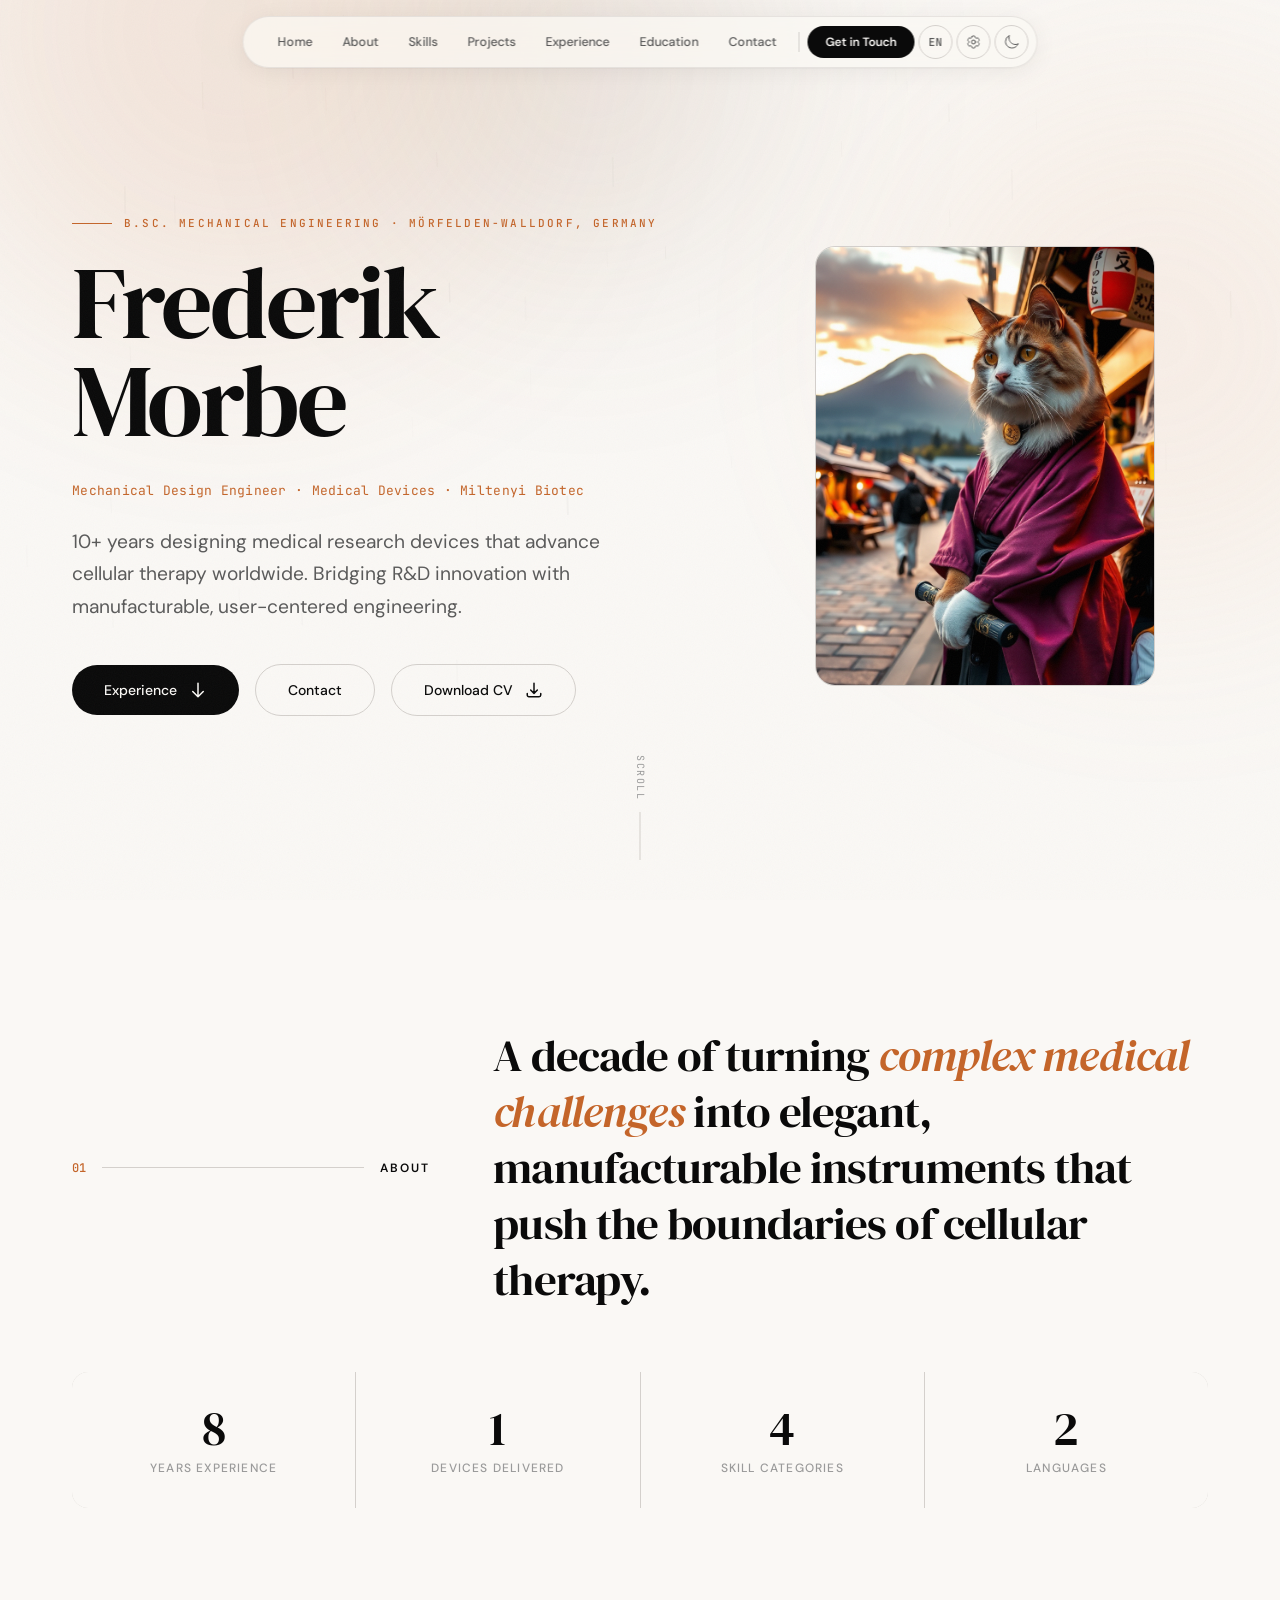
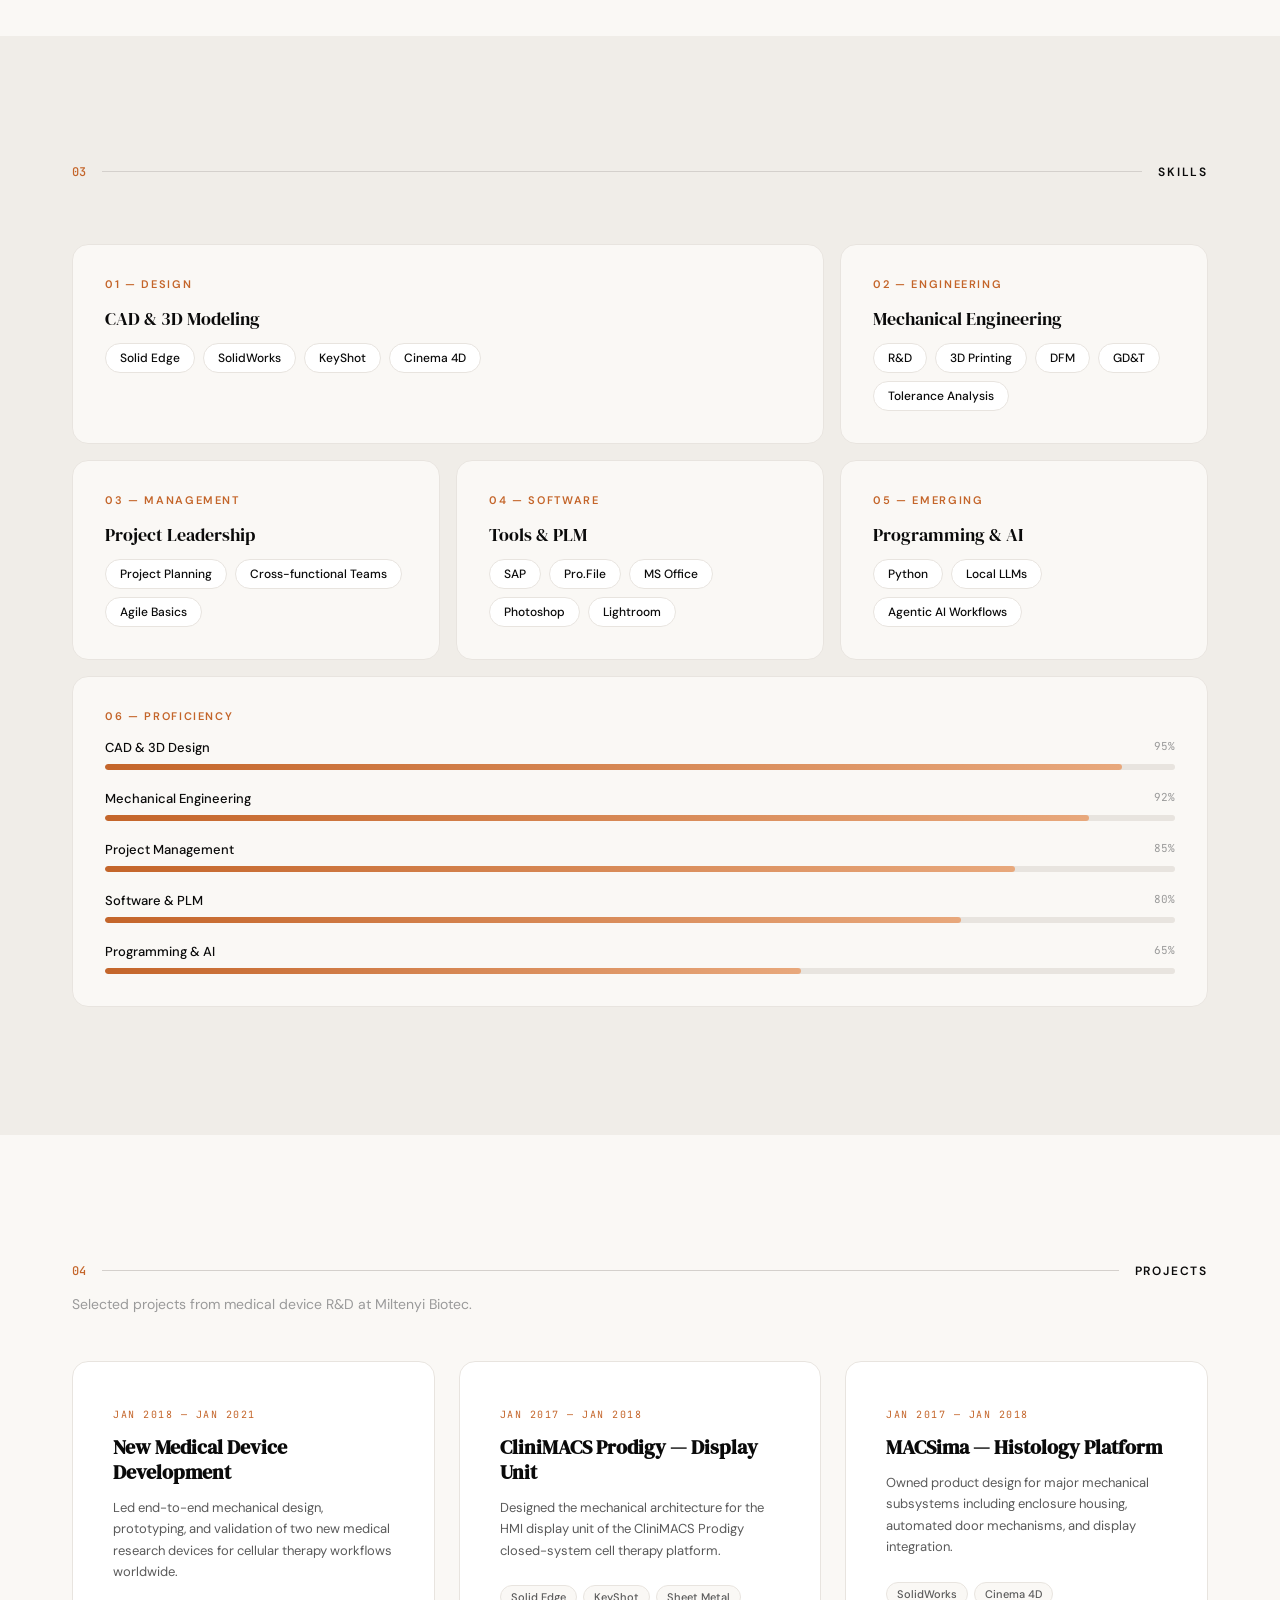
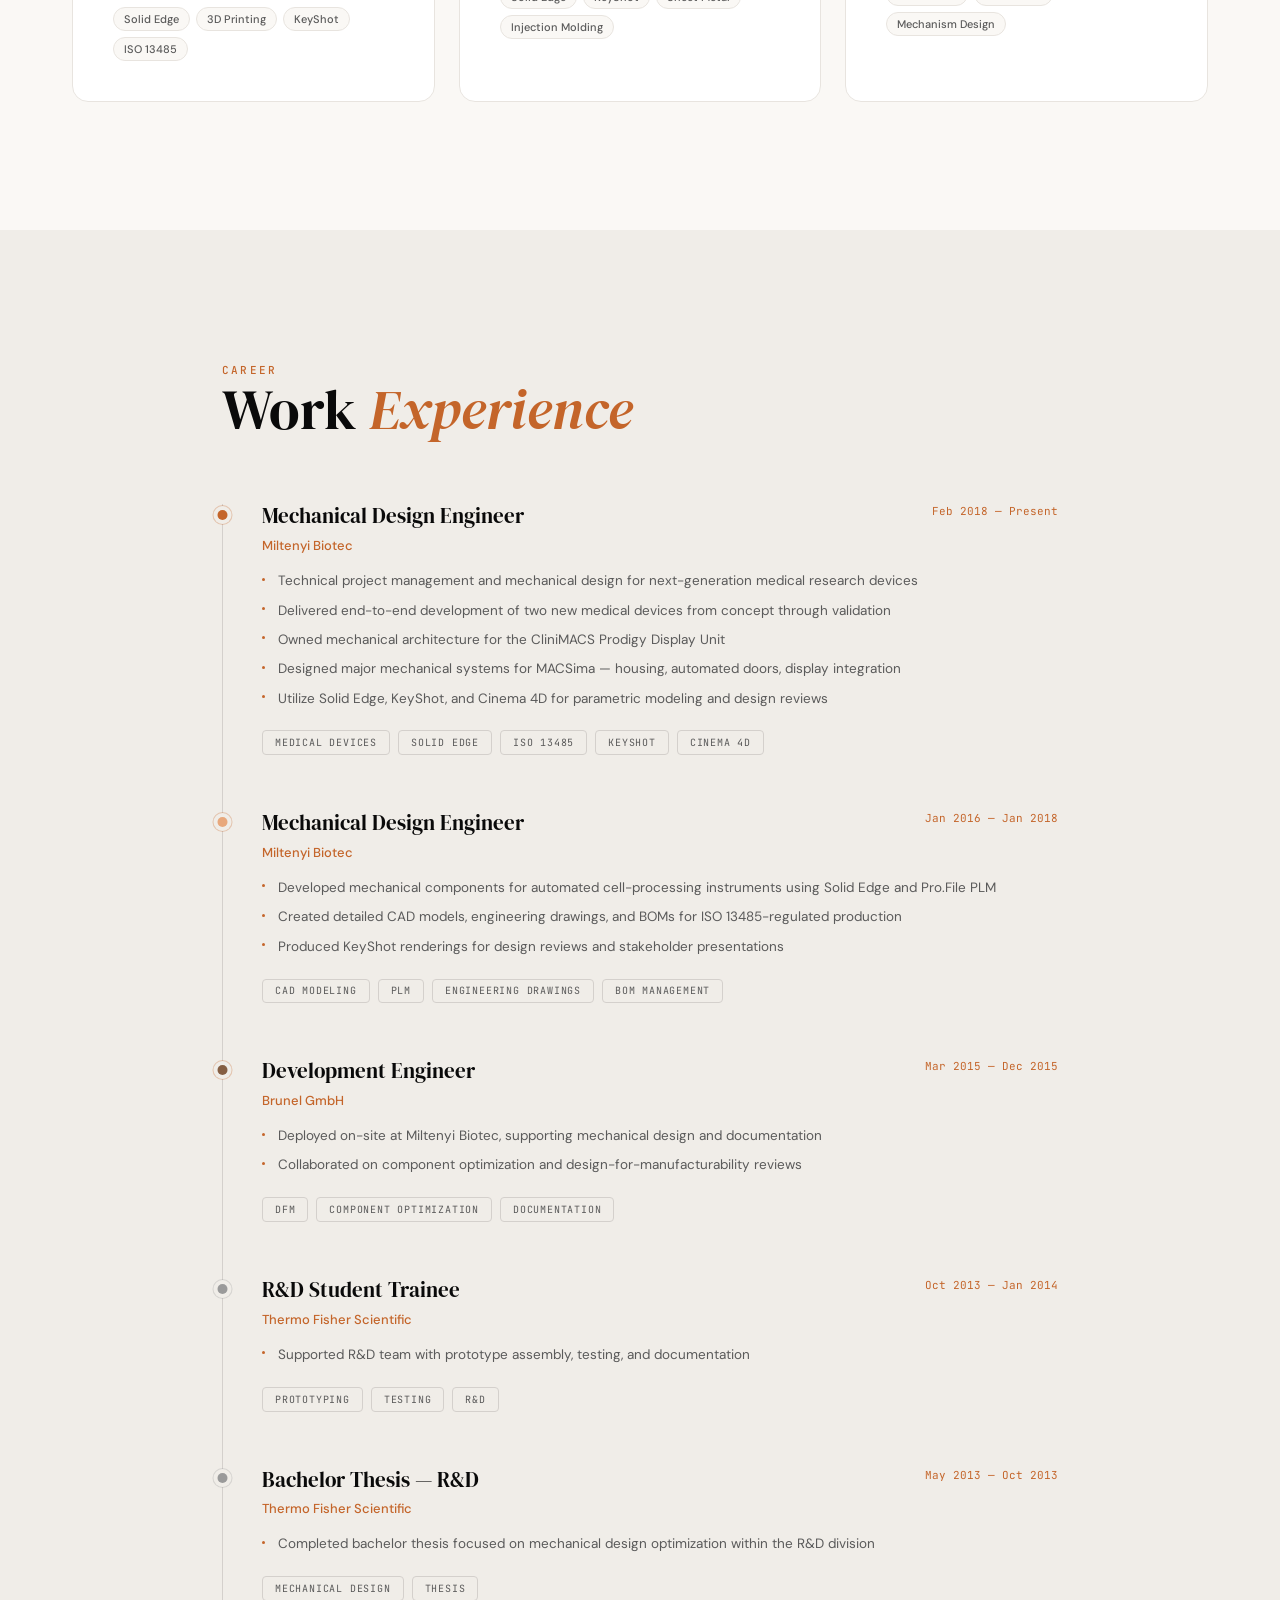
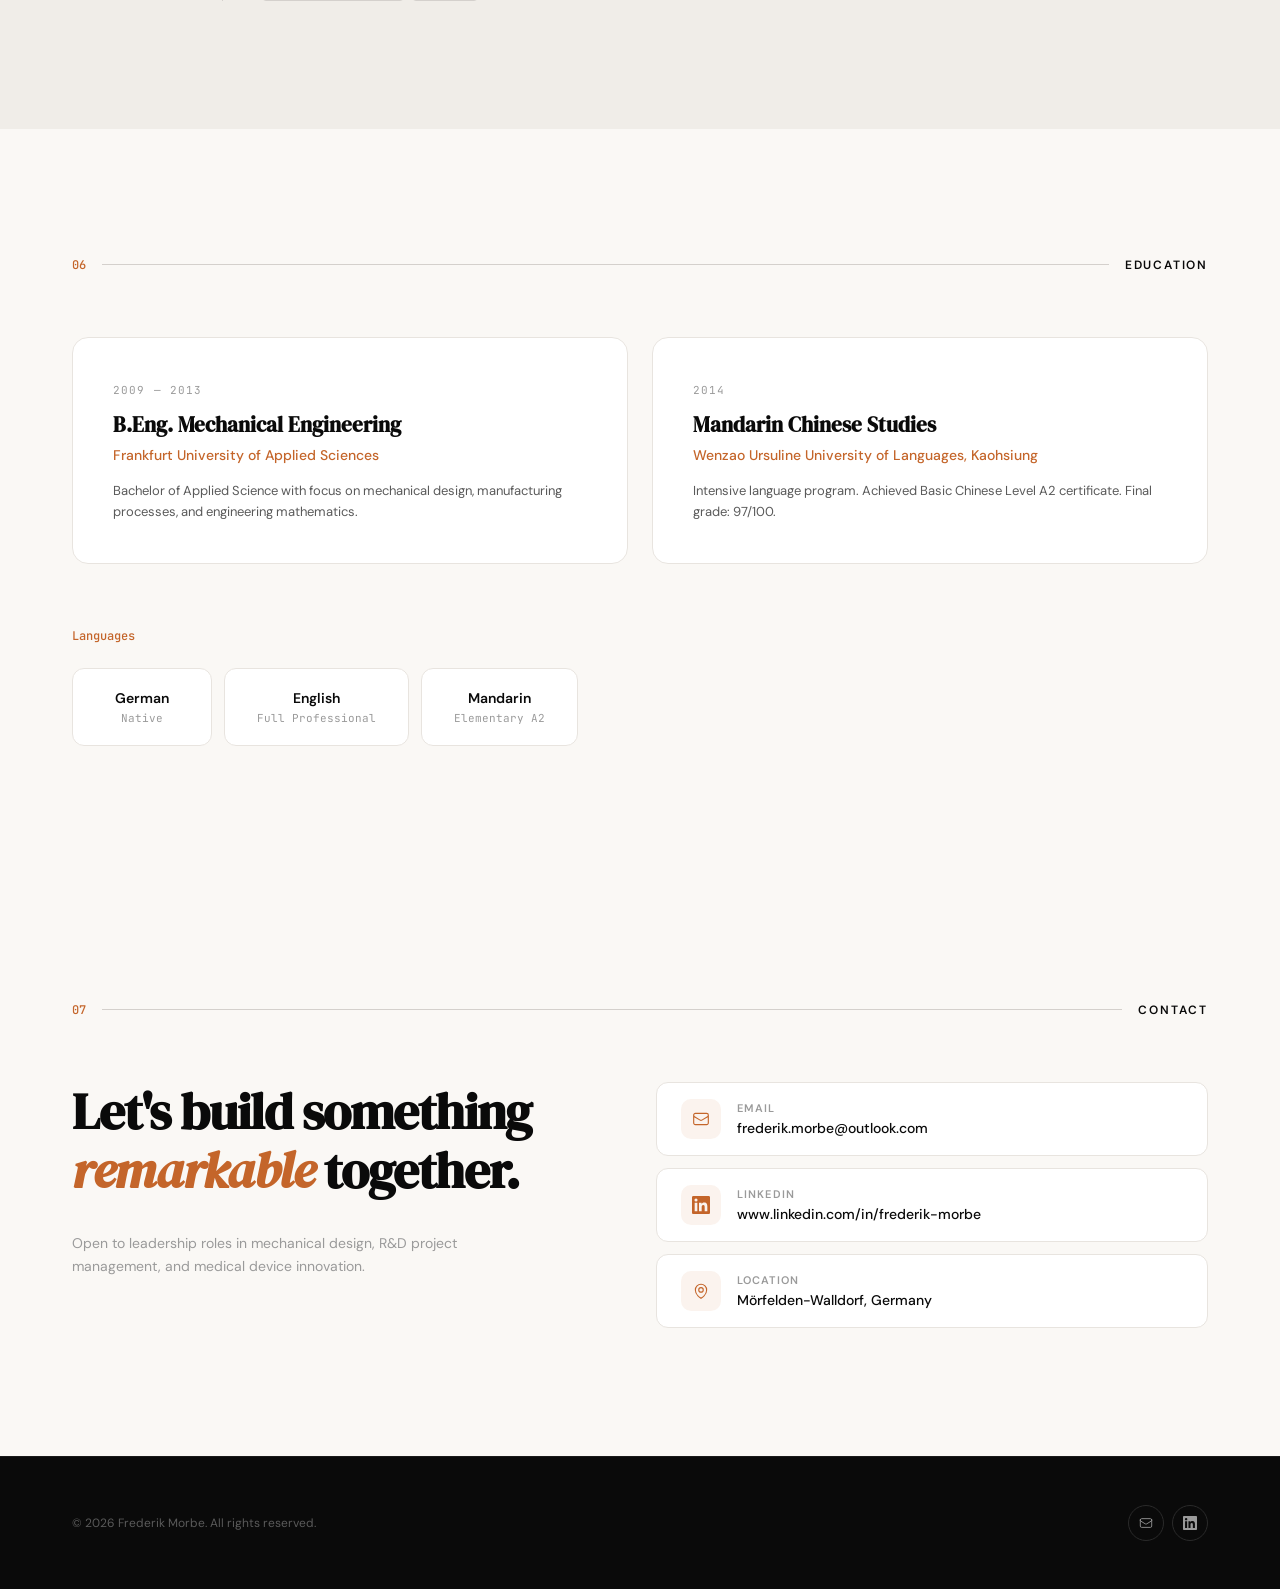
<file: index.html>
<!DOCTYPE html>
<html lang="en">
<head>
<meta charset="UTF-8" />
<meta name="viewport" content="width=device-width, initial-scale=1.0" />
<title>Frederik Morbe — Mechanical Design Engineer</title>
<meta name="description" content="10+ years designing medical research devices that advance cellular therapy worldwide." />
<link rel="preconnect" href="https://fonts.googleapis.com" />
<link rel="preconnect" href="https://fonts.gstatic.com" crossorigin />
<link href="https://fonts.googleapis.com/css2?family=DM+Sans:ital,opsz,wght@0,9..40,300..700;1,9..40,300..700&family=DM+Serif+Display:ital@0;1&family=JetBrains+Mono:wght@400;500&display=swap" rel="stylesheet" />
<link rel="stylesheet" href="css/style.css" />
</head>
<body>

<!-- Noise overlay -->
<div class="noise"></div>

<!-- App container (all sections rendered by JS) -->
<div id="app"></div>

<!-- Translations -->
<script src="js/i18n.js"></script>

<!-- Component scripts -->
<script src="js/components/navbar.js"></script>
<script src="js/components/hero.js"></script>
<script src="js/components/about.js"></script>
<script src="js/components/skills.js"></script>
<script src="js/components/projects.js"></script>
<script src="js/components/experience.js"></script>
<script src="js/components/education.js"></script>
<script src="js/components/contact.js"></script>
<script src="js/components/footer.js"></script>

<!-- Main application -->
<script src="js/main.js"></script>
</body>
</html>
</file>
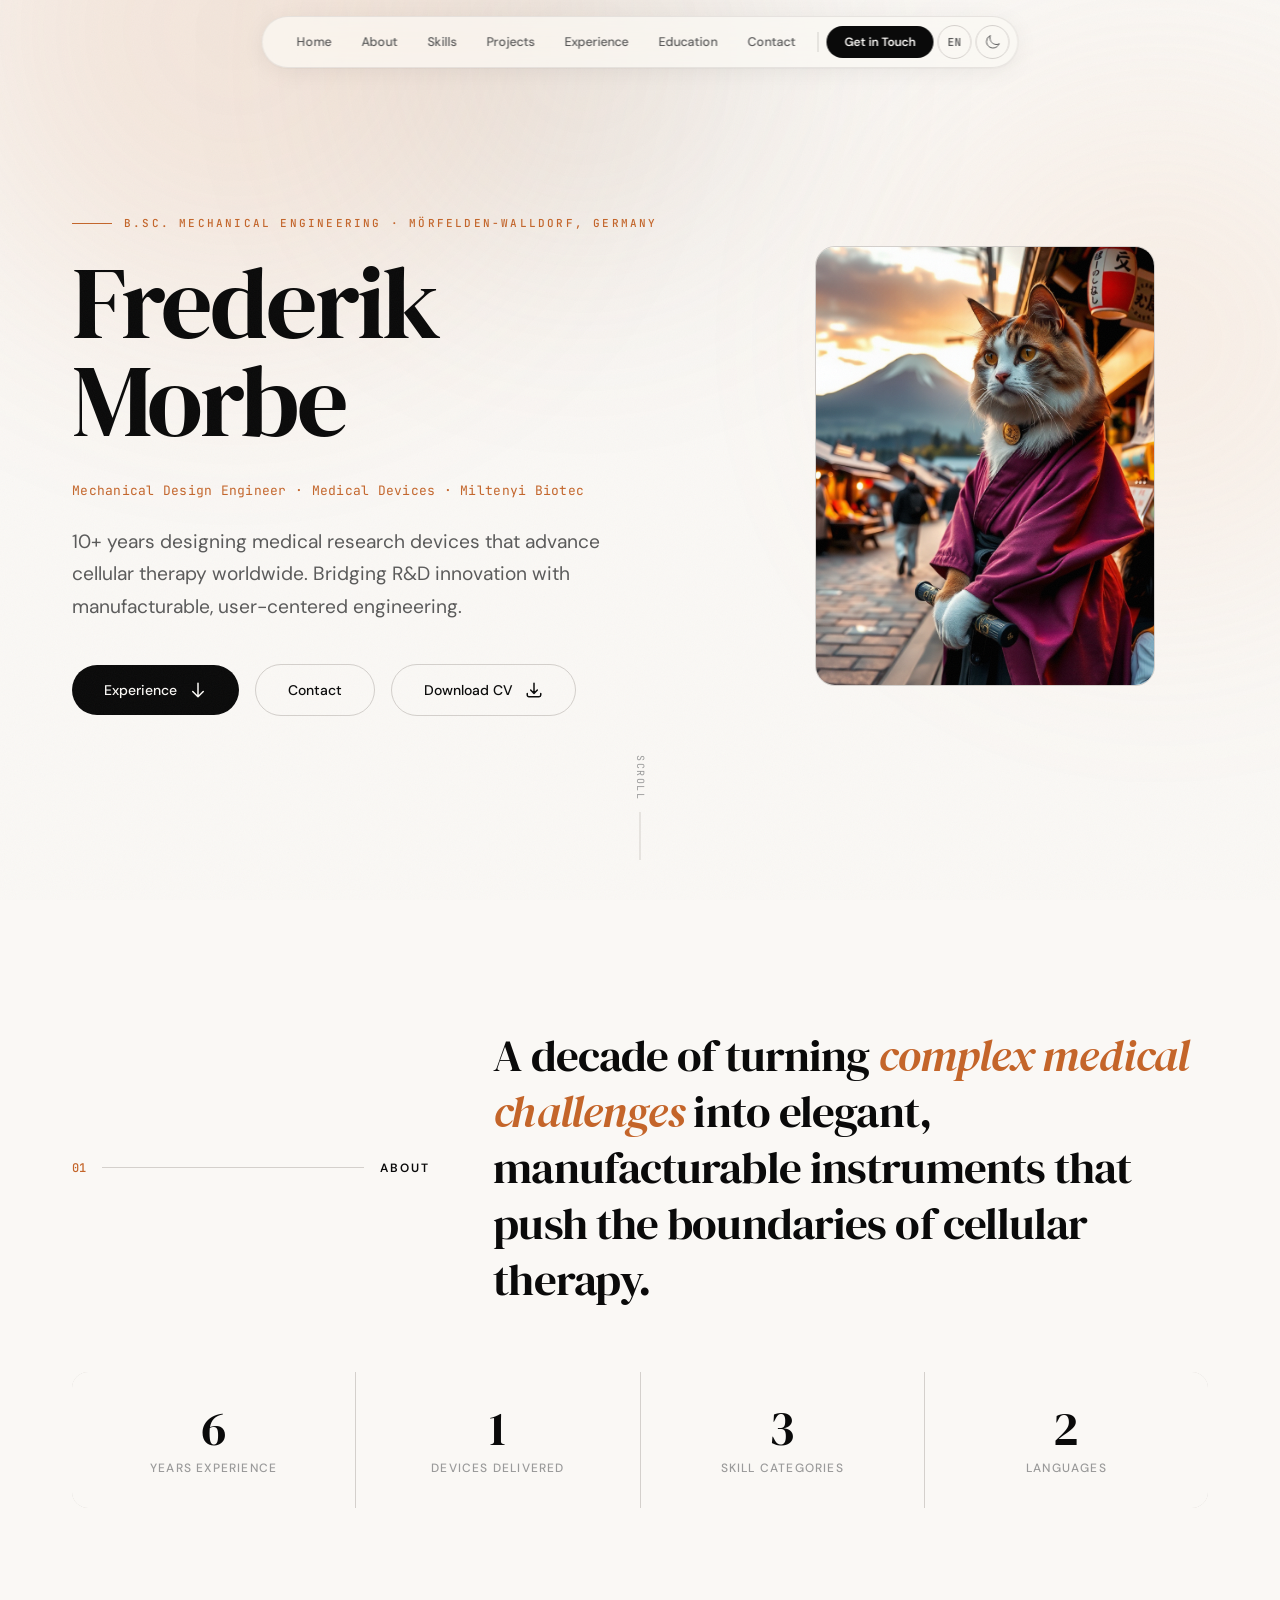
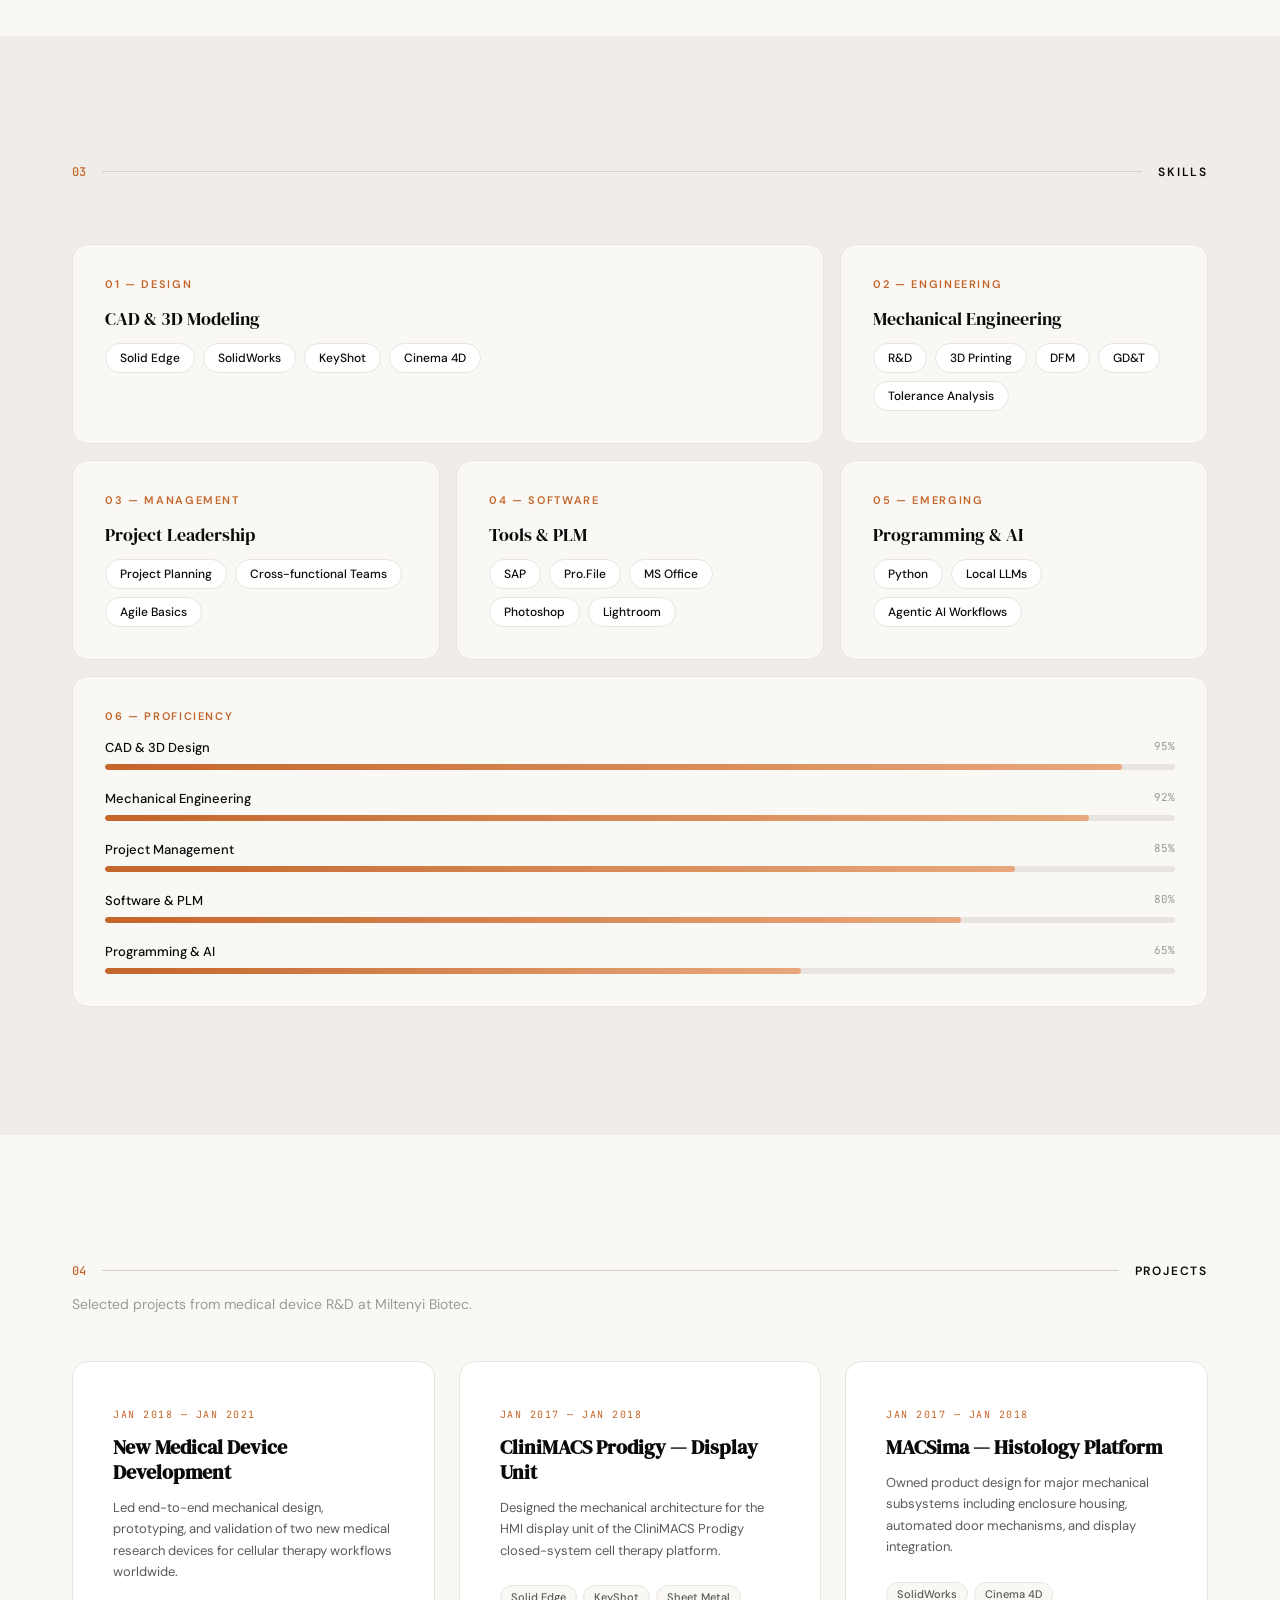
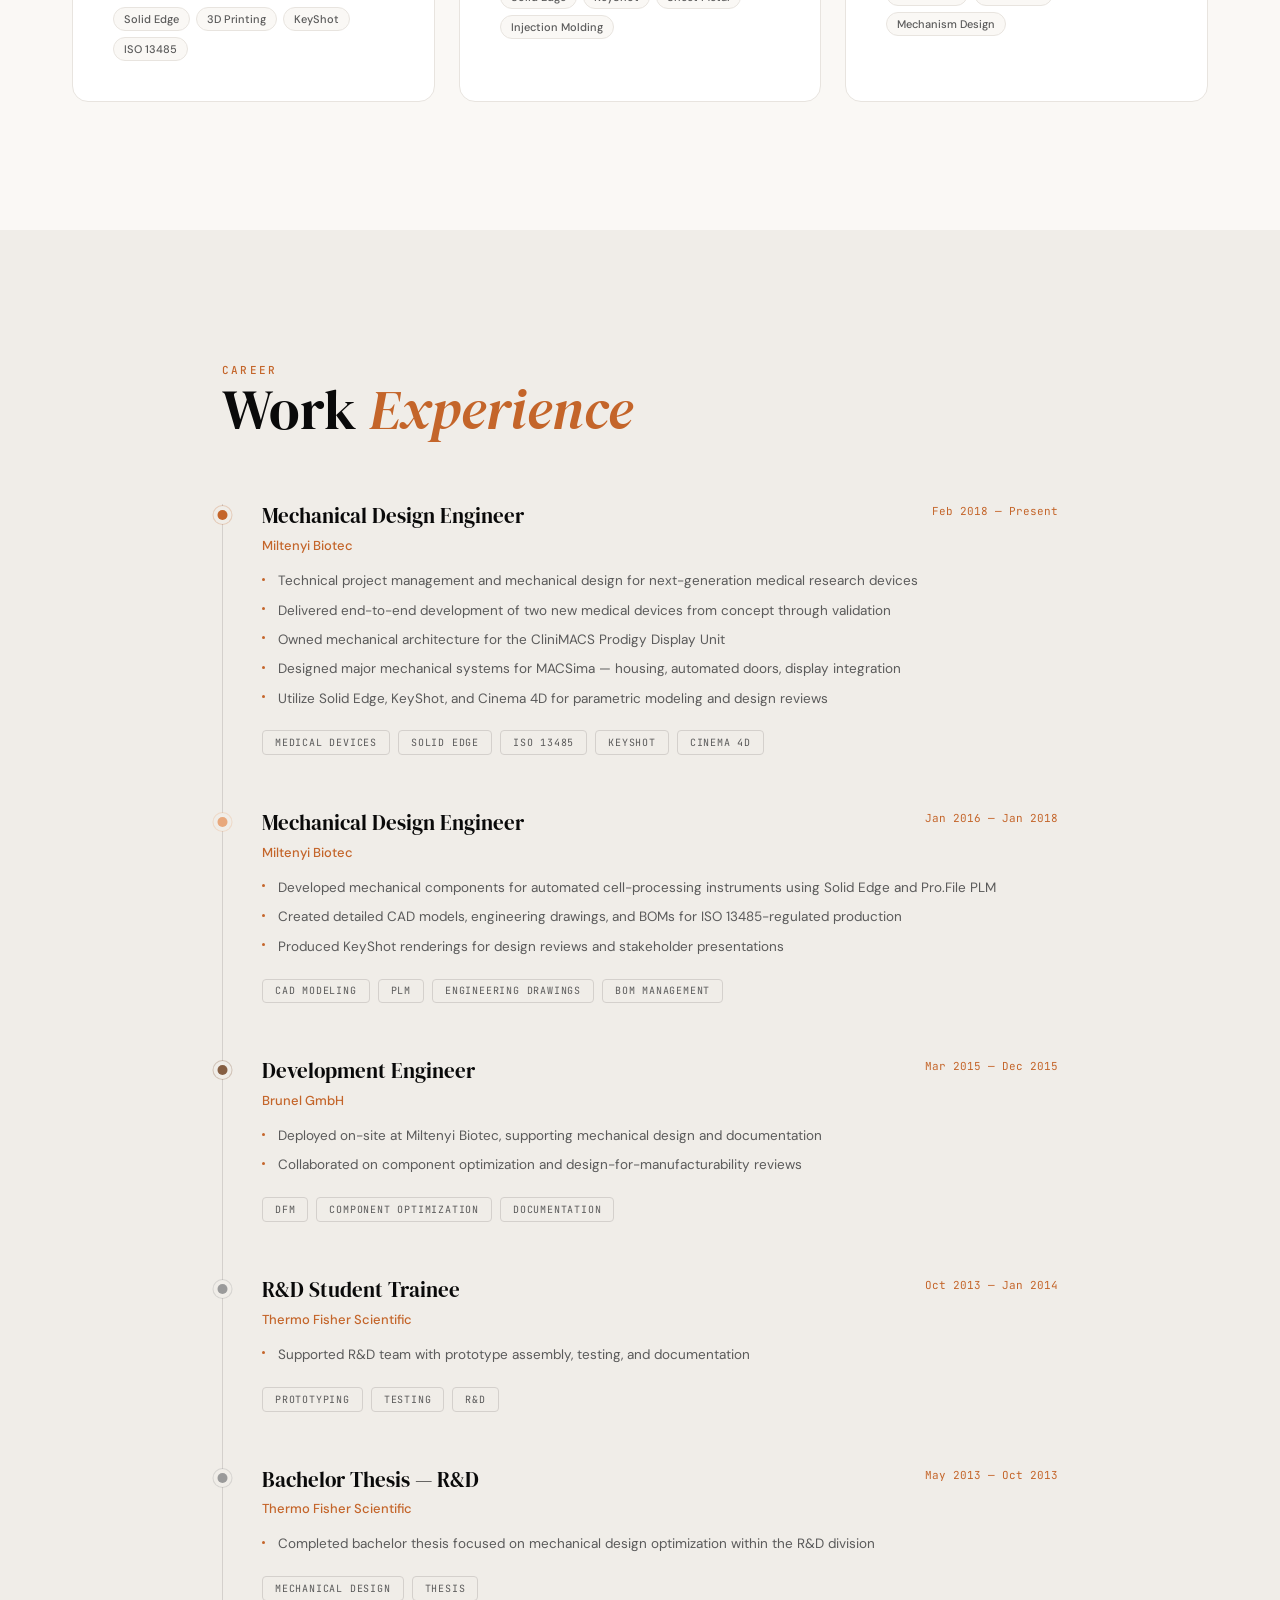
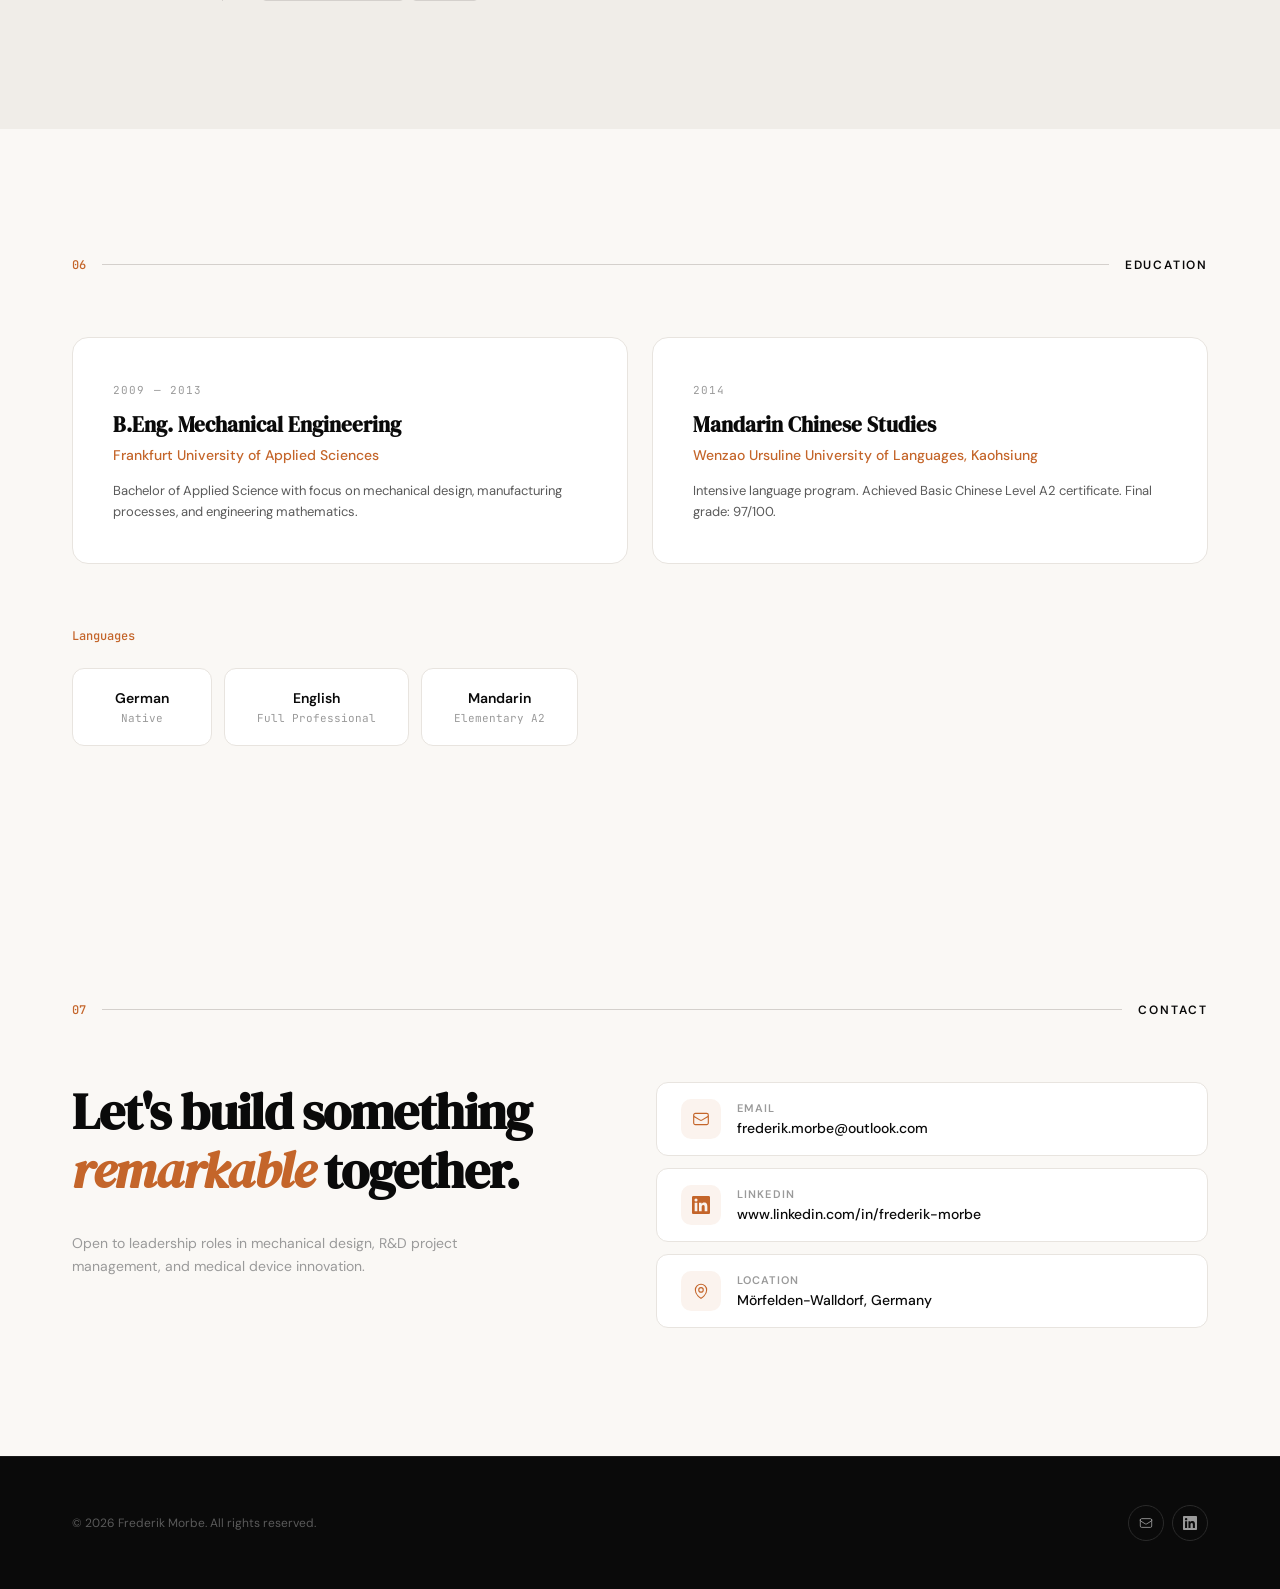
<file: index - Copy (2).html>
<!DOCTYPE html>
<html lang="en">
<head>
<meta charset="UTF-8" />
<meta name="viewport" content="width=device-width, initial-scale=1.0" />
<title>Frederik Morbe — Mechanical Design Engineer</title>
<meta name="description" content="10+ years designing medical research devices that advance cellular therapy worldwide." />
<link rel="preconnect" href="https://fonts.googleapis.com" />
<link rel="preconnect" href="https://fonts.gstatic.com" crossorigin />
<link href="https://fonts.googleapis.com/css2?family=DM+Sans:ital,opsz,wght@0,9..40,300..700;1,9..40,300..700&family=DM+Serif+Display:ital@0;1&family=JetBrains+Mono:wght@400;500&display=swap" rel="stylesheet" />
<style>
/* ============================================================
   EDITORIAL BRUTALIST — PREMIUM RESUME
   Philosophy: Asymmetric grids, kinetic type, living texture,
   scroll-driven choreography, zero templates.
   ============================================================ */

/* ---------- RESET & BASE ---------- */
*, *::before, *::after { margin: 0; padding: 0; box-sizing: border-box; }
::selection { background: #c4652a; color: #fff; }

html {
  scroll-behavior: smooth;
  overflow-x: hidden;
  scrollbar-width: thin;
  scrollbar-color: #c4652a #faf8f5;
}

body {
  font-family: 'DM Sans', ui-sans-serif, system-ui, sans-serif;
  background: #faf8f5;
  color: #0a0a0a;
  overflow-x: hidden;
  -webkit-font-smoothing: antialiased;
  -moz-osx-font-smoothing: grayscale;
}

/* ---------- NOISE TEXTURE OVERLAY ---------- */
.noise {
  position: fixed; inset: 0; z-index: 9999; pointer-events: none;
  opacity: 0.035;
  background-image: url("data:image/svg+xml,%3Csvg viewBox='0 0 256 256' xmlns='http://www.w3.org/2000/svg'%3E%3Cfilter id='n'%3E%3CfeTurbulence type='fractalNoise' baseFrequency='0.9' numOctaves='4' stitchTiles='stitch'/%3E%3C/filter%3E%3Crect width='100%25' height='100%25' filter='url(%23n)'/%3E%3C/svg%3E");
  background-size: 256px 256px;
}

/* ---------- FLOATING NAVBAR ---------- */
.navbar {
  position: fixed;
  top: 1rem;
  left: 50%;
  transform: translateX(-50%);
  z-index: 10000;
  display: flex;
  align-items: center;
  gap: 0.25rem;
  padding: 0.5rem 0.5rem 0.5rem 1.25rem;
  background: rgba(250, 248, 245, 0.75);
  backdrop-filter: blur(20px) saturate(180%);
  -webkit-backdrop-filter: blur(20px) saturate(180%);
  border: 1px solid rgba(212, 208, 204, 0.5);
  border-radius: 100px;
  box-shadow: 0 4px 24px rgba(0,0,0,0.06), 0 1px 2px rgba(0,0,0,0.04);
  transition: background 0.3s, border-color 0.3s;
}
.navbar-links {
  display: flex;
  align-items: center;
  gap: 0.125rem;
  list-style: none;
}
.navbar-links a {
  display: block;
  padding: 0.5rem 0.875rem;
  font-size: 12.5px;
  font-weight: 500;
  color: #5a5a5a;
  text-decoration: none;
  border-radius: 100px;
  transition: color 0.2s, background 0.2s;
}
.navbar-links a:hover {
  color: #0a0a0a;
  background: rgba(0,0,0,0.04);
}
.navbar-divider {
  width: 1px;
  height: 20px;
  background: #d4d0cc;
  margin: 0 0.25rem;
}
.navbar-cta {
  padding: 0.5rem 1.125rem;
  font-size: 12px;
  font-weight: 600;
  color: #faf8f5;
  background: #0a0a0a;
  border: none;
  border-radius: 100px;
  text-decoration: none;
  transition: background 0.2s;
  white-space: nowrap;
}
.navbar-cta:hover { background: #c4652a; }

/* Language Selector */
.lang-selector {
  position: relative;
  flex-shrink: 0;
}
.lang-selector-btn {
  width: 34px; height: 34px;
  border-radius: 50%;
  border: 1px solid #d4d0cc;
  background: transparent;
  display: flex; align-items: center; justify-content: center;
  cursor: pointer;
  transition: all 0.3s;
  color: #5a5a5a;
  font-family: 'JetBrains Mono', monospace;
  font-size: 11px;
  font-weight: 600;
}
.lang-selector-btn:hover {
  border-color: #c4652a;
  color: #c4652a;
}
.lang-dropdown {
  position: absolute;
  top: calc(100% + 8px);
  right: 0;
  background: rgba(250, 248, 245, 0.95);
  backdrop-filter: blur(20px) saturate(180%);
  -webkit-backdrop-filter: blur(20px) saturate(180%);
  border: 1px solid rgba(212, 208, 204, 0.5);
  border-radius: 12px;
  box-shadow: 0 8px 32px rgba(0,0,0,0.08);
  padding: 0.5rem;
  min-width: 140px;
  opacity: 0;
  visibility: hidden;
  transform: translateY(-8px);
  transition: all 0.3s cubic-bezier(0.16,1,0.3,1);
  z-index: 10001;
}
.lang-dropdown.open {
  opacity: 1;
  visibility: visible;
  transform: translateY(0);
}
.lang-dropdown-item {
  display: flex;
  align-items: center;
  gap: 0.75rem;
  padding: 0.625rem 0.875rem;
  font-size: 13px;
  font-weight: 500;
  color: #5a5a5a;
  background: none;
  border: none;
  width: 100%;
  text-align: left;
  cursor: pointer;
  border-radius: 8px;
  transition: all 0.2s;
  font-family: 'DM Sans', sans-serif;
}
.lang-dropdown-item:hover {
  background: rgba(0,0,0,0.04);
  color: #0a0a0a;
}
.lang-dropdown-item.active {
  background: rgba(196,101,42,0.08);
  color: #c4652a;
  font-weight: 600;
}
.lang-dropdown-item .lang-flag {
  font-size: 16px;
  line-height: 1;
}
.lang-dropdown-item .lang-name {
  flex: 1;
}
.lang-dropdown-item .lang-check {
  opacity: 0;
  transition: opacity 0.2s;
}
.lang-dropdown-item.active .lang-check {
  opacity: 1;
}

html.dark .lang-selector-btn {
  border-color: #2a2a2a;
  color: #7a7a7a;
}
html.dark .lang-selector-btn:hover {
  border-color: #c4652a;
  color: #c4652a;
}
html.dark .lang-dropdown {
  background: rgba(26, 26, 26, 0.95);
  border-color: rgba(42, 42, 42, 0.6);
  box-shadow: 0 8px 32px rgba(0,0,0,0.3);
}
html.dark .lang-dropdown-item {
  color: #7a7a7a;
}
html.dark .lang-dropdown-item:hover {
  background: rgba(255,255,255,0.06);
  color: #faf8f5;
}
html.dark .lang-dropdown-item.active {
  background: rgba(196,101,42,0.15);
  color: #c4652a;
}

/* Dark mode toggle */
.dark-toggle {
  width: 34px; height: 34px;
  border-radius: 50%;
  border: 1px solid #d4d0cc;
  background: transparent;
  display: flex; align-items: center; justify-content: center;
  cursor: pointer;
  transition: all 0.3s;
  color: #5a5a5a;
  flex-shrink: 0;
}
.dark-toggle:hover {
  border-color: #c4652a;
  color: #c4652a;
}
.dark-toggle svg { width: 16px; height: 16px; }
.dark-toggle .icon-moon { display: block; }
.dark-toggle .icon-sun { display: none; }

/* ---------- DARK MODE ---------- */
html.dark {
  scrollbar-color: #c4652a #141414;
}
html.dark body {
  background: #141414;
  color: #e8e4df;
}
html.dark .noise { opacity: 0.02; }
html.dark .navbar {
  background: rgba(20, 20, 20, 0.8);
  border-color: rgba(42, 42, 42, 0.6);
  box-shadow: 0 4px 24px rgba(0,0,0,0.3);
}
html.dark .navbar-links a { color: #7a7a7a; }
html.dark .navbar-links a:hover { color: #faf8f5; background: rgba(255,255,255,0.06); }
html.dark .navbar-divider { background: #2a2a2a; }
html.dark .navbar-cta { background: #c4652a; color: #fff; }
html.dark .navbar-cta:hover { background: #e8a87c; }
html.dark .dark-toggle { border-color: #2a2a2a; color: #7a7a7a; }
html.dark .dark-toggle:hover { border-color: #c4652a; color: #c4652a; }
html.dark .dark-toggle .icon-moon { display: none; }
html.dark .dark-toggle .icon-sun { display: block; }

/* Dark mode: hero section */
html.dark .hero-name .word-inner { color: #faf8f5; }
html.dark .hero-description { color: #9a9a9a; }
html.dark .hero-subtitle { color: #c4652a; }
html.dark .hero-label-text { color: #c4652a; }
html.dark .hero-label-line { background: #c4652a; }
html.dark .btn-outline-mag { color: #faf8f5; border-color: #2a2a2a; }
html.dark .btn-outline-mag:hover { border-color: #c4652a; }
html.dark .hero-photo-frame { background: #1f1f1f; border-color: #2a2a2a; }
html.dark .hero-bg-blob { opacity: 0.08; }
html.dark .scroll-indicator-text { color: #5a5a5a; }
html.dark .scroll-indicator-line { background: #2a2a2a; }

/* Dark mode: experience & contact switch to dark */
html.dark .experience-section {
  background: #1a1a1a;
  color: #faf8f5;
}
html.dark .experience-section .timeline::before { background: #2a2a2a; }
html.dark .experience-section .timeline-dot { box-shadow: 0 0 0 4px #1a1a1a, 0 0 0 5px rgba(196,101,42,0.3); }
html.dark .experience-section .timeline-item:nth-child(2) .timeline-dot { box-shadow: 0 0 0 4px #1a1a1a, 0 0 0 5px rgba(232,168,124,0.3); }
html.dark .experience-section .timeline-item:nth-child(3) .timeline-dot { box-shadow: 0 0 0 4px #1a1a1a, 0 0 0 5px rgba(133,94,66,0.3); }
html.dark .experience-section .timeline-item:nth-child(4) .timeline-dot { box-shadow: 0 0 0 4px #1a1a1a, 0 0 0 5px rgba(102,102,102,0.3); }
html.dark .experience-section .timeline-item:nth-child(5) .timeline-dot { box-shadow: 0 0 0 4px #1a1a1a, 0 0 0 5px rgba(102,102,102,0.3); }
html.dark .timeline-bullets li { color: #9a9a9a; }
html.dark .timeline-tag { border-color: #2a2a2a; color: #7a7a7a; }
html.dark .timeline-tag:hover { border-color: rgba(196,101,42,0.4); color: #c4652a; background: rgba(196,101,42,0.08); }

html.dark .contact-section {
  background: #1a1a1a;
  color: #faf8f5;
}
html.dark .contact-header .line { background: #2a2a2a; }
html.dark .contact-header .title { color: #9a9a9a; }
html.dark .contact-link { background: #1f1f1f; border-color: #2a2a2a; color: #faf8f5; }
html.dark .contact-link:hover { border-color: rgba(196,101,42,0.4); background: #242424; }
html.dark .contact-link-icon { background: rgba(196,101,42,0.15); }
html.dark .contact-link-label { color: #7a7a7a; }

html.dark .about-section { background: #141414; }
html.dark .about-section .line { background: #2a2a2a; }
html.dark .bento-stats { background: #2a2a2a; }
html.dark .bento-cell { background: #1a1a1a; }
html.dark .bento-cell:hover { background: #1f1f1f; }
html.dark .bento-number { color: #faf8f5; }
html.dark .bento-label { color: #7a7a7a; }

html.dark .education-section { background: #141414; }
html.dark .edu-header .line { background: #2a2a2a; }
html.dark .edu-card { background: #1a1a1a; border-color: #2a2a2a; }
html.dark .edu-card:hover { border-color: rgba(196,101,42,0.3); box-shadow: 0 20px 60px rgba(0,0,0,0.3); }
html.dark .edu-card-detail { color: #7a7a7a; }
html.dark .lang-pill { background: #1a1a1a; border-color: #2a2a2a; }
html.dark .lang-pill:hover { border-color: rgba(196,101,42,0.3); }
html.dark .lang-pill-level { color: #7a7a7a; }

html.dark .skills-section { background: #1a1a1a; }
html.dark .skills-header .line { background: #2a2a2a; }
html.dark .bento-item { background: #1a1a1a; border-color: #2a2a2a; }
html.dark .bento-item:hover { box-shadow: 0 16px 48px rgba(0,0,0,0.3); }
html.dark .bento-tag { background: #1f1f1f; border-color: #2a2a2a; color: #9a9a9a; }
html.dark .bento-tag:hover { background: #c4652a; border-color: #c4652a; color: #fff; }
html.dark .skill-bar-track { background: #2a2a2a; }
html.dark .skill-bar-fill { background: linear-gradient(90deg, #c4652a, #e8a87c); }

html.dark .projects-section { background: #141414; }
html.dark .proj-header .line { background: #2a2a2a; }
html.dark .proj-desc { color: #7a7a7a; }
html.dark .proj-card { background: #1a1a1a; border-color: #2a2a2a; }
html.dark .proj-card:hover { border-color: rgba(196,101,42,0.3); box-shadow: 0 24px 64px rgba(0,0,0,0.3); }
html.dark .proj-card-desc { color: #7a7a7a; }
html.dark .proj-card-tech span { background: #1f1f1f; border-color: #2a2a2a; color: #7a7a7a; }
html.dark .proj-card:hover .proj-card-tech span { border-color: rgba(196,101,42,0.3); color: #c4652a; }
html.dark .proj-card-arrow { background: #1f1f1f; border-color: #2a2a2a; }

html.dark .footer { background: #1a1a1a; border-top-color: #2a2a2a; }
html.dark .footer-copy { color: #5a5a5a; }
html.dark .footer-social { color: #7a7a7a; border-color: #2a2a2a; }
html.dark .footer-social:hover { border-color: #c4652a; color: #c4652a; }

html.dark .modal-backdrop { background: rgba(0,0,0,0.8); }
html.dark .modal-content { background: #1a1a1a; border-color: #2a2a2a; }
html.dark .modal-close { background: #1f1f1f; border-color: #2a2a2a; }
html.dark .modal-close:hover { border-color: #c4652a; }

/* ---------- TYPOGRAPHY ---------- */
.font-serif { font-family: 'DM Serif Display', Georgia, serif; }
.font-mono { font-family: 'JetBrains Mono', monospace; }
.font-sans { font-family: 'DM Sans', ui-sans-serif, system-ui, sans-serif; }

/* ---------- SCROLL-DRIVEN ANIMATIONS ---------- */
.reveal {
  opacity: 0;
  transform: translateY(60px);
  transition: opacity 0.9s cubic-bezier(0.16,1,0.3,1),
              transform 0.9s cubic-bezier(0.16,1,0.3,1);
}
.reveal.visible {
  opacity: 1;
  transform: translateY(0);
}
.reveal-delay-1 { transition-delay: 0.1s; }
.reveal-delay-2 { transition-delay: 0.2s; }
.reveal-delay-3 { transition-delay: 0.3s; }
.reveal-delay-4 { transition-delay: 0.4s; }
.reveal-delay-5 { transition-delay: 0.5s; }
.reveal-delay-6 { transition-delay: 0.6s; }

.reveal-left {
  opacity: 0;
  transform: translateX(-60px);
  transition: opacity 0.9s cubic-bezier(0.16,1,0.3,1),
              transform 0.9s cubic-bezier(0.16,1,0.3,1);
}
.reveal-left.visible { opacity: 1; transform: translateX(0); }

.reveal-right {
  opacity: 0;
  transform: translateX(60px);
  transition: opacity 0.9s cubic-bezier(0.16,1,0.3,1),
              transform 0.9s cubic-bezier(0.16,1,0.3,1);
}
.reveal-right.visible { opacity: 1; transform: translateX(0); }

.reveal-scale {
  opacity: 0;
  transform: scale(0.9);
  transition: opacity 0.9s cubic-bezier(0.16,1,0.3,1),
              transform 0.9s cubic-bezier(0.16,1,0.3,1);
}
.reveal-scale.visible { opacity: 1; transform: scale(1); }

/* ---------- TEXT REVEAL MASK ---------- */
.text-reveal {
  clip-path: inset(0 100% 0 0);
  transition: clip-path 1s cubic-bezier(0.77, 0, 0.175, 1);
}
.text-reveal.visible { clip-path: inset(0 0% 0 0); }

/* ---------- SPLIT TEXT (chars animate in) ---------- */
.split-char {
  display: inline-block;
  opacity: 0;
  transform: translateY(100%) rotateX(90deg);
  transition: opacity 0.5s, transform 0.6s cubic-bezier(0.16,1,0.3,1);
}
.split-char.visible {
  opacity: 1;
  transform: translateY(0) rotateX(0);
}

/* ============================================================
   HERO SECTION
   ============================================================ */
.hero {
  min-height: 100vh;
  min-height: 100dvh;
  display: flex;
  align-items: center;
  position: relative;
  overflow: hidden;
  padding: 8rem 0 6rem;
}

/* Animated mesh gradient background */
.hero-bg {
  position: absolute; inset: 0; z-index: 0;
  overflow: hidden;
}
.hero-bg-blob {
  position: absolute;
  border-radius: 50%;
  filter: blur(120px);
  opacity: 0.12;
  animation: blobFloat 20s ease-in-out infinite alternate;
}
.hero-bg-blob:nth-child(1) {
  width: 600px; height: 600px;
  background: #c4652a;
  top: -30%; left: -5%;
  animation-delay: 0s;
}
.hero-bg-blob:nth-child(2) {
  width: 500px; height: 500px;
  background: #e8a87c;
  top: 10%; right: -10%;
  animation-delay: -7s;
  animation-duration: 25s;
}
.hero-bg-blob:nth-child(3) {
  width: 400px; height: 400px;
  background: #855e42;
  top: -15%; left: 30%;
  animation-delay: -14s;
  animation-duration: 22s;
}
@keyframes blobFloat {
  0% { transform: translate(0, 0) scale(1); }
  33% { transform: translate(30px, -50px) scale(1.05); }
  66% { transform: translate(-20px, 20px) scale(0.95); }
  100% { transform: translate(10px, -30px) scale(1.02); }
}

.hero-content {
  position: relative; z-index: 1;
  max-width: 1200px;
  margin: 0 auto;
  padding: 0 2rem;
  width: 100%;
}

/* Editorial grid */
.hero-grid {
  display: grid;
  grid-template-columns: 1fr;
  gap: 3rem;
}
@media (min-width: 768px) {
  .hero-grid {
    grid-template-columns: 7fr 5fr;
    gap: 4rem;
  }
}

.hero-left { display: flex; flex-direction: column; justify-content: center; }

/* Oversized label */
.hero-label {
  display: inline-flex; align-items: center; gap: 0.75rem;
  margin-bottom: 1.5rem;
}
.hero-label-line {
  width: 40px; height: 1.5px; background: #c4652a;
}
.hero-label-text {
  font-family: 'JetBrains Mono', monospace;
  font-size: 11px; font-weight: 500;
  text-transform: uppercase;
  letter-spacing: 0.2em;
  color: #c4652a;
}

/* Giant name */
.hero-name {
  font-family: 'DM Serif Display', Georgia, serif;
  font-size: clamp(3rem, 8vw, 7rem);
  font-weight: 400;
  line-height: 0.95;
  letter-spacing: -0.03em;
  color: #0a0a0a;
  margin-bottom: 2rem;
}
.hero-name .word {
  display: block;
  overflow: hidden;
}
.hero-name .word-inner {
  display: block;
  transform: translateY(110%);
  transition: transform 1.2s cubic-bezier(0.77, 0, 0.175, 1);
}
.hero-name .word-inner.visible {
  transform: translateY(0);
}

.hero-subtitle {
  font-family: 'JetBrains Mono', monospace;
  font-size: 13px;
  font-weight: 400;
  color: #c4652a;
  letter-spacing: 0.02em;
  margin-bottom: 1.5rem;
  line-height: 1.6;
}

.hero-description {
  font-size: clamp(1rem, 1.5vw, 1.2rem);
  line-height: 1.7;
  color: #5a5a5a;
  max-width: 540px;
  margin-bottom: 2.5rem;
}

/* CTA Row */
.hero-ctas {
  display: flex; flex-wrap: wrap; gap: 1rem; align-items: center;
}

.btn-magnetic {
  position: relative;
  display: inline-flex; align-items: center; gap: 0.75rem;
  padding: 1rem 2rem;
  font-family: 'DM Sans', sans-serif;
  font-size: 14px; font-weight: 500;
  text-decoration: none;
  border-radius: 100px;
  transition: transform 0.3s cubic-bezier(0.16,1,0.3,1);
  overflow: hidden;
  border: none;
}
.btn-magnetic span { position: relative; z-index: 1; transition: color 0.3s; }
.btn-magnetic svg { width: 18px; height: 18px; position: relative; z-index: 1; transition: transform 0.3s; }

.btn-primary-mag {
  background: #0a0a0a; color: #faf8f5;
}
.btn-primary-mag:hover { background: #c4652a; }
.btn-primary-mag:hover svg { transform: translateX(4px); }

.btn-outline-mag {
  background: transparent; color: #0a0a0a;
  border: 1.5px solid #d4d0cc;
}
.btn-outline-mag:hover { border-color: #0a0a0a; }

/* Hero right: visual */
.hero-right {
  display: flex; align-items: center; justify-content: center;
  position: relative;
}

.hero-photo-wrap {
  position: relative;
  width: 280px; height: 360px;
}
@media (min-width: 768px) {
  .hero-photo-wrap { width: 340px; height: 440px; }
}

.hero-photo-frame {
  position: absolute; inset: 0;
  border-radius: 20px;
  overflow: hidden;
  background: #e8e4df;
  border: 1.5px solid #d4d0cc;
}
.hero-photo-frame img, .hero-photo-frame svg {
  width: 100%; height: 100%; object-fit: cover;
  transition: transform 6s cubic-bezier(0.16,1,0.3,1);
}
.hero-photo-wrap:hover .hero-photo-frame img {
  transform: scale(1.06);
}

/* Glass Overlay */
.photo-glass {
  position: absolute;
  bottom: 0; left: 0; right: 0;
  padding: 3rem 1.5rem 1.5rem;
  background: linear-gradient(transparent, rgba(0,0,0,0.6));
  color: #fff;
  z-index: 2;
  opacity: 0;
  transform: translateY(16px);
  transition: opacity 0.6s ease, transform 0.6s cubic-bezier(0.16,1,0.3,1);
  pointer-events: none;
}
.hero-photo-wrap:hover .photo-glass {
  opacity: 1;
  transform: translateY(0);
}
.photo-glass h3 {
  font-family: 'DM Serif Display', serif;
  font-size: 1.25rem;
  line-height: 1.2;
}
.photo-glass p {
  font-size: 12px;
  color: rgba(255,255,255,0.7);
  margin-top: 0.25rem;
}

/* Scroll indicator */
.scroll-indicator {
  position: absolute;
  bottom: 2.5rem; left: 50%; transform: translateX(-50%);
  display: flex; flex-direction: column; align-items: center; gap: 0.75rem;
}
.scroll-indicator-text {
  font-family: 'JetBrains Mono', monospace;
  font-size: 10px; text-transform: uppercase;
  letter-spacing: 0.15em; color: #9a9a9a;
  writing-mode: vertical-rl;
}
.scroll-indicator-line {
  width: 1px; height: 48px; background: #d4d0cc;
  position: relative; overflow: hidden;
}
.scroll-indicator-line::after {
  content: '';
  position: absolute; top: -100%; left: 0;
  width: 100%; height: 40%;
  background: #c4652a;
  animation: scrollDown 2s ease-in-out infinite;
}
@keyframes scrollDown {
  0% { top: -40%; }
  100% { top: 100%; }
}

/* ============================================================
   MARQUEE STRIP
   ============================================================ */
.marquee-strip {
  padding: 1.5rem 0;
  background: #0a0a0a;
  overflow: hidden;
  position: relative;
}
.marquee-track {
  display: flex;
  animation: marquee 30s linear infinite;
  width: max-content;
}
@keyframes marquee {
  0% { transform: translateX(0); }
  100% { transform: translateX(-50%); }
}
.marquee-item {
  display: flex; align-items: center; gap: 2rem;
  padding: 0 2rem; white-space: nowrap;
}
.marquee-text {
  font-family: 'DM Serif Display', serif;
  font-size: clamp(1.2rem, 2.5vw, 2rem);
  color: #faf8f5;
  font-style: italic;
}
.marquee-dot {
  width: 8px; height: 8px; border-radius: 50%;
  background: #c4652a; flex-shrink: 0;
}

/* ============================================================
   ABOUT SECTION
   ============================================================ */
.about {
  padding: 8rem 0;
  position: relative;
}
.about-container {
  max-width: 1200px; margin: 0 auto; padding: 0 2rem;
}

.about-header {
  display: grid;
  grid-template-columns: 1fr;
  gap: 2rem;
  margin-bottom: 4rem;
}
@media (min-width: 768px) {
  .about-header {
    grid-template-columns: 1fr 2fr;
    gap: 4rem;
  }
}

.about-section-label {
  display: flex; align-items: center; gap: 1rem;
}
.about-section-label .num {
  font-family: 'JetBrains Mono', monospace;
  font-size: 12px; font-weight: 500; color: #c4652a;
}
.about-section-label .line {
  flex: 1; height: 1px; background: #d4d0cc;
}
.about-section-label .title {
  font-size: 12px; font-weight: 600; text-transform: uppercase;
  letter-spacing: 0.15em;
}

.about-big-text {
  font-family: 'DM Serif Display', serif;
  font-size: clamp(1.8rem, 3.5vw, 3rem);
  line-height: 1.25;
  letter-spacing: -0.02em;
}
.about-big-text .highlight {
  color: #c4652a;
  font-style: italic;
}

/* Bento Grid Stats */
.bento-stats {
  display: grid;
  grid-template-columns: repeat(2, 1fr);
  gap: 1px;
  background: #d4d0cc;
  border-radius: 16px;
  overflow: hidden;
  margin-top: 3rem;
}
@media (min-width: 640px) {
  .bento-stats { grid-template-columns: repeat(4, 1fr); }
}
.bento-cell {
  background: #faf8f5;
  padding: 2rem 1.5rem;
  text-align: center;
  transition: background 0.3s;
}
.bento-cell:hover { background: #f0ede8; }
.bento-number {
  font-family: 'DM Serif Display', serif;
  font-size: clamp(2rem, 4vw, 3rem);
  line-height: 1;
  color: #0a0a0a;
  transition: color 0.3s;
}
.bento-cell:hover .bento-number { color: #c4652a; }
.bento-label {
  margin-top: 0.5rem;
  font-size: 12px; font-weight: 500;
  text-transform: uppercase;
  letter-spacing: 0.1em;
  color: #9a9a9a;
}

/* ============================================================
   EXPERIENCE — VERTICAL TIMELINE
   ============================================================ */
.experience-section {
  padding: 8rem 0;
  background: #f0ede8;
  color: #0a0a0a;
  position: relative;
}

.experience-container {
  max-width: 900px; margin: 0 auto; padding: 0 2rem;
}

.exp-header {
  margin-bottom: 4rem;
}
.exp-label {
  font-family: 'JetBrains Mono', monospace;
  font-size: 11px; font-weight: 500;
  text-transform: uppercase;
  letter-spacing: 0.2em;
  color: #c4652a;
  margin-bottom: 1rem;
}
.exp-title {
  font-family: 'DM Serif Display', serif;
  font-size: clamp(2.5rem, 5vw, 3.5rem);
  font-weight: 400;
  line-height: 1.1;
}
.exp-title .italic {
  font-style: italic;
  color: #c4652a;
}

/* Timeline */
.timeline {
  position: relative;
  padding-left: 2.5rem;
}
.timeline::before {
  content: '';
  position: absolute;
  left: 0; top: 0;
  width: 1px; height: 100%;
  background: #d4d0cc;
}

.timeline-item {
  position: relative;
  padding-bottom: 3.5rem;
}
.timeline-item:last-child { padding-bottom: 0; }

/* Timeline dot */
.timeline-dot {
  position: absolute;
  left: -2.5rem; top: 0.35rem;
  width: 10px; height: 10px;
  border-radius: 50%;
  background: #c4652a;
  transform: translateX(-4.5px);
  box-shadow: 0 0 0 4px #f0ede8, 0 0 0 5px rgba(196,101,42,0.25);
}
.timeline-item:nth-child(2) .timeline-dot { background: #e8a87c; box-shadow: 0 0 0 4px #f0ede8, 0 0 0 5px rgba(232,168,124,0.3); }
.timeline-item:nth-child(3) .timeline-dot { background: #855e42; box-shadow: 0 0 0 4px #f0ede8, 0 0 0 5px rgba(133,94,66,0.3); }
.timeline-item:nth-child(4) .timeline-dot { background: #9a9a9a; box-shadow: 0 0 0 4px #f0ede8, 0 0 0 5px rgba(154,154,154,0.3); }
.timeline-item:nth-child(5) .timeline-dot { background: #9a9a9a; box-shadow: 0 0 0 4px #f0ede8, 0 0 0 5px rgba(154,154,154,0.3); }

.timeline-header {
  display: flex;
  justify-content: space-between;
  align-items: flex-start;
  gap: 1rem;
  flex-wrap: wrap;
  margin-bottom: 0.5rem;
}
.timeline-role {
  font-family: 'DM Serif Display', serif;
  font-size: 1.3rem;
  font-weight: 400;
  line-height: 1.2;
}
.timeline-period {
  font-family: 'JetBrains Mono', monospace;
  font-size: 11px;
  color: #c4652a;
  white-space: nowrap;
}
.timeline-company {
  font-size: 13px;
  color: #c4652a;
  font-weight: 500;
  margin-bottom: 1rem;
}

.timeline-bullets {
  list-style: none;
  margin-bottom: 1.25rem;
}
.timeline-bullets li {
  font-size: 13.5px;
  line-height: 1.7;
  color: #5a5a5a;
  padding-left: 1rem;
  position: relative;
  margin-bottom: 0.4rem;
}
.timeline-bullets li::before {
  content: '';
  position: absolute;
  left: 0; top: 0.55em;
  width: 3px; height: 3px;
  border-radius: 50%;
  background: #c4652a;
}

.timeline-tags {
  display: flex;
  flex-wrap: wrap;
  gap: 0.5rem;
}
.timeline-tag {
  padding: 0.3rem 0.75rem;
  font-family: 'JetBrains Mono', monospace;
  font-size: 10px;
  text-transform: uppercase;
  letter-spacing: 0.08em;
  color: #5a5a5a;
  border: 1px solid #d4d0cc;
  border-radius: 4px;
  transition: all 0.3s;
}
.timeline-tag:hover {
  border-color: #c4652a;
  color: #c4652a;
  background: rgba(196,101,42,0.05);
}

/* ============================================================
   EDUCATION — SPLIT PANEL
   ============================================================ */
.education-section {
  padding: 8rem 0;
  position: relative;
}
.education-container {
  max-width: 1200px; margin: 0 auto; padding: 0 2rem;
}

.edu-header {
  display: flex; align-items: center; gap: 1rem;
  margin-bottom: 4rem;
}
.edu-header .num {
  font-family: 'JetBrains Mono', monospace;
  font-size: 12px; font-weight: 500; color: #c4652a;
}
.edu-header .line {
  flex: 1; height: 1px; background: #d4d0cc;
}
.edu-header .title {
  font-size: 12px; font-weight: 600; text-transform: uppercase;
  letter-spacing: 0.15em;
}

.edu-grid {
  display: grid;
  gap: 1.5rem;
  grid-template-columns: 1fr;
}
@media (min-width: 768px) {
  .edu-grid { grid-template-columns: 1fr 1fr; }
}

.edu-card {
  position: relative;
  padding: 2.5rem;
  background: #ffffff;
  border: 1px solid #e8e4df;
  border-radius: 16px;
  transition: all 0.4s cubic-bezier(0.16,1,0.3,1);
  overflow: hidden;
}
.edu-card::before {
  content: '';
  position: absolute; top: 0; left: 0;
  width: 100%; height: 3px;
  background: linear-gradient(90deg, #c4652a, #e8a87c);
  transform: scaleX(0);
  transform-origin: left;
  transition: transform 0.5s cubic-bezier(0.16,1,0.3,1);
}
.edu-card:hover::before { transform: scaleX(1); }
.edu-card:hover {
  border-color: rgba(196,101,42,0.3);
  transform: translateY(-4px);
  box-shadow: 0 20px 60px rgba(0,0,0,0.06);
}
.edu-card-year {
  font-family: 'JetBrains Mono', monospace;
  font-size: 11px; color: #9a9a9a;
  text-transform: uppercase;
  letter-spacing: 0.1em;
}
.edu-card-degree {
  font-family: 'DM Serif Display', serif;
  font-size: 1.3rem;
  margin-top: 0.75rem;
  line-height: 1.3;
}
.edu-card-school {
  font-size: 14px; color: #c4652a;
  margin-top: 0.5rem; font-weight: 500;
}
.edu-card-detail {
  font-size: 13px; line-height: 1.65;
  color: #5a5a5a; margin-top: 1rem;
}

/* Languages */
.lang-section {
  margin-top: 4rem;
}
.lang-pills {
  display: flex; flex-wrap: wrap; gap: 0.75rem;
}
.lang-pill {
  display: flex; flex-direction: column; align-items: center;
  padding: 1.25rem 2rem;
  background: #fff;
  border: 1px solid #e8e4df;
  border-radius: 12px;
  min-width: 140px;
  transition: all 0.3s;
}
.lang-pill:hover {
  border-color: rgba(196,101,42,0.3);
  transform: translateY(-2px);
}
.lang-pill-name {
  font-weight: 600; font-size: 14px;
}
.lang-pill-level {
  font-size: 11px; color: #9a9a9a;
  margin-top: 0.25rem;
  font-family: 'JetBrains Mono', monospace;
}

/* ============================================================
   SKILLS — BENTO GRID
   ============================================================ */
.skills-section {
  padding: 8rem 0;
  background: #f0ede8;
}
.skills-container {
  max-width: 1200px; margin: 0 auto; padding: 0 2rem;
}

.skills-header {
  display: flex; align-items: center; gap: 1rem;
  margin-bottom: 4rem;
}
.skills-header .num {
  font-family: 'JetBrains Mono', monospace;
  font-size: 12px; font-weight: 500; color: #c4652a;
}
.skills-header .line {
  flex: 1; height: 1px; background: #d4d0cc;
}
.skills-header .title {
  font-size: 12px; font-weight: 600; text-transform: uppercase;
  letter-spacing: 0.15em;
}

/* Bento Grid Layout */
.bento-grid {
  display: grid;
  gap: 1rem;
  grid-template-columns: 1fr;
}
@media (min-width: 640px) {
  .bento-grid { grid-template-columns: repeat(2, 1fr); }
}
@media (min-width: 1024px) {
  .bento-grid {
    grid-template-columns: repeat(3, 1fr);
    grid-template-rows: auto;
  }
  /* Make first card span 2 cols */
  .bento-item:nth-child(1) { grid-column: span 2; }
  /* Make proficiency bars span 3 cols on desktop */
  .bento-item:nth-child(6) { grid-column: span 3; }
}

.bento-item {
  padding: 2rem;
  background: #faf8f5;
  border: 1px solid #e8e4df;
  border-radius: 16px;
  transition: all 0.4s cubic-bezier(0.16,1,0.3,1);
  position: relative;
  overflow: hidden;
}
.bento-item::after {
  content: '';
  position: absolute; inset: 0;
  border-radius: 16px;
  border: 1.5px solid transparent;
  transition: border-color 0.3s;
  pointer-events: none;
}
.bento-item:hover {
  transform: translateY(-4px);
  box-shadow: 0 16px 48px rgba(0,0,0,0.06);
}
.bento-item:hover::after { border-color: rgba(196,101,42,0.3); }

.bento-item-label {
  font-size: 11px; font-weight: 600;
  text-transform: uppercase;
  letter-spacing: 0.15em;
  color: #c4652a;
  margin-bottom: 1rem;
}

.bento-item-title {
  font-family: 'DM Serif Display', serif;
  font-size: 1.1rem;
  margin-bottom: 0.75rem;
}

.bento-tags {
  display: flex; flex-wrap: wrap; gap: 0.5rem;
}
.bento-tag {
  padding: 0.375rem 0.875rem;
  background: #fff;
  border: 1px solid #e8e4df;
  border-radius: 100px;
  font-size: 12px; font-weight: 500;
  transition: all 0.3s;
}
.bento-tag:hover {
  background: #c4652a;
  border-color: #c4652a;
  color: #fff;
}

/* Proficiency bars in bento */
.skill-bar-item {
  margin-bottom: 1.25rem;
}
.skill-bar-item:last-child { margin-bottom: 0; }
.skill-bar-header {
  display: flex; justify-content: space-between;
  margin-bottom: 0.5rem;
}
.skill-bar-name {
  font-size: 13px; font-weight: 500;
}
.skill-bar-pct {
  font-family: 'JetBrains Mono', monospace;
  font-size: 11px; color: #9a9a9a;
}
.skill-bar-track {
  width: 100%; height: 6px;
  background: #e8e4df;
  border-radius: 9999px;
  overflow: hidden;
}
.skill-bar-fill {
  height: 100%;
  background: linear-gradient(90deg, #c4652a, #e8a87c);
  border-radius: 9999px;
  width: 0;
  transition: width 1.5s cubic-bezier(0.16,1,0.3,1);
}

/* ============================================================
   PROJECTS — CARDS WITH TILT
   ============================================================ */
.projects-section {
  padding: 8rem 0;
  position: relative;
}
.projects-container {
  max-width: 1200px; margin: 0 auto; padding: 0 2rem;
}

.proj-header {
  display: flex; align-items: center; gap: 1rem;
  margin-bottom: 1rem;
}
.proj-header .num {
  font-family: 'JetBrains Mono', monospace;
  font-size: 12px; font-weight: 500; color: #c4652a;
}
.proj-header .line {
  flex: 1; height: 1px; background: #d4d0cc;
}
.proj-header .title {
  font-size: 12px; font-weight: 600; text-transform: uppercase;
  letter-spacing: 0.15em;
}

.proj-desc {
  font-size: 14px; color: #9a9a9a;
  margin-bottom: 3rem;
}

.proj-grid {
  display: grid;
  gap: 1.5rem;
  grid-template-columns: 1fr;
}
@media (min-width: 768px) {
  .proj-grid { grid-template-columns: repeat(2, 1fr); }
}
@media (min-width: 1024px) {
  .proj-grid { grid-template-columns: repeat(3, 1fr); }
}

.proj-card {
  position: relative;
  padding: 2.5rem;
  background: #fff;
  border: 1px solid #e8e4df;
  border-radius: 16px;
  cursor: pointer;
  transition: all 0.4s cubic-bezier(0.16,1,0.3,1);
  transform-style: preserve-3d;
  perspective: 800px;
}
.proj-card:hover {
  border-color: rgba(196,101,42,0.3);
  box-shadow: 0 24px 64px rgba(0,0,0,0.08);
}
.proj-card-period {
  font-family: 'JetBrains Mono', monospace;
  font-size: 10px; color: #c4652a;
  text-transform: uppercase;
  letter-spacing: 0.15em;
}
.proj-card-title {
  font-family: 'DM Serif Display', serif;
  font-size: 1.25rem;
  margin-top: 0.75rem;
  line-height: 1.25;
  transition: color 0.3s;
}
.proj-card:hover .proj-card-title { color: #c4652a; }
.proj-card-desc {
  font-size: 13px; line-height: 1.65;
  color: #5a5a5a; margin-top: 0.75rem;
}
.proj-card-tech {
  display: flex; flex-wrap: wrap; gap: 0.375rem;
  margin-top: 1.5rem;
}
.proj-card-tech span {
  padding: 0.25rem 0.625rem;
  background: #faf8f5;
  border: 1px solid #e8e4df;
  border-radius: 100px;
  font-size: 11px; font-weight: 500;
  color: #5a5a5a;
  transition: all 0.3s;
}
.proj-card:hover .proj-card-tech span {
  border-color: rgba(196,101,42,0.3);
  color: #c4652a;
}

/* Arrow that appears on hover */
.proj-card-arrow {
  position: absolute;
  top: 2rem; right: 2rem;
  width: 36px; height: 36px;
  border-radius: 50%;
  background: #faf8f5;
  border: 1px solid #e8e4df;
  display: flex; align-items: center; justify-content: center;
  opacity: 0;
  transform: translate(-8px, 8px);
  transition: all 0.4s cubic-bezier(0.16,1,0.3,1);
}
.proj-card:hover .proj-card-arrow {
  opacity: 1;
  transform: translate(0, 0);
}
.proj-card-arrow svg { width: 16px; height: 16px; color: #c4652a; }

/* ============================================================
   PROJECT MODAL
   ============================================================ */
.modal-backdrop {
  position: fixed; inset: 0; z-index: 5000;
  background: rgba(10,10,10,0.6);
  backdrop-filter: blur(8px);
  display: flex; align-items: center; justify-content: center;
  padding: 2rem;
  opacity: 0; pointer-events: none;
  transition: opacity 0.4s;
}
.modal-backdrop.open { opacity: 1; pointer-events: auto; }
.modal-content {
  position: relative;
  max-width: 600px; width: 100%;
  padding: 3rem;
  background: #faf8f5;
  border: 1px solid #e8e4df;
  border-radius: 20px;
  max-height: 85vh;
  overflow-y: auto;
  transform: translateY(30px) scale(0.95);
  transition: transform 0.4s cubic-bezier(0.16,1,0.3,1);
}
.modal-backdrop.open .modal-content {
  transform: translateY(0) scale(1);
}
.modal-close {
  position: absolute; top: 1.5rem; right: 1.5rem;
  width: 36px; height: 36px; border-radius: 50%;
  border: 1px solid #e8e4df;
  background: #fff;
  display: flex; align-items: center; justify-content: center;
  cursor: pointer; transition: all 0.3s;
}
.modal-close:hover { border-color: #c4652a; }
.modal-close svg { width: 16px; height: 16px; }

/* ============================================================
   CONTACT — EDITORIAL
   ============================================================ */
.contact-section {
  padding: 8rem 0;
  background: #faf8f5;
  color: #0a0a0a;
  position: relative;
}
.contact-container {
  max-width: 1200px; margin: 0 auto; padding: 0 2rem;
  position: relative; z-index: 1;
}

.contact-header {
  display: flex; align-items: center; gap: 1rem;
  margin-bottom: 4rem;
}
.contact-header .num {
  font-family: 'JetBrains Mono', monospace;
  font-size: 12px; font-weight: 500; color: #c4652a;
}
.contact-header .line {
  flex: 1; height: 1px; background: #d4d0cc;
}
.contact-header .title {
  font-size: 12px; font-weight: 600; text-transform: uppercase;
  letter-spacing: 0.15em;
}

.contact-grid {
  display: grid;
  gap: 2rem;
  grid-template-columns: 1fr;
}
@media (min-width: 768px) {
  .contact-grid { grid-template-columns: 1fr 1fr; }
}

.contact-big {
  font-family: 'DM Serif Display', serif;
  font-size: clamp(2rem, 4vw, 3.5rem);
  line-height: 1.15;
  letter-spacing: -0.02em;
  margin-bottom: 2rem;
}
.contact-big .italic-accent {
  font-style: italic;
  color: #c4652a;
}

.contact-links {
  display: flex; flex-direction: column; gap: 0.75rem;
}
.contact-link {
  display: flex; align-items: center; gap: 1rem;
  padding: 1rem 1.5rem;
  background: #fff;
  border: 1px solid #e8e4df;
  border-radius: 12px;
  text-decoration: none;
  color: #0a0a0a;
  transition: all 0.3s;
}
.contact-link:hover {
  border-color: rgba(196,101,42,0.4);
  background: rgba(196,101,42,0.03);
  transform: translateX(8px);
}
.contact-link-icon {
  width: 40px; height: 40px;
  border-radius: 10px;
  background: rgba(196,101,42,0.08);
  display: flex; align-items: center; justify-content: center;
  flex-shrink: 0;
}
.contact-link-icon svg { width: 18px; height: 18px; color: #c4652a; }
.contact-link-label {
  font-size: 11px; font-weight: 600;
  text-transform: uppercase;
  letter-spacing: 0.1em;
  color: #9a9a9a;
}
.contact-link-value {
  font-size: 14px; font-weight: 500;
  margin-top: 0.25rem;
}

/* ============================================================
   FOOTER
   ============================================================ */
.footer {
  padding: 3rem 0;
  background: #0a0a0a;
  border-top: 1px solid #1a1a1a;
}
.footer-container {
  max-width: 1200px; margin: 0 auto; padding: 0 2rem;
  display: flex; align-items: center; justify-content: space-between;
}
.footer-copy {
  font-size: 12px; color: #5a5a5a;
}
.footer-socials {
  display: flex; gap: 0.5rem;
}
.footer-social {
  width: 36px; height: 36px; border-radius: 50%;
  border: 1px solid #2a2a2a;
  display: flex; align-items: center; justify-content: center;
  text-decoration: none;
  color: #9a9a9a;
  transition: all 0.3s;
}
.footer-social:hover {
  border-color: #c4652a;
  color: #c4652a;
}
.footer-social svg { width: 14px; height: 14px; }

/* ============================================================
   RESPONSIVE
   ============================================================ */
@media (max-width: 768px) {
  .hero { padding: 5rem 0 4rem; }
  .scroll-indicator { display: none; }
  section { padding-top: 4rem; padding-bottom: 4rem; }
  .bento-grid { grid-template-columns: 1fr !important; }
  .bento-item { grid-column: span 1 !important; }
  .proj-grid { grid-template-columns: 1fr; }
  .contact-grid { grid-template-columns: 1fr; }
}

/* ============================================================
   PRINT
   ============================================================ */
@media print {
  *, *::before, *::after { animation: none !important; transition: none !important; }
  .noise, .scroll-indicator, .marquee-strip, .modal-backdrop { display: none !important; }
  body { background: white; color: black; font-size: 10pt; }
  section { min-height: auto !important; padding: 1.5rem 0 !important; }
  .experience-section, .contact-section { background: white !important; color: black !important; }
  .hero-bg { display: none; }
  .btn-magnetic { border: 1px solid #ccc; }
  .reveal, .reveal.visible { opacity: 1 !important; transform: none !important; }
  .skill-bar-fill { transition: none !important; }
}
</style>
</head>
<body>

<!-- Noise overlay -->
<div class="noise"></div>

<!-- Floating Navbar -->
<nav class="navbar" id="navbar">
  <ul class="navbar-links">
    <li><a href="#hero" data-i18n="nav_home">Home</a></li>
    <li><a href="#about" data-i18n="nav_about">About</a></li>
    <li><a href="#skills" data-i18n="nav_skills">Skills</a></li>
    <li><a href="#projects" data-i18n="nav_projects">Projects</a></li>
    <li><a href="#experience" data-i18n="nav_experience">Experience</a></li>
    <li><a href="#education" data-i18n="nav_education">Education</a></li>
    <li><a href="#contact" data-i18n="nav_contact">Contact</a></li>
  </ul>
  <span class="navbar-divider"></span>
  <a href="#contact" class="navbar-cta" data-i18n="nav_get_in_touch">Get in Touch</a>
  <!-- Language Selector -->
  <div class="lang-selector">
    <button class="lang-selector-btn" id="langSelectorBtn" aria-label="Select language">
      <span id="langSelectorFlag">EN</span>
    </button>
    <div class="lang-dropdown" id="langDropdown">
      <button class="lang-dropdown-item active" data-lang="en" id="langItemEn">
        <span class="lang-flag">🇬🇧</span>
        <span class="lang-name">English</span>
        <span class="lang-check">✓</span>
      </button>
      <button class="lang-dropdown-item" data-lang="de" id="langItemDe">
        <span class="lang-flag">🇩🇪</span>
        <span class="lang-name">Deutsch</span>
        <span class="lang-check">✓</span>
      </button>
      <button class="lang-dropdown-item" data-lang="zh-TW" id="langItemZh">
        <span class="lang-flag">🇹🇼</span>
        <span class="lang-name">中文</span>
        <span class="lang-check">✓</span>
      </button>
    </div>
  </div>
  <button class="dark-toggle" id="darkToggle" aria-label="Toggle dark mode">
    <svg class="icon-moon" fill="none" viewBox="0 0 24 24" stroke="currentColor" stroke-width="1.5"><path stroke-linecap="round" stroke-linejoin="round" d="M21.752 15.002A9.718 9.718 0 0118 15.75c-5.385 0-9.75-4.365-9.75-9.75 0-1.33.266-2.597.748-3.752A9.753 9.753 0 003 11.25C3 16.635 7.365 21 12.75 21a9.753 9.753 0 009.002-5.998z" /></svg>
    <svg class="icon-sun" fill="none" viewBox="0 0 24 24" stroke="currentColor" stroke-width="1.5"><path stroke-linecap="round" stroke-linejoin="round" d="M12 3v2.25m6.364.386l-1.591 1.591M21 12h-2.25m-.386 6.364l-1.591-1.591M12 18.75V21m-4.773-4.227l-1.591 1.591M5.25 12H3m4.227-4.773L5.636 5.636M15.75 12a3.75 3.75 0 11-7.5 0 3.75 3.75 0 017.5 0z" /></svg>
  </button>
</nav>

<!-- ============================================================
     HERO
     ============================================================ -->
<section class="hero" id="hero">
  <!-- Animated background blobs -->
  <div class="hero-bg" aria-hidden="true">
    <div class="hero-bg-blob"></div>
    <div class="hero-bg-blob"></div>
    <div class="hero-bg-blob"></div>
  </div>

  <div class="hero-content">
    <div class="hero-grid">
      <!-- Left -->
      <div class="hero-left">
        <div class="hero-label reveal">
          <span class="hero-label-line"></span>
          <span class="hero-label-text" data-i18n="hero_label">B.Sc. Mechanical Engineering · Mörfelden-Walldorf, Germany</span>
        </div>

        <h1 class="hero-name">
          <span class="word"><span class="word-inner" id="word1">Frederik</span></span>
          <span class="word"><span class="word-inner" id="word2">Morbe</span></span>
        </h1>

        <p class="hero-subtitle reveal reveal-delay-1" data-i18n="hero_subtitle">
          Mechanical Design Engineer · Medical Devices · Miltenyi Biotec
        </p>

        <p class="hero-description reveal reveal-delay-2" data-i18n="hero_description">
          10+ years designing medical research devices that advance cellular therapy worldwide. Bridging R&D innovation with manufacturable, user-centered engineering.
        </p>

        <div class="hero-ctas reveal reveal-delay-3">
          <a href="#experience" class="btn-magnetic btn-primary-mag" data-hover>
            <span data-i18n="hero_btn_experience">Experience</span>
            <svg fill="none" viewBox="0 0 24 24" stroke="currentColor" stroke-width="2"><path stroke-linecap="round" stroke-linejoin="round" d="M19 14l-7 7m0 0l-7-7m7 7V3" /></svg>
          </a>
          <a href="#contact" class="btn-magnetic btn-outline-mag" data-hover>
            <span data-i18n="hero_btn_contact">Contact</span>
          </a>
          <a href="CV_Frederik_Morbe.pdf" download class="btn-magnetic btn-outline-mag" data-hover>
            <span data-i18n="hero_btn_download">Download CV</span>
            <svg fill="none" viewBox="0 0 24 24" stroke="currentColor" stroke-width="2"><path stroke-linecap="round" stroke-linejoin="round" d="M3 16.5v2.25A2.25 2.25 0 005.25 21h13.5A2.25 2.25 0 0021 18.75V16.5M16.5 12L12 16.5m0 0L7.5 12m4.5 4.5V3" /></svg>
          </a>
        </div>
      </div>

      <!-- Right -->
      <div class="hero-right reveal reveal-delay-4">
        <div class="hero-photo-wrap">
          <div class="hero-photo-frame">
            <img src="placeholder.jpg" alt="Profile photo" />
            <div class="photo-glass">
              <h3 data-i18n="photo_glass_name">Frederik Morbe</h3>
              <p data-i18n="photo_glass_role">Mechanical Design Engineer</p>
            </div>
          </div>
        </div>
      </div>
    </div>
  </div>

  <!-- Scroll indicator -->
  <div class="scroll-indicator" aria-hidden="true">
    <span class="scroll-indicator-text" data-i18n="scroll_indicator">Scroll</span>
    <div class="scroll-indicator-line"></div>
  </div>
</section>

<!-- ============================================================
     ABOUT
     ============================================================ -->
<section class="about" id="about">
  <div class="about-container">
    <div class="about-header">
      <div class="about-section-label reveal">
        <span class="num">01</span>
        <span class="line"></span>
        <span class="title" data-i18n="about_label">About</span>
      </div>
      <p class="about-big-text reveal reveal-delay-1">
        <span data-i18n="about_text_1">A decade of turning </span><span class="highlight" data-i18n="about_text_highlight">complex medical challenges</span><span data-i18n="about_text_2"> into elegant, manufacturable instruments that push the boundaries of cellular therapy.</span>
      </p>
    </div>

    <div class="bento-stats">
      <div class="bento-cell reveal reveal-delay-1">
        <div class="bento-number" data-count="10">0</div>
        <div class="bento-label" data-i18n="stat_years">Years Experience</div>
      </div>
      <div class="bento-cell reveal reveal-delay-2">
        <div class="bento-number" data-count="2">0</div>
        <div class="bento-label" data-i18n="stat_devices">Devices Delivered</div>
      </div>
      <div class="bento-cell reveal reveal-delay-3">
        <div class="bento-number" data-count="5">0</div>
        <div class="bento-label" data-i18n="stat_skills">Skill Categories</div>
      </div>
      <div class="bento-cell reveal reveal-delay-4">
        <div class="bento-number" data-count="3">0</div>
        <div class="bento-label" data-i18n="stat_languages">Languages</div>
      </div>
    </div>
  </div>
</section>

<!-- ============================================================
     SKILLS — BENTO GRID
     ============================================================ -->
<section class="skills-section" id="skills">
  <div class="skills-container">
    <div class="skills-header reveal">
      <span class="num">03</span>
      <span class="line"></span>
      <span class="title" data-i18n="skills_label">Skills</span>
    </div>

    <div class="bento-grid">
      <!-- Item 1: CAD (spans 2 cols on desktop) -->
      <div class="bento-item reveal reveal-delay-1">
        <div class="bento-item-label" data-i18n="skill_01_label">01 — Design</div>
        <div class="bento-item-title" data-i18n="skill_01_title">CAD & 3D Modeling</div>
        <div class="bento-tags">
          <span class="bento-tag" data-hover>Solid Edge</span>
          <span class="bento-tag" data-hover>SolidWorks</span>
          <span class="bento-tag" data-hover>KeyShot</span>
          <span class="bento-tag" data-hover>Cinema 4D</span>
        </div>
      </div>
      <!-- Item 2 -->
      <div class="bento-item reveal reveal-delay-2">
        <div class="bento-item-label" data-i18n="skill_02_label">02 — Engineering</div>
        <div class="bento-item-title" data-i18n="skill_02_title">Mechanical Engineering</div>
        <div class="bento-tags">
          <span class="bento-tag" data-hover data-i18n="skill_tag_rd">R&D</span>
          <span class="bento-tag" data-hover data-i18n="skill_tag_3d_printing">3D Printing</span>
          <span class="bento-tag" data-hover data-i18n="skill_tag_dfm">DFM</span>
          <span class="bento-tag" data-hover data-i18n="skill_tag_gdt">GD&T</span>
          <span class="bento-tag" data-hover data-i18n="skill_tag_tolerance">Tolerance Analysis</span>
        </div>
      </div>
      <!-- Item 3 -->
      <div class="bento-item reveal reveal-delay-3">
        <div class="bento-item-label" data-i18n="skill_03_label">03 — Management</div>
        <div class="bento-item-title" data-i18n="skill_03_title">Project Leadership</div>
        <div class="bento-tags">
          <span class="bento-tag" data-hover data-i18n="skill_tag_project_planning">Project Planning</span>
          <span class="bento-tag" data-hover data-i18n="skill_tag_cross_functional">Cross-functional Teams</span>
          <span class="bento-tag" data-hover data-i18n="skill_tag_agile">Agile Basics</span>
        </div>
      </div>
      <!-- Item 4 -->
      <div class="bento-item reveal reveal-delay-4">
        <div class="bento-item-label" data-i18n="skill_04_label">04 — Software</div>
        <div class="bento-item-title" data-i18n="skill_04_title">Tools & PLM</div>
        <div class="bento-tags">
          <span class="bento-tag" data-hover>SAP</span>
          <span class="bento-tag" data-hover>Pro.File</span>
          <span class="bento-tag" data-hover>MS Office</span>
          <span class="bento-tag" data-hover>Photoshop</span>
          <span class="bento-tag" data-hover>Lightroom</span>
        </div>
      </div>
      <!-- Item 5 -->
      <div class="bento-item reveal reveal-delay-5">
        <div class="bento-item-label" data-i18n="skill_05_label">05 — Emerging</div>
        <div class="bento-item-title" data-i18n="skill_05_title">Programming & AI</div>
        <div class="bento-tags">
          <span class="bento-tag" data-hover>Python</span>
          <span class="bento-tag" data-hover data-i18n="skill_tag_local_llms">Local LLMs</span>
          <span class="bento-tag" data-hover data-i18n="skill_tag_agentic_ai">Agentic AI Workflows</span>
        </div>
      </div>
      <!-- Item 6: Proficiency bars (spans 3 cols on desktop) -->
      <div class="bento-item reveal reveal-delay-6" id="barsBento">
        <div class="bento-item-label" data-i18n="skill_06_label">06 — Proficiency</div>
        <div class="skill-bar-item">
          <div class="skill-bar-header">
            <span class="skill-bar-name" data-i18n="skill_bar_cad">CAD & 3D Design</span>
            <span class="skill-bar-pct">95%</span>
          </div>
          <div class="skill-bar-track"><div class="skill-bar-fill" data-width="95"></div></div>
        </div>
        <div class="skill-bar-item">
          <div class="skill-bar-header">
            <span class="skill-bar-name" data-i18n="skill_bar_mech">Mechanical Engineering</span>
            <span class="skill-bar-pct">92%</span>
          </div>
          <div class="skill-bar-track"><div class="skill-bar-fill" data-width="92"></div></div>
        </div>
        <div class="skill-bar-item">
          <div class="skill-bar-header">
            <span class="skill-bar-name" data-i18n="skill_bar_pm">Project Management</span>
            <span class="skill-bar-pct">85%</span>
          </div>
          <div class="skill-bar-track"><div class="skill-bar-fill" data-width="85"></div></div>
        </div>
        <div class="skill-bar-item">
          <div class="skill-bar-header">
            <span class="skill-bar-name" data-i18n="skill_bar_plm">Software & PLM</span>
            <span class="skill-bar-pct">80%</span>
          </div>
          <div class="skill-bar-track"><div class="skill-bar-fill" data-width="80"></div></div>
        </div>
        <div class="skill-bar-item">
          <div class="skill-bar-header">
            <span class="skill-bar-name" data-i18n="skill_bar_ai">Programming & AI</span>
            <span class="skill-bar-pct">65%</span>
          </div>
          <div class="skill-bar-track"><div class="skill-bar-fill" data-width="65"></div></div>
        </div>
      </div>
    </div>
  </div>
</section>

<!-- ============================================================
     PROJECTS
     ============================================================ -->
<section class="projects-section" id="projects">
  <div class="projects-container">
    <div class="proj-header reveal">
      <span class="num">04</span>
      <span class="line"></span>
      <span class="title" data-i18n="projects_label">Projects</span>
    </div>
    <p class="proj-desc reveal reveal-delay-1" data-i18n="projects_desc">Selected projects from medical device R&D at Miltenyi Biotec.</p>

    <div class="proj-grid">
      <div class="proj-card reveal reveal-delay-1" data-hover onclick="openProject(0)">
        <div class="proj-card-arrow">
          <svg fill="none" viewBox="0 0 24 24" stroke="currentColor" stroke-width="2"><path stroke-linecap="round" stroke-linejoin="round" d="M4.5 19.5l15-15m0 0H8.25m11.25 0v11.25" /></svg>
        </div>
        <span class="proj-card-period" data-i18n="proj_01_period">Jan 2018 — Jan 2021</span>
        <h3 class="proj-card-title" data-i18n="proj_01_title">New Medical Device Development</h3>
        <p class="proj-card-desc" data-i18n="proj_01_desc">Led end-to-end mechanical design, prototyping, and validation of two new medical research devices for cellular therapy workflows worldwide.</p>
        <div class="proj-card-tech">
          <span>Solid Edge</span><span data-i18n="proj_tag_3d_printing">3D Printing</span><span>KeyShot</span><span>ISO 13485</span>
        </div>
      </div>

      <div class="proj-card reveal reveal-delay-2" data-hover onclick="openProject(1)">
        <div class="proj-card-arrow">
          <svg fill="none" viewBox="0 0 24 24" stroke="currentColor" stroke-width="2"><path stroke-linecap="round" stroke-linejoin="round" d="M4.5 19.5l15-15m0 0H8.25m11.25 0v11.25" /></svg>
        </div>
        <span class="proj-card-period" data-i18n="proj_02_period">Jan 2017 — Jan 2018</span>
        <h3 class="proj-card-title" data-i18n="proj_02_title">CliniMACS Prodigy — Display Unit</h3>
        <p class="proj-card-desc" data-i18n="proj_02_desc">Designed the mechanical architecture for the HMI display unit of the CliniMACS Prodigy closed-system cell therapy platform.</p>
        <div class="proj-card-tech">
          <span>Solid Edge</span><span>KeyShot</span><span data-i18n="proj_tag_sheet_metal">Sheet Metal</span><span data-i18n="proj_tag_injection_molding">Injection Molding</span>
        </div>
      </div>

      <div class="proj-card reveal reveal-delay-3" data-hover onclick="openProject(2)">
        <div class="proj-card-arrow">
          <svg fill="none" viewBox="0 0 24 24" stroke="currentColor" stroke-width="2"><path stroke-linecap="round" stroke-linejoin="round" d="M4.5 19.5l15-15m0 0H8.25m11.25 0v11.25" /></svg>
        </div>
        <span class="proj-card-period" data-i18n="proj_03_period">Jan 2017 — Jan 2018</span>
        <h3 class="proj-card-title" data-i18n="proj_03_title">MACSima — Histology Platform</h3>
        <p class="proj-card-desc" data-i18n="proj_03_desc">Owned product design for major mechanical subsystems including enclosure housing, automated door mechanisms, and display integration.</p>
        <div class="proj-card-tech">
          <span>SolidWorks</span><span>Cinema 4D</span><span data-i18n="proj_tag_mechanism">Mechanism Design</span>
        </div>
      </div>
    </div>
  </div>
</section>

<!-- ============================================================
     EXPERIENCE
     ============================================================ -->
<section class="experience-section" id="experience">
  <div class="experience-container">
    <div class="exp-header reveal">
      <span class="exp-label" data-i18n="exp_label">Career</span>
      <h2 class="exp-title"><span data-i18n="exp_title_work">Work </span><span class="italic" data-i18n="exp_title_experience">Experience</span></h2>
    </div>

    <div class="timeline">
      <!-- Item 1 -->
      <div class="timeline-item reveal">
        <div class="timeline-dot"></div>
        <div class="timeline-header">
          <h3 class="timeline-role" data-i18n="exp_01_role">Mechanical Design Engineer</h3>
          <span class="timeline-period" data-i18n="exp_01_period">Feb 2018 — Present</span>
        </div>
        <p class="timeline-company">Miltenyi Biotec</p>
        <ul class="timeline-bullets">
          <li data-i18n="exp_01_bullet_01">Technical project management and mechanical design for next-generation medical research devices</li>
          <li data-i18n="exp_01_bullet_02">Delivered end-to-end development of two new medical devices from concept through validation</li>
          <li data-i18n="exp_01_bullet_03">Owned mechanical architecture for the CliniMACS Prodigy Display Unit</li>
          <li data-i18n="exp_01_bullet_04">Designed major mechanical systems for MACSima — housing, automated doors, display integration</li>
          <li data-i18n="exp_01_bullet_05">Utilize Solid Edge, KeyShot, and Cinema 4D for parametric modeling and design reviews</li>
        </ul>
        <div class="timeline-tags">
          <span class="timeline-tag" data-i18n="exp_tag_medical_devices">Medical Devices</span>
          <span class="timeline-tag">Solid Edge</span>
          <span class="timeline-tag">ISO 13485</span>
          <span class="timeline-tag">KeyShot</span>
          <span class="timeline-tag">Cinema 4D</span>
        </div>
      </div>

      <!-- Item 2 -->
      <div class="timeline-item reveal">
        <div class="timeline-dot"></div>
        <div class="timeline-header">
          <h3 class="timeline-role" data-i18n="exp_02_role">Mechanical Design Engineer</h3>
          <span class="timeline-period" data-i18n="exp_02_period">Jan 2016 — Jan 2018</span>
        </div>
        <p class="timeline-company">Miltenyi Biotec</p>
        <ul class="timeline-bullets">
          <li data-i18n="exp_02_bullet_01">Developed mechanical components for automated cell-processing instruments using Solid Edge and Pro.File PLM</li>
          <li data-i18n="exp_02_bullet_02">Created detailed CAD models, engineering drawings, and BOMs for ISO 13485-regulated production</li>
          <li data-i18n="exp_02_bullet_03">Produced KeyShot renderings for design reviews and stakeholder presentations</li>
        </ul>
        <div class="timeline-tags">
          <span class="timeline-tag" data-i18n="exp_tag_cad_modeling">CAD Modeling</span>
          <span class="timeline-tag">PLM</span>
          <span class="timeline-tag" data-i18n="exp_tag_eng_drawings">Engineering Drawings</span>
          <span class="timeline-tag" data-i18n="exp_tag_bom">BOM Management</span>
        </div>
      </div>

      <!-- Item 3 -->
      <div class="timeline-item reveal">
        <div class="timeline-dot"></div>
        <div class="timeline-header">
          <h3 class="timeline-role" data-i18n="exp_03_role">Development Engineer</h3>
          <span class="timeline-period" data-i18n="exp_03_period">Mar 2015 — Dec 2015</span>
        </div>
        <p class="timeline-company">Brunel GmbH</p>
        <ul class="timeline-bullets">
          <li data-i18n="exp_03_bullet_01">Deployed on-site at Miltenyi Biotec, supporting mechanical design and documentation</li>
          <li data-i18n="exp_03_bullet_02">Collaborated on component optimization and design-for-manufacturability reviews</li>
        </ul>
        <div class="timeline-tags">
          <span class="timeline-tag">DFM</span>
          <span class="timeline-tag" data-i18n="exp_tag_comp_opt">Component Optimization</span>
          <span class="timeline-tag" data-i18n="exp_tag_documentation">Documentation</span>
        </div>
      </div>

      <!-- Item 4 -->
      <div class="timeline-item reveal">
        <div class="timeline-dot"></div>
        <div class="timeline-header">
          <h3 class="timeline-role" data-i18n="exp_04_role">R&D Student Trainee</h3>
          <span class="timeline-period" data-i18n="exp_04_period">Oct 2013 — Jan 2014</span>
        </div>
        <p class="timeline-company">Thermo Fisher Scientific</p>
        <ul class="timeline-bullets">
          <li data-i18n="exp_04_bullet_01">Supported R&D team with prototype assembly, testing, and documentation</li>
        </ul>
        <div class="timeline-tags">
          <span class="timeline-tag" data-i18n="exp_tag_prototyping">Prototyping</span>
          <span class="timeline-tag" data-i18n="exp_tag_testing">Testing</span>
          <span class="timeline-tag">R&D</span>
        </div>
      </div>

      <!-- Item 5 -->
      <div class="timeline-item reveal">
        <div class="timeline-dot"></div>
        <div class="timeline-header">
          <h3 class="timeline-role" data-i18n="exp_05_role">Bachelor Thesis — R&D</h3>
          <span class="timeline-period" data-i18n="exp_05_period">May 2013 — Oct 2013</span>
        </div>
        <p class="timeline-company">Thermo Fisher Scientific</p>
        <ul class="timeline-bullets">
          <li data-i18n="exp_05_bullet_01">Completed bachelor thesis focused on mechanical design optimization within the R&D division</li>
        </ul>
        <div class="timeline-tags">
          <span class="timeline-tag" data-i18n="exp_tag_mech_design">Mechanical Design</span>
          <span class="timeline-tag" data-i18n="exp_tag_thesis">Thesis</span>
        </div>
      </div>
    </div>
  </div>
</section>

<!-- ============================================================
     EDUCATION
     ============================================================ -->
<section class="education-section" id="education">
  <div class="education-container">
    <div class="edu-header reveal">
      <span class="num">06</span>
      <span class="line"></span>
      <span class="title" data-i18n="edu_label">Education</span>
    </div>

    <div class="edu-grid">
      <div class="edu-card reveal reveal-delay-1">
        <span class="edu-card-year">2009 — 2013</span>
        <h3 class="edu-card-degree" data-i18n="edu_01_degree">B.Eng. Mechanical Engineering</h3>
        <p class="edu-card-school" data-i18n="edu_01_school">Frankfurt University of Applied Sciences</p>
        <p class="edu-card-detail" data-i18n="edu_01_detail">Bachelor of Applied Science with focus on mechanical design, manufacturing processes, and engineering mathematics.</p>
      </div>
      <div class="edu-card reveal reveal-delay-2">
        <span class="edu-card-year">2014</span>
        <h3 class="edu-card-degree" data-i18n="edu_02_degree">Mandarin Chinese Studies</h3>
        <p class="edu-card-school" data-i18n="edu_02_school">Wenzao Ursuline University of Languages, Kaohsiung</p>
        <p class="edu-card-detail" data-i18n="edu_02_detail">Intensive language program. Achieved Basic Chinese Level A2 certificate. Final grade: 97/100.</p>
      </div>
    </div>

    <div class="lang-section reveal reveal-delay-3">
      <div class="edu-header" style="margin-bottom:1.5rem">
        <span class="num" data-i18n="lang_label">Languages</span>
      </div>
      <div class="lang-pills">
        <div class="lang-pill" data-hover>
          <span class="lang-pill-name" data-i18n="lang_german">German</span>
          <span class="lang-pill-level" data-i18n="lang_native">Native</span>
        </div>
        <div class="lang-pill" data-hover>
          <span class="lang-pill-name" data-i18n="lang_english">English</span>
          <span class="lang-pill-level" data-i18n="lang_full_professional">Full Professional</span>
        </div>
        <div class="lang-pill" data-hover>
          <span class="lang-pill-name" data-i18n="lang_mandarin">Mandarin</span>
          <span class="lang-pill-level" data-i18n="lang_elementary">Elementary A2</span>
        </div>
      </div>
    </div>
  </div>
</section>

<!-- ============================================================
     CONTACT
     ============================================================ -->
<section class="contact-section" id="contact">
  <div class="contact-container">
    <div class="contact-header reveal">
      <span class="num">07</span>
      <span class="line"></span>
      <span class="title" data-i18n="contact_label">Contact</span>
    </div>

    <div class="contact-grid">
      <div class="reveal reveal-delay-1">
        <h2 class="contact-big">
          <span data-i18n="contact_big_1">Let's build something </span><span class="italic-accent" data-i18n="contact_big_highlight">remarkable</span><span data-i18n="contact_big_2"> together.</span>
        </h2>
        <p style="color:#9a9a9a;font-size:14px;line-height:1.7;max-width:440px;" data-i18n="contact_desc">
          Open to leadership roles in mechanical design, R&D project management, and medical device innovation.
        </p>
      </div>

      <div class="contact-links reveal reveal-delay-2">
        <a href="mailto:frederik.morbe@outlook.com" class="contact-link" data-hover>
          <div class="contact-link-icon">
            <svg fill="none" viewBox="0 0 24 24" stroke="currentColor" stroke-width="1.5"><path stroke-linecap="round" stroke-linejoin="round" d="M21.75 6.75v10.5a2.25 2.25 0 01-2.25 2.25h-15a2.25 2.25 0 01-2.25-2.25V6.75m19.5 0A2.25 2.25 0 0019.5 4.5h-15a2.25 2.25 0 00-2.25 2.25m19.5 0v.243a2.25 2.25 0 01-1.07 1.916l-7.5 4.615a2.25 2.25 0 01-2.36 0L3.32 8.91a2.25 2.25 0 01-1.07-1.916V6.75" /></svg>
          </div>
          <div>
            <div class="contact-link-label" data-i18n="contact_email_label">Email</div>
            <div class="contact-link-value">frederik.morbe@outlook.com</div>
          </div>
        </a>
        <a href="https://www.linkedin.com/in/frederik-morbe" target="_blank" rel="noopener noreferrer" class="contact-link" data-hover>
          <div class="contact-link-icon">
            <svg fill="currentColor" viewBox="0 0 24 24"><path d="M20.447 20.452h-3.554v-5.569c0-1.328-.027-3.037-1.852-3.037-1.853 0-2.136 1.445-2.136 2.939v5.667H9.351V9h3.414v1.561h.046c.477-.9 1.637-1.85 3.37-1.85 3.601 0 4.267 2.37 4.267 5.455v6.286zM5.337 7.433a2.062 2.062 0 01-2.063-2.065 2.064 2.064 0 112.063 2.065zm1.782 13.019H3.555V9h3.564v11.452zM22.225 0H1.771C.792 0 0 .774 0 1.729v20.542C0 23.227.792 24 1.771 24h20.451C23.2 24 24 23.227 24 22.271V1.729C24 .774 23.2 0 22.222 0h.003z" /></svg>
          </div>
          <div>
            <div class="contact-link-label">LinkedIn</div>
            <div class="contact-link-value">www.linkedin.com/in/frederik-morbe</div>
          </div>
        </a>
        <a href="#" class="contact-link" data-hover>
          <div class="contact-link-icon">
            <svg fill="none" viewBox="0 0 24 24" stroke="currentColor" stroke-width="1.5"><path stroke-linecap="round" stroke-linejoin="round" d="M15 10.5a3 3 0 11-6 0 3 3 0 016 0z" /><path stroke-linecap="round" stroke-linejoin="round" d="M19.5 10.5c0 7.142-7.5 11.25-7.5 11.25S4.5 17.642 4.5 10.5a7.5 7.5 0 1115 0z" /></svg>
          </div>
          <div>
            <div class="contact-link-label" data-i18n="contact_location_label">Location</div>
            <div class="contact-link-value" data-i18n="contact_location_value">Mörfelden-Walldorf, Germany</div>
          </div>
        </a>
      </div>
    </div>
  </div>
</section>

<!-- ============================================================
     FOOTER
     ============================================================ -->
<footer class="footer">
  <div class="footer-container">
    <span class="footer-copy" data-i18n="footer_copy">© 2026 Frederik Morbe. All rights reserved.</span>
    <div class="footer-socials">
      <a href="mailto:frederik.morbe@outlook.com" class="footer-social" data-hover aria-label="Email">
        <svg fill="none" viewBox="0 0 24 24" stroke="currentColor" stroke-width="1.5"><path stroke-linecap="round" stroke-linejoin="round" d="M21.75 6.75v10.5a2.25 2.25 0 01-2.25 2.25h-15a2.25 2.25 0 01-2.25-2.25V6.75m19.5 0A2.25 2.25 0 0019.5 4.5h-15a2.25 2.25 0 00-2.25 2.25m19.5 0v.243a2.25 2.25 0 01-1.07 1.916l-7.5 4.615a2.25 2.25 0 01-2.36 0L3.32 8.91a2.25 2.25 0 01-1.07-1.916V6.75" /></svg>
      </a>
      <a href="https://www.linkedin.com/in/frederik-morbe" target="_blank" rel="noopener noreferrer" class="footer-social" data-hover aria-label="LinkedIn">
        <svg fill="currentColor" viewBox="0 0 24 24"><path d="M20.447 20.452h-3.554v-5.569c0-1.328-.027-3.037-1.852-3.037-1.853 0-2.136 1.445-2.136 2.939v5.667H9.351V9h3.414v1.561h.046c.477-.9 1.637-1.85 3.37-1.85 3.601 0 4.267 2.37 4.267 5.455v6.286zM5.337 7.433a2.062 2.062 0 01-2.063-2.065 2.064 2.064 0 112.063 2.065zm1.782 13.019H3.555V9h3.564v11.452zM22.225 0H1.771C.792 0 0 .774 0 1.729v20.542C0 23.227.792 24 1.771 24h20.451C23.2 24 24 23.227 24 22.271V1.729C24 .774 23.2 0 22.222 0h.003z" /></svg>
      </a>
    </div>
  </div>
</footer>

<!-- ============================================================
     MODAL
     ============================================================ -->
<div class="modal-backdrop" id="modalBackdrop" onclick="closeModal(event)">
  <div class="modal-content" id="modalContent">
    <button class="modal-close" onclick="closeModalDirect()" aria-label="Close" data-hover>
      <svg fill="none" viewBox="0 0 24 24" stroke="currentColor" stroke-width="2"><path stroke-linecap="round" stroke-linejoin="round" d="M6 18L18 6M6 6l12 12" /></svg>
    </button>
    <div id="modalBody"></div>
  </div>
</div>

<!-- ============================================================
     JAVASCRIPT
     ============================================================ -->
<script>
(function() {
  'use strict';

  /* ---- Hero word animation on load ---- */
  window.addEventListener('load', () => {
    setTimeout(() => document.getElementById('word1').classList.add('visible'), 300);
    setTimeout(() => document.getElementById('word2').classList.add('visible'), 600);
  });

  /* ---- Scroll Reveal (IntersectionObserver) ---- */
  const revealObserver = new IntersectionObserver((entries) => {
    entries.forEach(entry => {
      if (entry.isIntersecting) {
        entry.target.classList.add('visible');
        revealObserver.unobserve(entry.target);
      }
    });
  }, { threshold: 0.1, rootMargin: '0px 0px -40px 0px' });

  document.querySelectorAll('.reveal, .reveal-left, .reveal-right, .reveal-scale').forEach(el => {
    revealObserver.observe(el);
  });

  /* ---- Animated Counters ---- */
  let countersDone = false;
  const counterObserver = new IntersectionObserver((entries) => {
    entries.forEach(entry => {
      if (entry.isIntersecting && !countersDone) {
        countersDone = true;
        document.querySelectorAll('[data-count]').forEach(el => {
          const target = parseInt(el.getAttribute('data-count'));
          let current = 0;
          const increment = target / 40;
          const timer = setInterval(() => {
            current += increment;
            if (current >= target) {
              el.textContent = target + '+';
              clearInterval(timer);
            } else {
              el.textContent = Math.floor(current);
            }
          }, 40);
        });
        counterObserver.unobserve(entry.target);
      }
    });
  }, { threshold: 0.3 });

  const bentoStats = document.querySelector('.bento-stats');
  if (bentoStats) counterObserver.observe(bentoStats);

  /* ---- Skill Bars Animation ---- */
  let barsDone = false;
  const barObserver = new IntersectionObserver((entries) => {
    entries.forEach(entry => {
      if (entry.isIntersecting && !barsDone) {
        barsDone = true;
        document.querySelectorAll('.skill-bar-fill').forEach(bar => {
          const w = bar.getAttribute('data-width');
          setTimeout(() => { bar.style.width = w + '%'; }, 200);
        });
        barObserver.unobserve(entry.target);
      }
    });
  }, { threshold: 0.3 });

  const barsBento = document.getElementById('barsBento');
  if (barsBento) barObserver.observe(barsBento);

  /* ---- Magnetic Buttons ---- */
  document.querySelectorAll('.btn-magnetic').forEach(btn => {
    btn.addEventListener('mousemove', e => {
      const rect = btn.getBoundingClientRect();
      const x = e.clientX - rect.left - rect.width / 2;
      const y = e.clientY - rect.top - rect.height / 2;
      btn.style.transform = `translate(${x * 0.2}px, ${y * 0.2}px)`;
    });
    btn.addEventListener('mouseleave', () => {
      btn.style.transform = 'translate(0, 0)';
    });
  });

  /* ---- Project Modal ---- */
  const projects = [
    {
      period: 'Jan 2018 — Jan 2021',
      title: 'New Medical Device Development',
      desc: 'Led end-to-end mechanical design, prototyping, and validation of two new medical research devices for cellular therapy workflows worldwide. Coordinated with electrical, software, and regulatory teams to deliver instruments now used in cell therapy labs globally.',
      tech: ['Solid Edge', '3D Printing', 'KeyShot', 'Pro.File', 'ISO 13485']
    },
    {
      period: 'Jan 2017 — Jan 2018',
      title: 'CliniMACS Prodigy — Display Unit',
      desc: 'Designed the mechanical architecture for the HMI display unit of the CliniMACS Prodigy closed-system cell therapy platform. Focused on ergonomics, serviceability, and cleanroom compatibility.',
      tech: ['Solid Edge', 'KeyShot', 'Sheet Metal', 'Injection Molding']
    },
    {
      period: 'Jan 2017 — Jan 2018',
      title: 'MACSima — Automated Histology Platform',
      desc: 'Owned product design for major mechanical subsystems including enclosure housing, automated door mechanisms, and display integration for a fully automated multiplex immunohistochemistry instrument.',
      tech: ['SolidWorks', 'Cinema 4D', 'Mechanism Design', 'Tolerance Stack-up']
    }
  ];

  window.openProject = function(idx) {
    const p = projects[idx];
    document.getElementById('modalBody').innerHTML =
      '<p style="font-family:JetBrains Mono,monospace;font-size:11px;color:#c4652a;text-transform:uppercase;letter-spacing:0.1em;margin-bottom:0.5rem">' + p.period + '</p>' +
      '<h3 style="font-family:DM Serif Display,Georgia,serif;font-size:1.5rem;line-height:1.2">' + p.title + '</h3>' +
      '<p style="margin-top:1rem;font-size:14px;line-height:1.7;color:#5a5a5a">' + p.desc + '</p>' +
      '<div style="margin-top:1.5rem"><p style="font-size:10px;font-weight:700;text-transform:uppercase;letter-spacing:0.2em;color:#9a9a9a;margin-bottom:0.75rem">Technologies</p>' +
      '<div style="display:flex;flex-wrap:wrap;gap:0.5rem">' +
      p.tech.map(t => '<span style="padding:0.375rem 0.875rem;background:#fff;border:1px solid #e8e4df;border-radius:100px;font-size:12px;font-weight:500">' + t + '</span>').join('') +
      '</div></div>';
    document.getElementById('modalBackdrop').classList.add('open');
    document.body.style.overflow = 'hidden';
  };

  window.closeModal = function(e) {
    if (e.target === document.getElementById('modalBackdrop')) closeModalDirect();
  };
  window.closeModalDirect = function() {
    document.getElementById('modalBackdrop').classList.remove('open');
    document.body.style.overflow = '';
  };
  document.addEventListener('keydown', e => { if (e.key === 'Escape') closeModalDirect(); });

  /* ---- 3D Tilt on Project Cards ---- */
  document.querySelectorAll('.proj-card').forEach(card => {
    card.addEventListener('mousemove', e => {
      const rect = card.getBoundingClientRect();
      const x = (e.clientX - rect.left) / rect.width - 0.5;
      const y = (e.clientY - rect.top) / rect.height - 0.5;
      card.style.transform = `perspective(800px) rotateY(${x * 8}deg) rotateX(${-y * 8}deg) translateY(-4px)`;
    });
    card.addEventListener('mouseleave', () => {
      card.style.transform = 'perspective(800px) rotateY(0) rotateX(0) translateY(0)';
    });
  });

  /* ---- Dark Mode Toggle ---- */
  const darkToggle = document.getElementById('darkToggle');
  const savedDark = localStorage.getItem('darkMode');
  if (savedDark === 'true') document.documentElement.classList.add('dark');
  if (darkToggle) {
    darkToggle.addEventListener('click', () => {
      document.documentElement.classList.toggle('dark');
      localStorage.setItem('darkMode', document.documentElement.classList.contains('dark'));
    });
  }

  /* ============================================================
     INTERNATIONALIZATION (i18n)
     ============================================================ */
  const translations = {
    en: {
      // Navbar
      nav_home: "Home",
      nav_about: "About",
      nav_skills: "Skills",
      nav_projects: "Projects",
      nav_experience: "Experience",
      nav_education: "Education",
      nav_contact: "Contact",
      nav_get_in_touch: "Get in Touch",

      // Hero
      hero_label: "B.Sc. Mechanical Engineering \u00b7 M\u00f6rfelden-Walldorf, Germany",
      hero_subtitle: "Mechanical Design Engineer \u00b7 Medical Devices \u00b7 Miltenyi Biotec",
      hero_description: "10+ years designing medical research devices that advance cellular therapy worldwide. Bridging R&D innovation with manufacturable, user-centered engineering.",
      hero_btn_experience: "Experience",
      hero_btn_contact: "Contact",
      hero_btn_download: "Download CV",
      photo_glass_name: "Frederik Morbe",
      photo_glass_role: "Mechanical Design Engineer",
      scroll_indicator: "Scroll",

      // About
      about_label: "About",
      about_text_1: "A decade of turning ",
      about_text_highlight: "complex medical challenges",
      about_text_2: " into elegant, manufacturable instruments that push the boundaries of cellular therapy.",
      stat_years: "Years Experience",
      stat_devices: "Devices Delivered",
      stat_skills: "Skill Categories",
      stat_languages: "Languages",

      // Skills
      skills_label: "Skills",
      skill_01_label: "01 \u2014 Design",
      skill_01_title: "CAD & 3D Modeling",
      skill_02_label: "02 \u2014 Engineering",
      skill_02_title: "Mechanical Engineering",
      skill_tag_rd: "R&D",
      skill_tag_3d_printing: "3D Printing",
      skill_tag_dfm: "DFM",
      skill_tag_gdt: "GD&T",
      skill_tag_tolerance: "Tolerance Analysis",
      skill_03_label: "03 \u2014 Management",
      skill_03_title: "Project Leadership",
      skill_tag_project_planning: "Project Planning",
      skill_tag_cross_functional: "Cross-functional Teams",
      skill_tag_agile: "Agile Basics",
      skill_04_label: "04 \u2014 Software",
      skill_04_title: "Tools & PLM",
      skill_05_label: "05 \u2014 Emerging",
      skill_05_title: "Programming & AI",
      skill_tag_local_llms: "Local LLMs",
      skill_tag_agentic_ai: "Agentic AI Workflows",
      skill_06_label: "06 \u2014 Proficiency",
      skill_bar_cad: "CAD & 3D Design",
      skill_bar_mech: "Mechanical Engineering",
      skill_bar_pm: "Project Management",
      skill_bar_plm: "Software & PLM",
      skill_bar_ai: "Programming & AI",

      // Projects
      projects_label: "Projects",
      projects_desc: "Selected projects from medical device R&D at Miltenyi Biotec.",
      proj_01_period: "Jan 2018 \u2014 Jan 2021",
      proj_01_title: "New Medical Device Development",
      proj_01_desc: "Led end-to-end mechanical design, prototyping, and validation of two new medical research devices for cellular therapy workflows worldwide.",
      proj_tag_3d_printing: "3D Printing",
      proj_02_period: "Jan 2017 \u2014 Jan 2018",
      proj_02_title: "CliniMACS Prodigy \u2014 Display Unit",
      proj_02_desc: "Designed the mechanical architecture for the HMI display unit of the CliniMACS Prodigy closed-system cell therapy platform.",
      proj_tag_sheet_metal: "Sheet Metal",
      proj_tag_injection_molding: "Injection Molding",
      proj_03_period: "Jan 2017 \u2014 Jan 2018",
      proj_03_title: "MACSima \u2014 Histology Platform",
      proj_03_desc: "Owned product design for major mechanical subsystems including enclosure housing, automated door mechanisms, and display integration.",
      proj_tag_mechanism: "Mechanism Design",

      // Experience
      exp_label: "Career",
      exp_title_work: "Work ",
      exp_title_experience: "Experience",
      exp_01_role: "Mechanical Design Engineer",
      exp_01_period: "Feb 2018 \u2014 Present",
      exp_01_bullet_01: "Technical project management and mechanical design for next-generation medical research devices",
      exp_01_bullet_02: "Delivered end-to-end development of two new medical devices from concept through validation",
      exp_01_bullet_03: "Owned mechanical architecture for the CliniMACS Prodigy Display Unit",
      exp_01_bullet_04: "Designed major mechanical systems for MACSima \u2014 housing, automated doors, display integration",
      exp_01_bullet_05: "Utilize Solid Edge, KeyShot, and Cinema 4D for parametric modeling and design reviews",
      exp_tag_medical_devices: "Medical Devices",
      exp_02_role: "Mechanical Design Engineer",
      exp_02_period: "Jan 2016 \u2014 Jan 2018",
      exp_02_bullet_01: "Developed mechanical components for automated cell-processing instruments using Solid Edge and Pro.File PLM",
      exp_02_bullet_02: "Created detailed CAD models, engineering drawings, and BOMs for ISO 13485-regulated production",
      exp_02_bullet_03: "Produced KeyShot renderings for design reviews and stakeholder presentations",
      exp_tag_cad_modeling: "CAD Modeling",
      exp_tag_eng_drawings: "Engineering Drawings",
      exp_tag_bom: "BOM Management",
      exp_03_role: "Development Engineer",
      exp_03_period: "Mar 2015 \u2014 Dec 2015",
      exp_03_bullet_01: "Deployed on-site at Miltenyi Biotec, supporting mechanical design and documentation",
      exp_03_bullet_02: "Collaborated on component optimization and design-for-manufacturability reviews",
      exp_tag_comp_opt: "Component Optimization",
      exp_tag_documentation: "Documentation",
      exp_04_role: "R&D Student Trainee",
      exp_04_period: "Oct 2013 \u2014 Jan 2014",
      exp_04_bullet_01: "Supported R&D team with prototype assembly, testing, and documentation",
      exp_tag_prototyping: "Prototyping",
      exp_tag_testing: "Testing",
      exp_05_role: "Bachelor Thesis \u2014 R&D",
      exp_05_period: "May 2013 \u2014 Oct 2013",
      exp_05_bullet_01: "Completed bachelor thesis focused on mechanical design optimization within the R&D division",
      exp_tag_mech_design: "Mechanical Design",
      exp_tag_thesis: "Thesis",

      // Education
      edu_label: "Education",
      edu_01_degree: "B.Eng. Mechanical Engineering",
      edu_01_school: "Frankfurt University of Applied Sciences",
      edu_01_detail: "Bachelor of Applied Science with focus on mechanical design, manufacturing processes, and engineering mathematics.",
      edu_02_degree: "Mandarin Chinese Studies",
      edu_02_school: "Wenzao Ursuline University of Languages, Kaohsiung",
      edu_02_detail: "Intensive language program. Achieved Basic Chinese Level A2 certificate. Final grade: 97/100.",
      lang_label: "Languages",
      lang_german: "German",
      lang_native: "Native",
      lang_english: "English",
      lang_full_professional: "Full Professional",
      lang_mandarin: "Mandarin",
      lang_elementary: "Elementary A2",

      // Contact
      contact_label: "Contact",
      contact_big_1: "Let's build something ",
      contact_big_highlight: "remarkable",
      contact_big_2: " together.",
      contact_desc: "Open to leadership roles in mechanical design, R&D project management, and medical device innovation.",
      contact_email_label: "Email",
      contact_location_label: "Location",
      contact_location_value: "M\u00f6rfelden-Walldorf, Germany",

      // Footer
      footer_copy: "\u00a9 2026 Frederik Morbe. All rights reserved."
    },

    de: {
      // Navbar
      nav_home: "Startseite",
      nav_about: "\u00dcber mich",
      nav_skills: "Kompetenzen",
      nav_projects: "Projekte",
      nav_experience: "Berufserfahrung",
      nav_education: "Ausbildung",
      nav_contact: "Kontakt",
      nav_get_in_touch: "Kontakt aufnehmen",

      // Hero
      hero_label: "B.Sc. Maschinenbau \u00b7 M\u00f6rfelden-Walldorf, Deutschland",
      hero_subtitle: "Konstruktionsingenieur \u00b7 Medizinger\u00e4te \u00b7 Miltenyi Biotec",
      hero_description: "\u00dcber 10 Jahre Erfahrung in der Entwicklung medizintechnischer Ger\u00e4te, die die Zelltherapie weltweit vorantreiben. Verbindung von F&E-Innovation mit fertigungsgerechter, benutzerzentrierter Konstruktion.",
      hero_btn_experience: "Berufserfahrung",
      hero_btn_contact: "Kontakt",
      hero_btn_download: "Lebenslauf herunterladen",
      photo_glass_name: "Frederik Morbe",
      photo_glass_role: "Konstruktionsingenieur",
      scroll_indicator: "Scrollen",

      // About
      about_label: "\u00dcber mich",
      about_text_1: "Ein Jahrzehnt, in dem ",
      about_text_highlight: "komplexe medizinische Herausforderungen",
      about_text_2: " in elegante, fertigungsgerechte Instrumente umgesetzt werden, die die Grenzen der Zelltherapie erweitern.",
      stat_years: "Jahre Erfahrung",
      stat_devices: "Ger\u00e4te geliefert",
      stat_skills: "Kompetenzbereiche",
      stat_languages: "Sprachen",

      // Skills
      skills_label: "Kompetenzen",
      skill_01_label: "01 \u2014 Konstruktion",
      skill_01_title: "CAD & 3D-Modellierung",
      skill_02_label: "02 \u2014 Ingenieurwesen",
      skill_02_title: "Maschinenbau",
      skill_tag_rd: "F&E",
      skill_tag_3d_printing: "3D-Druck",
      skill_tag_dfm: "Fertigungsgerechte Konstruktion",
      skill_tag_gdt: "GD&T",
      skill_tag_tolerance: "Toleranzanalyse",
      skill_03_label: "03 \u2014 Management",
      skill_03_title: "Projektleitung",
      skill_tag_project_planning: "Projektplanung",
      skill_tag_cross_functional: "Funktions\u00fcbergreifende Teams",
      skill_tag_agile: "Agile Grundlagen",
      skill_04_label: "04 \u2014 Software",
      skill_04_title: "Tools & PLM",
      skill_05_label: "05 \u2014 Zukunftstechnologien",
      skill_05_title: "Programmierung & KI",
      skill_tag_local_llms: "Lokale LLMs",
      skill_tag_agentic_ai: "Agentische KI-Workflows",
      skill_06_label: "06 \u2014 Kompetenzniveau",
      skill_bar_cad: "CAD & 3D-Konstruktion",
      skill_bar_mech: "Maschinenbau",
      skill_bar_pm: "Projektmanagement",
      skill_bar_plm: "Software & PLM",
      skill_bar_ai: "Programmierung & KI",

      // Projects
      projects_label: "Projekte",
      projects_desc: "Ausgew\u00e4hlte Projekte aus der Medizinger\u00e4te-F&E bei Miltenyi Biotec.",
      proj_01_period: "Jan 2018 \u2014 Jan 2021",
      proj_01_title: "Entwicklung neuer Medizinger\u00e4te",
      proj_01_desc: "Gesamtleitung der mechanischen Konstruktion, Prototypenfertigung und Validierung zweier neuer medizintechnischer Forschungsger\u00e4te f\u00fcr Zelltherapie-Arbeitsabl\u00e4ufe weltweit.",
      proj_tag_3d_printing: "3D-Druck",
      proj_02_period: "Jan 2017 \u2014 Jan 2018",
      proj_02_title: "CliniMACS Prodigy \u2014 Displayeinheit",
      proj_02_desc: "Konstruktion der mechanischen Architektur f\u00fcr die HMI-Displayeinheit der CliniMACS Prodigy Closed-System-Zelltherapieplattform.",
      proj_tag_sheet_metal: "Blechbearbeitung",
      proj_tag_injection_molding: "Spritzguss",
      proj_03_period: "Jan 2017 \u2014 Jan 2018",
      proj_03_title: "MACSima \u2014 Histologieplattform",
      proj_03_desc: "Verantwortlich f\u00fcr das Produktdesign wichtiger mechanischer Teilsysteme inkl. Geh\u00e4use, automatisierte T\u00fcrmechanismen und Displayintegration.",
      proj_tag_mechanism: "Mechanismuskonstruktion",

      // Experience
      exp_label: "Karriere",
      exp_title_work: "Berufliche ",
      exp_title_experience: "Erfahrung",
      exp_01_role: "Konstruktionsingenieur",
      exp_01_period: "Feb 2018 \u2014 Heute",
      exp_01_bullet_01: "Technisches Projektmanagement und mechanische Konstruktion f\u00fcr medizintechnische Forschungsger\u00e4te der n\u00e4chsten Generation",
      exp_01_bullet_02: "End-to-End-Entwicklung zweier neuer Medizinger\u00e4te vom Konzept bis zur Validierung",
      exp_01_bullet_03: "Verantwortlich f\u00fcr die mechanische Architektur der CliniMACS Prodigy Displayeinheit",
      exp_01_bullet_04: "Konstruktion wesentlicher mechanischer Systeme f\u00fcr MACSima \u2014 Geh\u00e4use, automatisierte T\u00fcren, Displayintegration",
      exp_01_bullet_05: "Einsatz von Solid Edge, KeyShot und Cinema 4D f\u00fcr parametrische Modellierung und Design Reviews",
      exp_tag_medical_devices: "Medizinger\u00e4te",
      exp_02_role: "Konstruktionsingenieur",
      exp_02_period: "Jan 2016 \u2014 Jan 2018",
      exp_02_bullet_01: "Entwicklung mechanischer Komponenten f\u00fcr automatisierte Zellaufbereitungsinstrumente mit Solid Edge und Pro.File PLM",
      exp_02_bullet_02: "Erstellung detaillierter CAD-Modelle, technischer Zeichnungen und St\u00fccklisten f\u00fcr die ISO-13485-geregelte Produktion",
      exp_02_bullet_03: "Anfertigung von KeyShot-Renderings f\u00fcr Design Reviews und Stakeholder-Pr\u00e4sentationen",
      exp_tag_cad_modeling: "CAD-Modellierung",
      exp_tag_eng_drawings: "Technische Zeichnungen",
      exp_tag_bom: "St\u00fccklistenverwaltung",
      exp_03_role: "Entwicklungsingenieur",
      exp_03_period: "M\u00e4r 2015 \u2014 Dez 2015",
      exp_03_bullet_01: "Vor Ort bei Miltenyi Biotec eingesetzt, Unterst\u00fctzung bei mechanischer Konstruktion und Dokumentation",
      exp_03_bullet_02: "Mitwirkung bei Komponentensoptimierung und fertigungsgerechten Konstruktion Reviews",
      exp_tag_comp_opt: "Komponentensoptimierung",
      exp_tag_documentation: "Dokumentation",
      exp_04_role: "F&E-Werkstudent",
      exp_04_period: "Okt 2013 \u2014 Jan 2014",
      exp_04_bullet_01: "Unterst\u00fctzung des F&E-Teams bei Prototypenmontage, Pr\u00fcfung und Dokumentation",
      exp_tag_prototyping: "Prototypenbau",
      exp_tag_testing: "Pr\u00fcfung",
      exp_05_role: "Bachelorarbeit \u2014 F&E",
      exp_05_period: "Mai 2013 \u2014 Okt 2013",
      exp_05_bullet_01: "Bachelorarbeit mit Fokus auf Optimierung mechanischer Konstruktion innerhalb der F&E-Abteilung",
      exp_tag_mech_design: "Mechanische Konstruktion",
      exp_tag_thesis: "Abschlussarbeit",

      // Education
      edu_label: "Ausbildung",
      edu_01_degree: "B.Eng. Maschinenbau",
      edu_01_school: "Frankfurt University of Applied Sciences",
      edu_01_detail: "Bachelor of Applied Science mit Schwerpunkt mechanische Konstruktion, Fertigungsverfahren und technische Mathematik.",
      edu_02_degree: "Mandarin-Chinesisch-Studien",
      edu_02_school: "Wenzao Ursuline University of Languages, Kaohsiung",
      edu_02_detail: "Intensivsprachprogramm. Chinesisches Grundstufenzertifikat A2 erzielt. Endnote: 97/100.",
      lang_label: "Sprachen",
      lang_german: "Deutsch",
      lang_native: "Muttersprache",
      lang_english: "Englisch",
      lang_full_professional: "Verhandlungssicher",
      lang_mandarin: "Mandarin",
      lang_elementary: "Grundstufe A2",

      // Contact
      contact_label: "Kontakt",
      contact_big_1: "Lassen Sie uns gemeinsam ",
      contact_big_highlight: "Au\u00dfergew\u00f6hnliches",
      contact_big_2: " schaffen.",
      contact_desc: "Offen f\u00fcr F\u00fchrungsrollen in mechanischer Konstruktion, F&E-Projektmanagement und medizintechnischer Innovation.",
      contact_email_label: "E-Mail",
      contact_location_label: "Standort",
      contact_location_value: "M\u00f6rfelden-Walldorf, Deutschland",

      // Footer
      footer_copy: "\u00a9 2026 Frederik Morbe. Alle Rechte vorbehalten."
    },

    "zh-TW": {
      // Navbar
      nav_home: "\u9996\u9801",
      nav_about: "\u95dc\u65bc",
      nav_skills: "\u5c08\u696d\u6280\u80fd",
      nav_projects: "\u5c08\u6848",
      nav_experience: "\u5de5\u4f5c\u7d93\u9a57",
      nav_education: "\u6559\u80b2\u80cc\u666f",
      nav_contact: "\u806f\u7d61",
      nav_get_in_touch: "\u53d6\u5f97\u806f\u7d61",

      // Hero
      hero_label: "\u6a5f\u68b0\u5de5\u7a0b\u5b78\u58eb \u00b7 \u5fb7\u570b\uff0c\u83ab\u5c14\u83f2\u767b-\u74e6\u723e\u591a\u592b",
      hero_subtitle: "\u6a5f\u68b0\u8a2d\u8a08\u5de5\u7a0b\u5e2b \u00b7 \u91ab\u7642\u8a2d\u5099 \u00b7 Miltenyi Biotec",
      hero_description: "10\u5e74\u4ee5\u4e0a\u91ab\u7642\u7814\u7a76\u8a2d\u5099\u8a2d\u8a08\u7d93\u9a57\uff0c\u63a8\u52d5\u5168\u7403\u7d30\u80de\u6cbb\u7642\u767c\u5c55\u3002\u5c07\u7814\u767c\u5275\u65b0\u8207\u53ef\u88fd\u9020\u3001\u4ee5\u7528\u6236\u70ba\u4e2d\u5fc3\u7684\u5de5\u7a0b\u76f8\u7d50\u5408\u3002",
      hero_btn_experience: "\u5de5\u4f5c\u7d93\u9a57",
      hero_btn_contact: "\u806f\u7d61\u65b9\u5f0f",
      hero_btn_download: "\u4e0b\u8f09\u5c65\u6b77",
      photo_glass_name: "Frederik Morbe",
      photo_glass_role: "\u6a5f\u68b0\u8a2d\u8a08\u5de5\u7a0b\u5e2b",
      scroll_indicator: "\u6efe\u52d5",

      // About
      about_label: "\u95dc\u65bc",
      about_text_1: "\u5341\u5e74\u4f86\u5c07",
      about_text_highlight: "\u8907\u96dc\u7684\u91ab\u7642\u6311\u6230",
      about_text_2: "\u8f49\u5316\u70ba\u7cbe\u5de7\u3001\u53ef\u88fd\u9020\u7684\u5100\u5668\uff0c\u4e0d\u65b7\u63a8\u52d5\u7d30\u80de\u6cbb\u7642\u7684\u754c\u9650\u3002",
      stat_years: "\u5e74\u7d93\u9a57",
      stat_devices: "\u8a2d\u5099\u4ea4\u4ed8",
      stat_skills: "\u6280\u80fd\u985e\u5225",
      stat_languages: "\u8a9e\u8a00",

      // Skills
      skills_label: "\u5c08\u696d\u6280\u80fd",
      skill_01_label: "01 \u2014 \u8a2d\u8a08",
      skill_01_title: "CAD \u8207 3D \u5efa\u6a21",
      skill_02_label: "02 \u2014 \u5de5\u7a0b",
      skill_02_title: "\u6a5f\u68b0\u5de5\u7a0b",
      skill_tag_rd: "\u7814\u767c",
      skill_tag_3d_printing: "3D \u5217\u5370",
      skill_tag_dfm: "\u53ef\u88fd\u9020\u6027\u8a2d\u8a08",
      skill_tag_gdt: "\u5e7e\u4f55\u516c\u5dee\u6ce8\u8a18",
      skill_tag_tolerance: "\u516c\u5dee\u5206\u6790",
      skill_03_label: "03 \u2014 \u7ba1\u7406",
      skill_03_title: "\u5c08\u6848\u9818\u5c0e",
      skill_tag_project_planning: "\u5c08\u6848\u8a08\u5283",
      skill_tag_cross_functional: "\u8de8\u529f\u80fd\u5718\u968a",
      skill_tag_agile: "\u654f\u6377\u57fa\u790e",
      skill_04_label: "04 \u2014 \u8edf\u4ef6",
      skill_04_title: "\u5de5\u5177\u8207 PLM",
      skill_05_label: "05 \u2014 \u65b0\u8208\u6280\u8853",
      skill_05_title: "\u7a0b\u5f0f\u8a2d\u8a08\u8207 AI",
      skill_tag_local_llms: "\u672c\u5730\u5927\u578b\u8a9e\u8a00\u6a21\u578b",
      skill_tag_agentic_ai: "\u667a\u80fd\u4ee3\u7406 AI \u5de5\u4f5c\u6d41\u7a0b",
      skill_06_label: "06 \u2014 \u5c08\u696d\u7a0b\u5ea6",
      skill_bar_cad: "CAD \u8207 3D \u8a2d\u8a08",
      skill_bar_mech: "\u6a5f\u68b0\u5de5\u7a0b",
      skill_bar_pm: "\u5c08\u6848\u7ba1\u7406",
      skill_bar_plm: "\u8edf\u4ef6\u8207 PLM",
      skill_bar_ai: "\u7a0b\u5f0f\u8a2d\u8a08\u8207 AI",

      // Projects
      projects_label: "\u5c08\u6848",
      projects_desc: "\u4f86\u81ea Miltenyi Biotec \u91ab\u7642\u8a2d\u5099\u7814\u767c\u7684\u7cbe\u9078\u5c08\u6848\u3002",
      proj_01_period: "2018\u5e741\u6708 \u2014 2021\u5e741\u6708",
      proj_01_title: "\u65b0\u578b\u91ab\u7642\u8a2d\u5099\u958b\u767c",
      proj_01_desc: "\u4e3b\u5c0e\u5169\u6b3e\u65b0\u578b\u91ab\u7642\u7814\u7a76\u8a2d\u5099\u7684\u5168\u65b9\u4f4d\u6a5f\u68b0\u8a2d\u8a08\u3001\u539f\u578b\u88fd\u4f5c\u8207\u9a57\u8b49\uff0c\u9069\u7528\u65bc\u5168\u7403\u7d30\u80de\u6cbb\u7642\u5de5\u4f5c\u6d41\u7a0b\u3002",
      proj_tag_3d_printing: "3D \u5217\u5370",
      proj_02_period: "2017\u5e741\u6708 \u2014 2018\u5e741\u6708",
      proj_02_title: "CliniMACS Prodigy \u2014 \u986f\u793a\u55ae\u5143",
      proj_02_desc: "\u70ba CliniMACS Prodigy \u5c01\u9589\u5f0f\u7d30\u80de\u6cbb\u7642\u5e73\u53f0\u7684 HMI \u986f\u793a\u55ae\u5143\u8a2d\u8a08\u6a5f\u68b0\u67b6\u69cb\u3002",
      proj_tag_sheet_metal: "\u8584\u677f\u91d1\u5c6c",
      proj_tag_injection_molding: "\u5c04\u51fa\u6210\u578b",
      proj_03_period: "2017\u5e741\u6708 \u2014 2018\u5e741\u6708",
      proj_03_title: "MACSima \u2014 \u7d44\u7e54\u5b78\u5e73\u53f0",
      proj_03_desc: "\u8ca0\u8cac\u4e3b\u8981\u6a5f\u68b0\u5b50\u7cfb\u7d71\u7684\u7522\u54c1\u8a2d\u8a08\uff0c\u5305\u62ec\u5916\u6bbc\u3001\u81ea\u52d5\u9580\u6a5f\u5236\u548c\u986f\u793a\u5668\u6574\u5408\u3002",
      proj_tag_mechanism: "\u6a5f\u69cb\u8a2d\u8a08",

      // Experience
      exp_label: "\u8077\u696d\u751f\u6daf",
      exp_title_work: "\u5de5\u4f5c",
      exp_title_experience: "\u7d93\u9a57",
      exp_01_role: "\u6a5f\u68b0\u8a2d\u8a08\u5de5\u7a0b\u5e2b",
      exp_01_period: "2018\u5e742\u6708 \u2014 \u73fe\u4efb",
      exp_01_bullet_01: "\u6b21\u4e16\u4ee3\u91ab\u7642\u7814\u7a76\u8a2d\u5099\u7684\u6280\u8853\u5c08\u6848\u7ba1\u7406\u8207\u6a5f\u68b0\u8a2d\u8a08",
      exp_01_bullet_02: "\u5b8c\u6210\u5169\u6b3e\u65b0\u578b\u91ab\u7642\u8a2d\u5099\u5f9e\u6982\u5ff5\u5230\u9a57\u8b49\u7684\u5168\u65b9\u4f4d\u958b\u767c",
      exp_01_bullet_03: "\u8ca0\u8cac CliniMACS Prodigy \u986f\u793a\u55ae\u5143\u7684\u6a5f\u68b0\u67b6\u69cb",
      exp_01_bullet_04: "\u70BA MACSima \u8a2d\u8a08\u4e3b\u8981\u6a5f\u68b0\u7cfb\u7d71 \u2014 \u5916\u6bbc\u3001\u81ea\u52d5\u9580\u3001\u986f\u793a\u5668\u6574\u5408",
      exp_01_bullet_05: "\u4f7f\u7528 Solid Edge\u3001KeyShot \u548c Cinema 4D \u9032\u884c\u53c3\u6578\u5316\u5efa\u6a21\u8207\u8a2d\u8a08\u5be9\u67e5",
      exp_tag_medical_devices: "\u91ab\u7642\u8a2d\u5099",
      exp_02_role: "\u6a5f\u68b0\u8a2d\u8a08\u5de5\u7a0b\u5e2b",
      exp_02_period: "2016\u5e741\u6708 \u2014 2018\u5e741\u6708",
      exp_02_bullet_01: "\u4f7f\u7528 Solid Edge \u548c Pro.File PLM \u958b\u767c\u81ea\u52d5\u5316\u7d30\u80de\u8655\u7406\u5100\u5668\u7684\u6a5f\u68b0\u96f6\u4ef6",
      exp_02_bullet_02: "\u70ba ISO 13485 \u898f\u7bc4\u751f\u7522\u5efa\u7acb\u8a73\u7d30\u7684 CAD \u6a21\u578b\u3001\u5de5\u7a0b\u5716\u7d19\u548c BOM",
      exp_02_bullet_03: "\u88fd\u4f5c KeyShot \u6e32\u67d3\u5716\u7528\u65bc\u8a2d\u8a08\u5be9\u67e5\u548c\u5229\u5bb3\u95dc\u4fc2\u4eba\u5c55\u793a",
      exp_tag_cad_modeling: "CAD \u5efa\u6a21",
      exp_tag_eng_drawings: "\u5de5\u7a0b\u5716\u7d19",
      exp_tag_bom: "BOM \u7ba1\u7406",
      exp_03_role: "\u958b\u767c\u5de5\u7a0b\u5e2b",
      exp_03_period: "2015\u5e743\u6708 \u2014 2015\u5e7412\u6708",
      exp_03_bullet_01: "\u99d0\u6d3e Miltenyi Biotec \u73fe\u5834\uff0c\u652f\u63f4\u6a5f\u68b0\u8a2d\u8a08\u8207\u6587\u4ef6\u7de8\u5236",
      exp_03_bullet_02: "\u5354\u4f5c\u9032\u884c\u96f6\u4ef6\u512a\u5316\u8207\u53ef\u88fd\u9020\u6027\u8a2d\u8a08\u5be9\u67e5",
      exp_tag_comp_opt: "\u96f6\u4ef6\u512a\u5316",
      exp_tag_documentation: "\u6587\u4ef6\u7de8\u5236",
      exp_04_role: "\u7814\u767c\u5be6\u7fd2\u751f",
      exp_04_period: "2013\u5e7410\u6708 \u2014 2014\u5e741\u6708",
      exp_04_bullet_01: "\u5354\u52a9\u7814\u767c\u5718\u968a\u9032\u884c\u539f\u578b\u7d44\u88dd\u3001\u6e2c\u8a66\u8207\u6587\u4ef6\u7de8\u5236",
      exp_tag_prototyping: "\u539f\u578b\u88fd\u4f5c",
      exp_tag_testing: "\u6e2c\u8a66",
      exp_05_role: "\u5b78\u58eb\u8ad6\u6587 \u2014 \u7814\u767c",
      exp_05_period: "2013\u5e745\u6708 \u2014 2013\u5e7410\u6708",
      exp_05_bullet_01: "\u5b8c\u6210\u5b78\u58eb\u8ad6\u6587\uff0c\u805a\u7126\u65bc\u7814\u767c\u90e8\u9580\u5167\u6a5f\u68b0\u8a2d\u8a08\u512a\u5316",
      exp_tag_mech_design: "\u6a5f\u68b0\u8a2d\u8a08",
      exp_tag_thesis: "\u8ad6\u6587",

      // Education
      edu_label: "\u6559\u80b2\u80cc\u666f",
      edu_01_degree: "\u6a5f\u68b0\u5de5\u7a0b\u5de5\u5b78\u5b78\u58eb",
      edu_01_school: "\u6cd5\u862d\u514b\u798f\u61c9\u7528\u79d1\u5b78\u5927\u5b78",
      edu_01_detail: "\u61c9\u7528\u79d1\u5b78\u5b78\u58eb\uff0c\u5c08\u6ce8\u65bc\u6a5f\u68b0\u8a2d\u8a08\u3001\u88fd\u9020\u5de5\u85dd\u8207\u5de5\u7a0b\u6578\u5b78\u3002",
      edu_02_degree: "\u4e2d\u6587\u7814\u7a76",
      edu_02_school: "\u6587\u85fb\u5927\u5b78\uff0c\u9ad8\u96c4",
      edu_02_detail: "\u5f37\u5316\u8a9e\u8a00\u8ab2\u7a0b\u3002\u53d6\u5f97\u83ef\u8a9e\u57fa\u790e\u7d1a A2 \u8b49\u7167\uff0c\u6700\u7d42\u6210\u7e3e\uff1a97/100\u3002",
      lang_label: "\u8a9e\u8a00",
      lang_german: "\u5fb7\u8a9e",
      lang_native: "\u6bcd\u8a9e",
      lang_english: "\u82f1\u8a9e",
      lang_full_professional: "\u5b8c\u5168\u5c08\u696d\u80fd\u529b",
      lang_mandarin: "\u666e\u901a\u8a71",
      lang_elementary: "\u57fa\u790e\u7d1a A2",

      // Contact
      contact_label: "\u806f\u7d61",
      contact_big_1: "\u8b93\u6211\u5011\u4e00\u540c\u6253\u9020",
      contact_big_highlight: "\u975e\u51e1",
      contact_big_2: "\u3002",
      contact_desc: "\u6301\u7e8c\u5c0b\u6c42\u6a5f\u68b0\u8a2d\u8a08\u3001\u7814\u767c\u5c08\u6848\u7ba1\u7406\u8207\u91ab\u7642\u8a2d\u5099\u5275\u65b0\u9818\u57df\u7684\u9818\u5c0e\u8077\u4f4d\u3002",
      contact_email_label: "\u96fb\u5b50\u90f5\u4ef6",
      contact_location_label: "\u5730\u9ede",
      contact_location_value: "\u5fb7\u570b\uff0c\u83ab\u5c14\u83f2\u767b-\u74e6\u723e\u591a\u592b",

      // Footer
      footer_copy: "\u00a9 2026 Frederik Morbe\u3002\u4fdd\u7559\u6240\u6709\u6b0a\u5229\u3002"
    }
  };

  // Language switching logic
  let currentLang = localStorage.getItem('preferredLang') || 'en';

  function setLanguage(lang) {
    currentLang = lang;
    localStorage.setItem('preferredLang', lang);
    document.documentElement.lang = lang;

    // Update all data-i18n elements
    document.querySelectorAll('[data-i18n]').forEach(el => {
      const key = el.getAttribute('data-i18n');
      if (translations[lang] && translations[lang][key]) {
        el.textContent = translations[lang][key];
      }
    });

    // Update language selector button display
    const flagMap = { en: 'EN', de: 'DE', 'zh-TW': '\u4e2d\u6587' };
    document.getElementById('langSelectorFlag').textContent = flagMap[lang] || 'EN';

    // Update active state in dropdown
    document.querySelectorAll('.lang-dropdown-item').forEach(item => {
      item.classList.toggle('active', item.getAttribute('data-lang') === lang);
    });

    // Update hero label with location translations (kept as-is for proper noun)
    // For zh-TW, some proper nouns remain in original form
  }

  // Language selector toggle
  const langBtn = document.getElementById('langSelectorBtn');
  const langDropdown = document.getElementById('langDropdown');

  if (langBtn && langDropdown) {
    langBtn.addEventListener('click', (e) => {
      e.stopPropagation();
      langDropdown.classList.toggle('open');
    });

    // Language item clicks
    langDropdown.querySelectorAll('.lang-dropdown-item').forEach(item => {
      item.addEventListener('click', () => {
        const lang = item.getAttribute('data-lang');
        setLanguage(lang);
        langDropdown.classList.remove('open');
      });
    });

    // Close dropdown on outside click
    document.addEventListener('click', (e) => {
      if (!langDropdown.contains(e.target) && e.target !== langBtn) {
        langDropdown.classList.remove('open');
      }
    });
  }

  // Initialize language on load
  setLanguage(currentLang);

})();
</script>
</body>
</html>
</file>
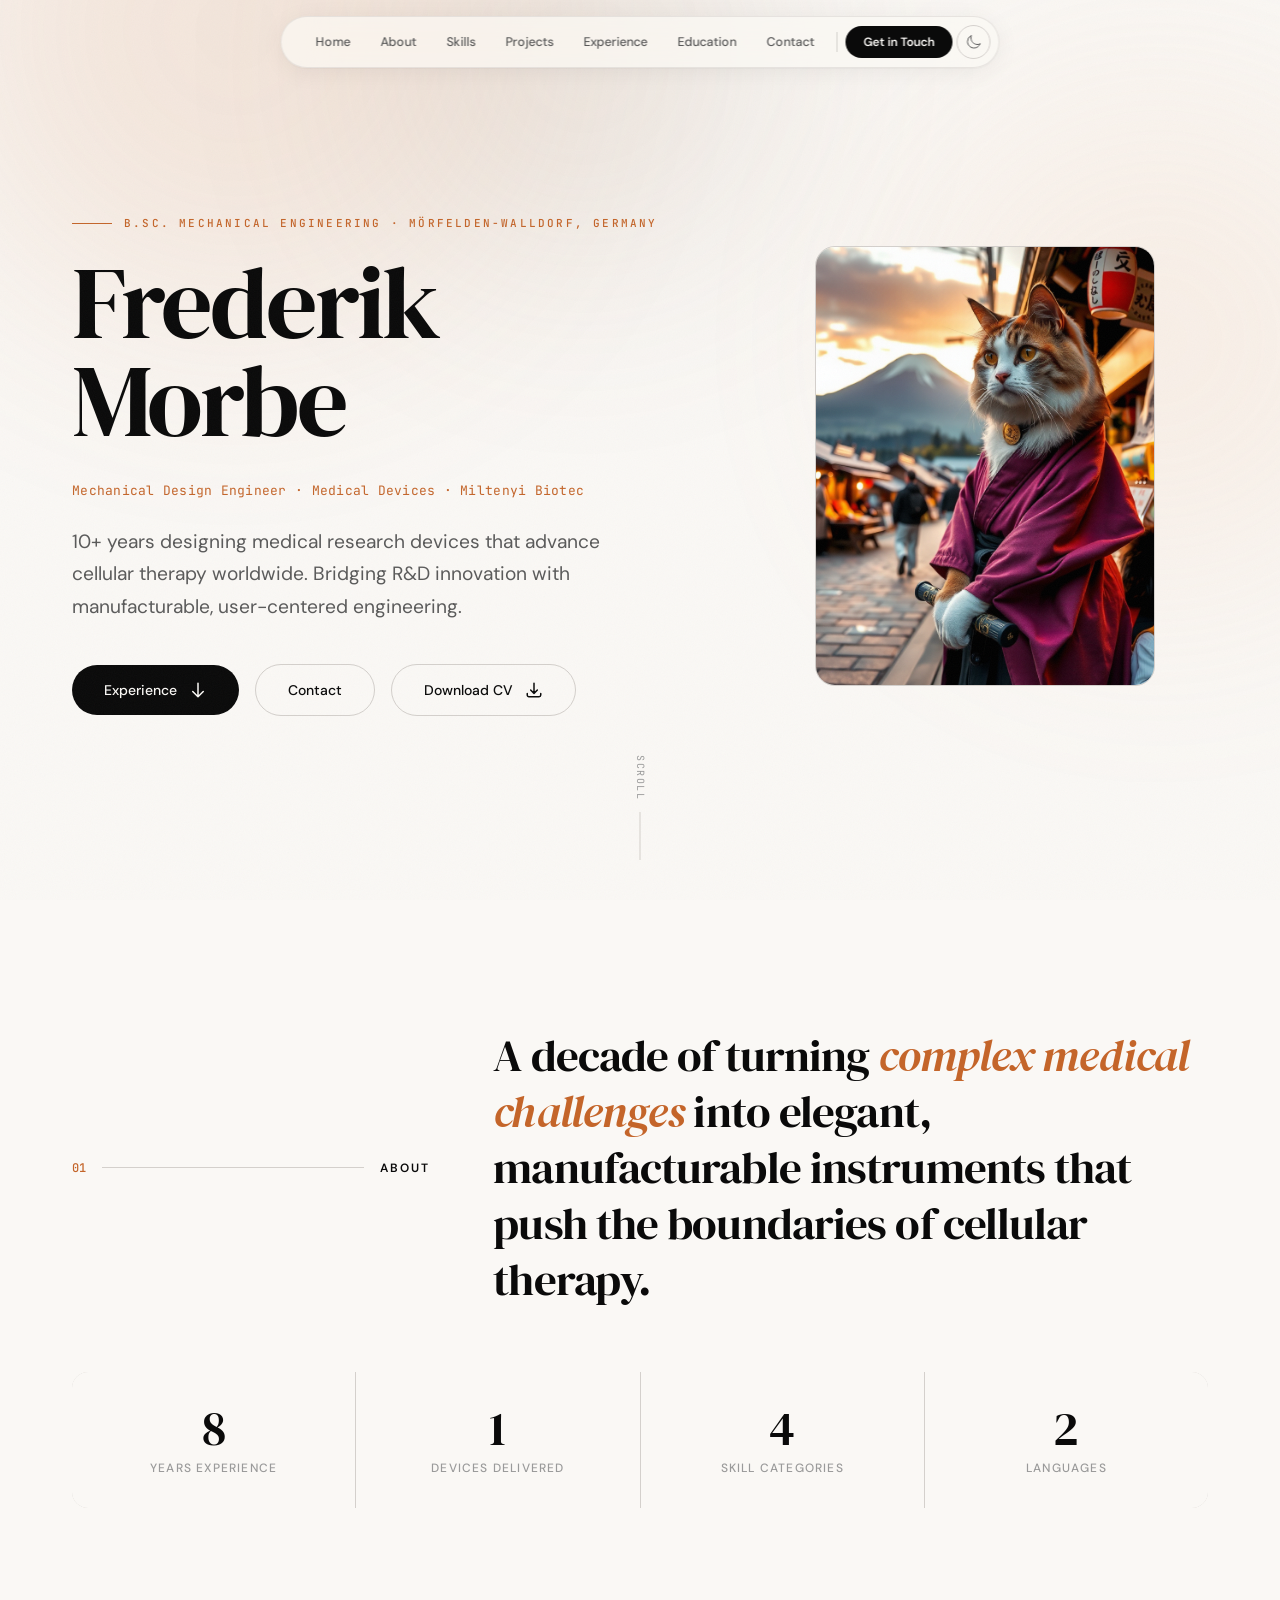
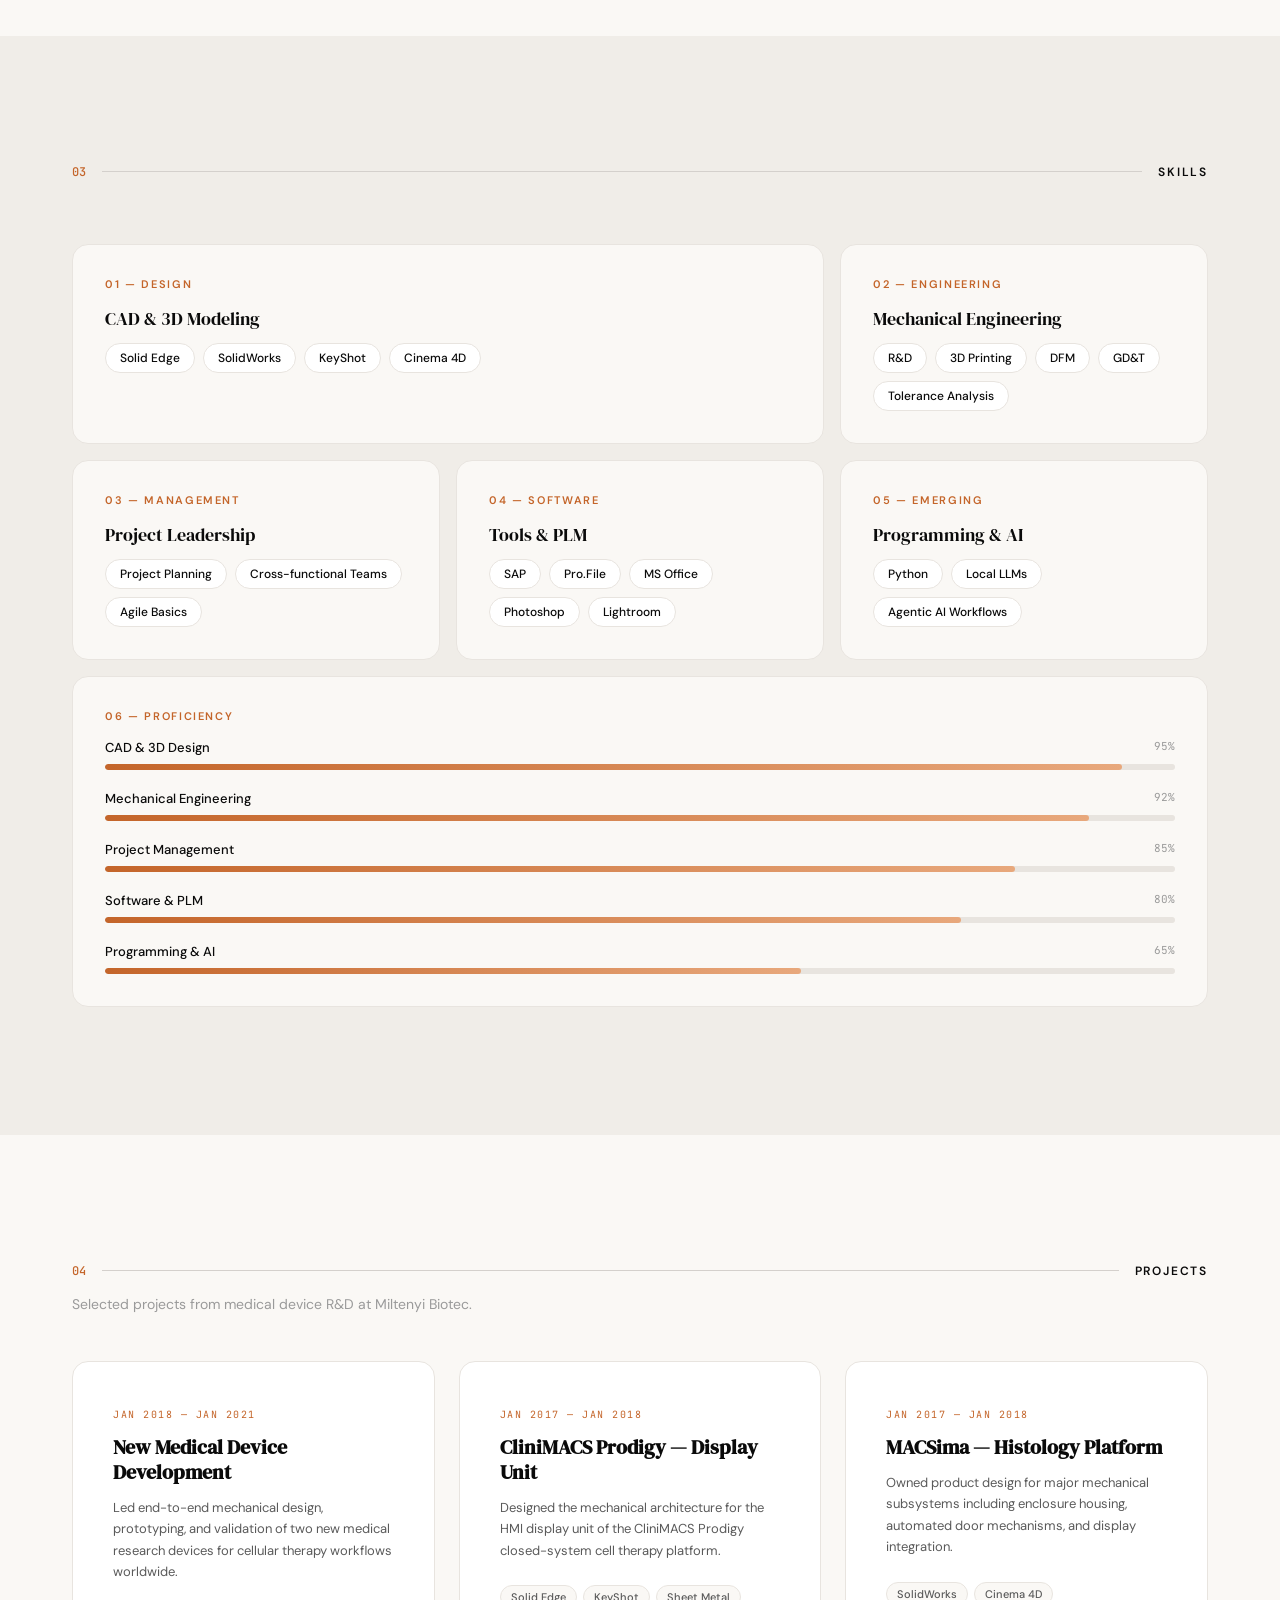
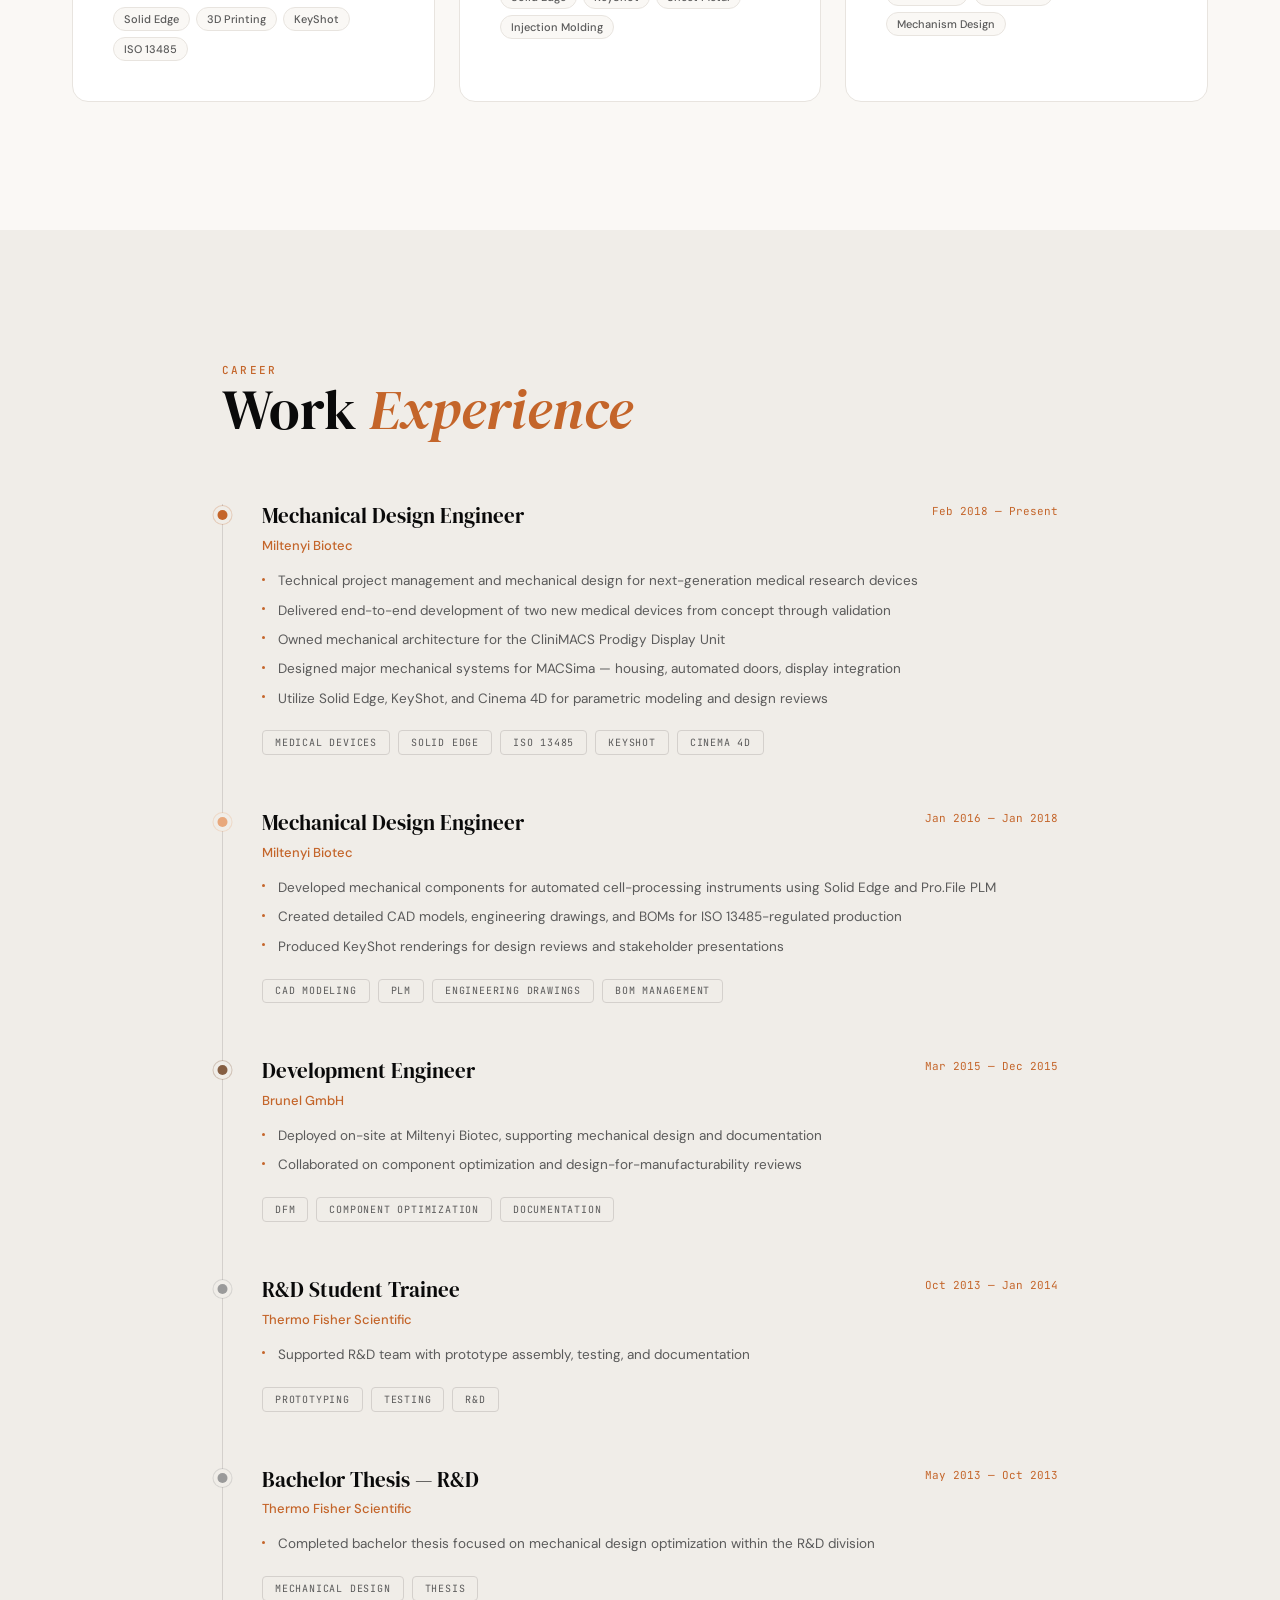
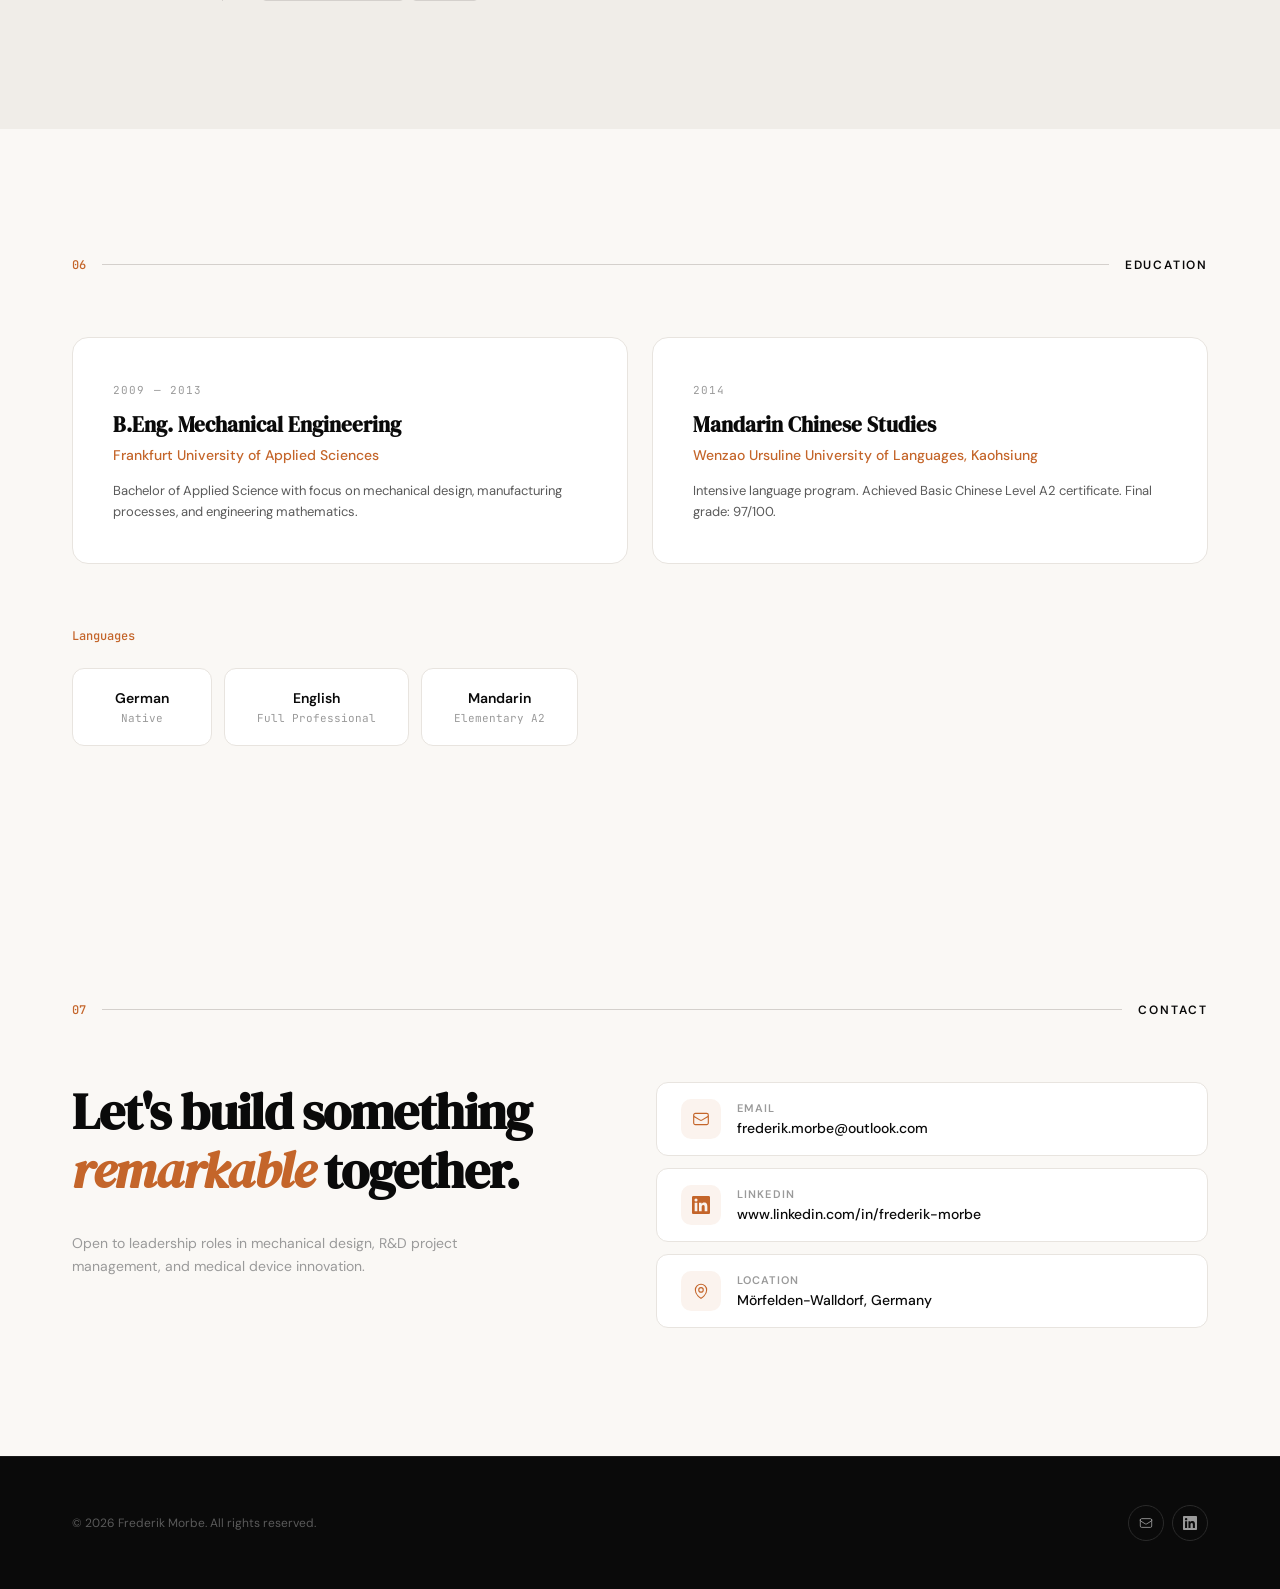
<file: index - Copy.html>
<!DOCTYPE html>
<html lang="en">
<head>
<meta charset="UTF-8" />
<meta name="viewport" content="width=device-width, initial-scale=1.0" />
<title>Frederik Morbe — Mechanical Design Engineer</title>
<meta name="description" content="10+ years designing medical research devices that advance cellular therapy worldwide." />
<link rel="preconnect" href="https://fonts.googleapis.com" />
<link rel="preconnect" href="https://fonts.gstatic.com" crossorigin />
<link href="https://fonts.googleapis.com/css2?family=DM+Sans:ital,opsz,wght@0,9..40,300..700;1,9..40,300..700&family=DM+Serif+Display:ital@0;1&family=JetBrains+Mono:wght@400;500&display=swap" rel="stylesheet" />
<style>
/* ============================================================
   EDITORIAL BRUTALIST — PREMIUM RESUME
   Philosophy: Asymmetric grids, kinetic type, living texture,
   scroll-driven choreography, zero templates.
   ============================================================ */

/* ---------- RESET & BASE ---------- */
*, *::before, *::after { margin: 0; padding: 0; box-sizing: border-box; }
::selection { background: #c4652a; color: #fff; }

html {
  scroll-behavior: smooth;
  overflow-x: hidden;
  scrollbar-width: thin;
  scrollbar-color: #c4652a #faf8f5;
}

body {
  font-family: 'DM Sans', ui-sans-serif, system-ui, sans-serif;
  background: #faf8f5;
  color: #0a0a0a;
  overflow-x: hidden;
  -webkit-font-smoothing: antialiased;
  -moz-osx-font-smoothing: grayscale;
}

/* ---------- NOISE TEXTURE OVERLAY ---------- */
.noise {
  position: fixed; inset: 0; z-index: 9999; pointer-events: none;
  opacity: 0.035;
  background-image: url("data:image/svg+xml,%3Csvg viewBox='0 0 256 256' xmlns='http://www.w3.org/2000/svg'%3E%3Cfilter id='n'%3E%3CfeTurbulence type='fractalNoise' baseFrequency='0.9' numOctaves='4' stitchTiles='stitch'/%3E%3C/filter%3E%3Crect width='100%25' height='100%25' filter='url(%23n)'/%3E%3C/svg%3E");
  background-size: 256px 256px;
}

/* ---------- FLOATING NAVBAR ---------- */
.navbar {
  position: fixed;
  top: 1rem;
  left: 50%;
  transform: translateX(-50%);
  z-index: 10000;
  display: flex;
  align-items: center;
  gap: 0.25rem;
  padding: 0.5rem 0.5rem 0.5rem 1.25rem;
  background: rgba(250, 248, 245, 0.75);
  backdrop-filter: blur(20px) saturate(180%);
  -webkit-backdrop-filter: blur(20px) saturate(180%);
  border: 1px solid rgba(212, 208, 204, 0.5);
  border-radius: 100px;
  box-shadow: 0 4px 24px rgba(0,0,0,0.06), 0 1px 2px rgba(0,0,0,0.04);
  transition: background 0.3s, border-color 0.3s;
}
.navbar-links {
  display: flex;
  align-items: center;
  gap: 0.125rem;
  list-style: none;
}
.navbar-links a {
  display: block;
  padding: 0.5rem 0.875rem;
  font-size: 12.5px;
  font-weight: 500;
  color: #5a5a5a;
  text-decoration: none;
  border-radius: 100px;
  transition: color 0.2s, background 0.2s;
}
.navbar-links a:hover {
  color: #0a0a0a;
  background: rgba(0,0,0,0.04);
}
.navbar-divider {
  width: 1px;
  height: 20px;
  background: #d4d0cc;
  margin: 0 0.25rem;
}
.navbar-cta {
  padding: 0.5rem 1.125rem;
  font-size: 12px;
  font-weight: 600;
  color: #faf8f5;
  background: #0a0a0a;
  border: none;
  border-radius: 100px;
  text-decoration: none;
  transition: background 0.2s;
  white-space: nowrap;
}
.navbar-cta:hover { background: #c4652a; }

/* Dark mode toggle */
.dark-toggle {
  width: 34px; height: 34px;
  border-radius: 50%;
  border: 1px solid #d4d0cc;
  background: transparent;
  display: flex; align-items: center; justify-content: center;
  cursor: pointer;
  transition: all 0.3s;
  color: #5a5a5a;
  flex-shrink: 0;
}
.dark-toggle:hover {
  border-color: #c4652a;
  color: #c4652a;
}
.dark-toggle svg { width: 16px; height: 16px; }
.dark-toggle .icon-moon { display: block; }
.dark-toggle .icon-sun { display: none; }

/* ---------- DARK MODE ---------- */
html.dark {
  scrollbar-color: #c4652a #141414;
}
html.dark body {
  background: #141414;
  color: #e8e4df;
}
html.dark .noise { opacity: 0.02; }
html.dark .navbar {
  background: rgba(20, 20, 20, 0.8);
  border-color: rgba(42, 42, 42, 0.6);
  box-shadow: 0 4px 24px rgba(0,0,0,0.3);
}
html.dark .navbar-links a { color: #7a7a7a; }
html.dark .navbar-links a:hover { color: #faf8f5; background: rgba(255,255,255,0.06); }
html.dark .navbar-divider { background: #2a2a2a; }
html.dark .navbar-cta { background: #c4652a; color: #fff; }
html.dark .navbar-cta:hover { background: #e8a87c; }
html.dark .dark-toggle { border-color: #2a2a2a; color: #7a7a7a; }
html.dark .dark-toggle:hover { border-color: #c4652a; color: #c4652a; }
html.dark .dark-toggle .icon-moon { display: none; }
html.dark .dark-toggle .icon-sun { display: block; }

/* Dark mode: hero section */
html.dark .hero-name .word-inner { color: #faf8f5; }
html.dark .hero-description { color: #9a9a9a; }
html.dark .hero-subtitle { color: #c4652a; }
html.dark .hero-label-text { color: #c4652a; }
html.dark .hero-label-line { background: #c4652a; }
html.dark .btn-outline-mag { color: #faf8f5; border-color: #2a2a2a; }
html.dark .btn-outline-mag:hover { border-color: #c4652a; }
html.dark .hero-photo-frame { background: #1f1f1f; border-color: #2a2a2a; }
html.dark .hero-bg-blob { opacity: 0.08; }
html.dark .scroll-indicator-text { color: #5a5a5a; }
html.dark .scroll-indicator-line { background: #2a2a2a; }

/* Dark mode: experience & contact switch to dark */
html.dark .experience-section {
  background: #1a1a1a;
  color: #faf8f5;
}
html.dark .experience-section .timeline::before { background: #2a2a2a; }
html.dark .experience-section .timeline-dot { box-shadow: 0 0 0 4px #1a1a1a, 0 0 0 5px rgba(196,101,42,0.3); }
html.dark .experience-section .timeline-item:nth-child(2) .timeline-dot { box-shadow: 0 0 0 4px #1a1a1a, 0 0 0 5px rgba(232,168,124,0.3); }
html.dark .experience-section .timeline-item:nth-child(3) .timeline-dot { box-shadow: 0 0 0 4px #1a1a1a, 0 0 0 5px rgba(133,94,66,0.3); }
html.dark .experience-section .timeline-item:nth-child(4) .timeline-dot { box-shadow: 0 0 0 4px #1a1a1a, 0 0 0 5px rgba(102,102,102,0.3); }
html.dark .experience-section .timeline-item:nth-child(5) .timeline-dot { box-shadow: 0 0 0 4px #1a1a1a, 0 0 0 5px rgba(102,102,102,0.3); }
html.dark .timeline-bullets li { color: #9a9a9a; }
html.dark .timeline-tag { border-color: #2a2a2a; color: #7a7a7a; }
html.dark .timeline-tag:hover { border-color: rgba(196,101,42,0.4); color: #c4652a; background: rgba(196,101,42,0.08); }

html.dark .contact-section {
  background: #1a1a1a;
  color: #faf8f5;
}
html.dark .contact-header .line { background: #2a2a2a; }
html.dark .contact-header .title { color: #9a9a9a; }
html.dark .contact-link { background: #1f1f1f; border-color: #2a2a2a; color: #faf8f5; }
html.dark .contact-link:hover { border-color: rgba(196,101,42,0.4); background: #242424; }
html.dark .contact-link-icon { background: rgba(196,101,42,0.15); }
html.dark .contact-link-label { color: #7a7a7a; }

html.dark .about-section { background: #141414; }
html.dark .about-section .line { background: #2a2a2a; }
html.dark .bento-stats { background: #2a2a2a; }
html.dark .bento-cell { background: #1a1a1a; }
html.dark .bento-cell:hover { background: #1f1f1f; }
html.dark .bento-number { color: #faf8f5; }
html.dark .bento-label { color: #7a7a7a; }

html.dark .education-section { background: #141414; }
html.dark .edu-header .line { background: #2a2a2a; }
html.dark .edu-card { background: #1a1a1a; border-color: #2a2a2a; }
html.dark .edu-card:hover { border-color: rgba(196,101,42,0.3); box-shadow: 0 20px 60px rgba(0,0,0,0.3); }
html.dark .edu-card-detail { color: #7a7a7a; }
html.dark .lang-pill { background: #1a1a1a; border-color: #2a2a2a; }
html.dark .lang-pill:hover { border-color: rgba(196,101,42,0.3); }
html.dark .lang-pill-level { color: #7a7a7a; }

html.dark .skills-section { background: #1a1a1a; }
html.dark .skills-header .line { background: #2a2a2a; }
html.dark .bento-item { background: #1a1a1a; border-color: #2a2a2a; }
html.dark .bento-item:hover { box-shadow: 0 16px 48px rgba(0,0,0,0.3); }
html.dark .bento-tag { background: #1f1f1f; border-color: #2a2a2a; color: #9a9a9a; }
html.dark .bento-tag:hover { background: #c4652a; border-color: #c4652a; color: #fff; }
html.dark .skill-bar-track { background: #2a2a2a; }
html.dark .skill-bar-fill { background: linear-gradient(90deg, #c4652a, #e8a87c); }

html.dark .projects-section { background: #141414; }
html.dark .proj-header .line { background: #2a2a2a; }
html.dark .proj-desc { color: #7a7a7a; }
html.dark .proj-card { background: #1a1a1a; border-color: #2a2a2a; }
html.dark .proj-card:hover { border-color: rgba(196,101,42,0.3); box-shadow: 0 24px 64px rgba(0,0,0,0.3); }
html.dark .proj-card-desc { color: #7a7a7a; }
html.dark .proj-card-tech span { background: #1f1f1f; border-color: #2a2a2a; color: #7a7a7a; }
html.dark .proj-card:hover .proj-card-tech span { border-color: rgba(196,101,42,0.3); color: #c4652a; }
html.dark .proj-card-arrow { background: #1f1f1f; border-color: #2a2a2a; }

html.dark .footer { background: #1a1a1a; border-top-color: #2a2a2a; }
html.dark .footer-copy { color: #5a5a5a; }
html.dark .footer-social { color: #7a7a7a; border-color: #2a2a2a; }
html.dark .footer-social:hover { border-color: #c4652a; color: #c4652a; }

html.dark .modal-backdrop { background: rgba(0,0,0,0.8); }
html.dark .modal-content { background: #1a1a1a; border-color: #2a2a2a; }
html.dark .modal-close { background: #1f1f1f; border-color: #2a2a2a; }
html.dark .modal-close:hover { border-color: #c4652a; }

/* ---------- TYPOGRAPHY ---------- */
.font-serif { font-family: 'DM Serif Display', Georgia, serif; }
.font-mono { font-family: 'JetBrains Mono', monospace; }
.font-sans { font-family: 'DM Sans', ui-sans-serif, system-ui, sans-serif; }

/* ---------- SCROLL-DRIVEN ANIMATIONS ---------- */
.reveal {
  opacity: 0;
  transform: translateY(60px);
  transition: opacity 0.9s cubic-bezier(0.16,1,0.3,1),
              transform 0.9s cubic-bezier(0.16,1,0.3,1);
}
.reveal.visible {
  opacity: 1;
  transform: translateY(0);
}
.reveal-delay-1 { transition-delay: 0.1s; }
.reveal-delay-2 { transition-delay: 0.2s; }
.reveal-delay-3 { transition-delay: 0.3s; }
.reveal-delay-4 { transition-delay: 0.4s; }
.reveal-delay-5 { transition-delay: 0.5s; }
.reveal-delay-6 { transition-delay: 0.6s; }

.reveal-left {
  opacity: 0;
  transform: translateX(-60px);
  transition: opacity 0.9s cubic-bezier(0.16,1,0.3,1),
              transform 0.9s cubic-bezier(0.16,1,0.3,1);
}
.reveal-left.visible { opacity: 1; transform: translateX(0); }

.reveal-right {
  opacity: 0;
  transform: translateX(60px);
  transition: opacity 0.9s cubic-bezier(0.16,1,0.3,1),
              transform 0.9s cubic-bezier(0.16,1,0.3,1);
}
.reveal-right.visible { opacity: 1; transform: translateX(0); }

.reveal-scale {
  opacity: 0;
  transform: scale(0.9);
  transition: opacity 0.9s cubic-bezier(0.16,1,0.3,1),
              transform 0.9s cubic-bezier(0.16,1,0.3,1);
}
.reveal-scale.visible { opacity: 1; transform: scale(1); }

/* ---------- TEXT REVEAL MASK ---------- */
.text-reveal {
  clip-path: inset(0 100% 0 0);
  transition: clip-path 1s cubic-bezier(0.77, 0, 0.175, 1);
}
.text-reveal.visible { clip-path: inset(0 0% 0 0); }

/* ---------- SPLIT TEXT (chars animate in) ---------- */
.split-char {
  display: inline-block;
  opacity: 0;
  transform: translateY(100%) rotateX(90deg);
  transition: opacity 0.5s, transform 0.6s cubic-bezier(0.16,1,0.3,1);
}
.split-char.visible {
  opacity: 1;
  transform: translateY(0) rotateX(0);
}

/* ============================================================
   HERO SECTION
   ============================================================ */
.hero {
  min-height: 100vh;
  min-height: 100dvh;
  display: flex;
  align-items: center;
  position: relative;
  overflow: hidden;
  padding: 8rem 0 6rem;
}

/* Animated mesh gradient background */
.hero-bg {
  position: absolute; inset: 0; z-index: 0;
  overflow: hidden;
}
.hero-bg-blob {
  position: absolute;
  border-radius: 50%;
  filter: blur(120px);
  opacity: 0.12;
  animation: blobFloat 20s ease-in-out infinite alternate;
}
.hero-bg-blob:nth-child(1) {
  width: 600px; height: 600px;
  background: #c4652a;
  top: -30%; left: -5%;
  animation-delay: 0s;
}
.hero-bg-blob:nth-child(2) {
  width: 500px; height: 500px;
  background: #e8a87c;
  top: 10%; right: -10%;
  animation-delay: -7s;
  animation-duration: 25s;
}
.hero-bg-blob:nth-child(3) {
  width: 400px; height: 400px;
  background: #855e42;
  top: -15%; left: 30%;
  animation-delay: -14s;
  animation-duration: 22s;
}
@keyframes blobFloat {
  0% { transform: translate(0, 0) scale(1); }
  33% { transform: translate(30px, -50px) scale(1.05); }
  66% { transform: translate(-20px, 20px) scale(0.95); }
  100% { transform: translate(10px, -30px) scale(1.02); }
}

.hero-content {
  position: relative; z-index: 1;
  max-width: 1200px;
  margin: 0 auto;
  padding: 0 2rem;
  width: 100%;
}

/* Editorial grid */
.hero-grid {
  display: grid;
  grid-template-columns: 1fr;
  gap: 3rem;
}
@media (min-width: 768px) {
  .hero-grid {
    grid-template-columns: 7fr 5fr;
    gap: 4rem;
  }
}

.hero-left { display: flex; flex-direction: column; justify-content: center; }

/* Oversized label */
.hero-label {
  display: inline-flex; align-items: center; gap: 0.75rem;
  margin-bottom: 1.5rem;
}
.hero-label-line {
  width: 40px; height: 1.5px; background: #c4652a;
}
.hero-label-text {
  font-family: 'JetBrains Mono', monospace;
  font-size: 11px; font-weight: 500;
  text-transform: uppercase;
  letter-spacing: 0.2em;
  color: #c4652a;
}

/* Giant name */
.hero-name {
  font-family: 'DM Serif Display', Georgia, serif;
  font-size: clamp(3rem, 8vw, 7rem);
  font-weight: 400;
  line-height: 0.95;
  letter-spacing: -0.03em;
  color: #0a0a0a;
  margin-bottom: 2rem;
}
.hero-name .word {
  display: block;
  overflow: hidden;
}
.hero-name .word-inner {
  display: block;
  transform: translateY(110%);
  transition: transform 1.2s cubic-bezier(0.77, 0, 0.175, 1);
}
.hero-name .word-inner.visible {
  transform: translateY(0);
}

.hero-subtitle {
  font-family: 'JetBrains Mono', monospace;
  font-size: 13px;
  font-weight: 400;
  color: #c4652a;
  letter-spacing: 0.02em;
  margin-bottom: 1.5rem;
  line-height: 1.6;
}

.hero-description {
  font-size: clamp(1rem, 1.5vw, 1.2rem);
  line-height: 1.7;
  color: #5a5a5a;
  max-width: 540px;
  margin-bottom: 2.5rem;
}

/* CTA Row */
.hero-ctas {
  display: flex; flex-wrap: wrap; gap: 1rem; align-items: center;
}

.btn-magnetic {
  position: relative;
  display: inline-flex; align-items: center; gap: 0.75rem;
  padding: 1rem 2rem;
  font-family: 'DM Sans', sans-serif;
  font-size: 14px; font-weight: 500;
  text-decoration: none;
  border-radius: 100px;
  transition: transform 0.3s cubic-bezier(0.16,1,0.3,1);
  overflow: hidden;
  border: none;
}
.btn-magnetic span { position: relative; z-index: 1; transition: color 0.3s; }
.btn-magnetic svg { width: 18px; height: 18px; position: relative; z-index: 1; transition: transform 0.3s; }

.btn-primary-mag {
  background: #0a0a0a; color: #faf8f5;
}
.btn-primary-mag:hover { background: #c4652a; }
.btn-primary-mag:hover svg { transform: translateX(4px); }

.btn-outline-mag {
  background: transparent; color: #0a0a0a;
  border: 1.5px solid #d4d0cc;
}
.btn-outline-mag:hover { border-color: #0a0a0a; }

/* Hero right: visual */
.hero-right {
  display: flex; align-items: center; justify-content: center;
  position: relative;
}

.hero-photo-wrap {
  position: relative;
  width: 280px; height: 360px;
}
@media (min-width: 768px) {
  .hero-photo-wrap { width: 340px; height: 440px; }
}

.hero-photo-frame {
  position: absolute; inset: 0;
  border-radius: 20px;
  overflow: hidden;
  background: #e8e4df;
  border: 1.5px solid #d4d0cc;
}
.hero-photo-frame img, .hero-photo-frame svg {
  width: 100%; height: 100%; object-fit: cover;
  transition: transform 6s cubic-bezier(0.16,1,0.3,1);
}
.hero-photo-wrap:hover .hero-photo-frame img {
  transform: scale(1.06);
}

/* Glass Overlay */
.photo-glass {
  position: absolute;
  bottom: 0; left: 0; right: 0;
  padding: 3rem 1.5rem 1.5rem;
  background: linear-gradient(transparent, rgba(0,0,0,0.6));
  color: #fff;
  z-index: 2;
  opacity: 0;
  transform: translateY(16px);
  transition: opacity 0.6s ease, transform 0.6s cubic-bezier(0.16,1,0.3,1);
  pointer-events: none;
}
.hero-photo-wrap:hover .photo-glass {
  opacity: 1;
  transform: translateY(0);
}
.photo-glass h3 {
  font-family: 'DM Serif Display', serif;
  font-size: 1.25rem;
  line-height: 1.2;
}
.photo-glass p {
  font-size: 12px;
  color: rgba(255,255,255,0.7);
  margin-top: 0.25rem;
}

/* Scroll indicator */
.scroll-indicator {
  position: absolute;
  bottom: 2.5rem; left: 50%; transform: translateX(-50%);
  display: flex; flex-direction: column; align-items: center; gap: 0.75rem;
}
.scroll-indicator-text {
  font-family: 'JetBrains Mono', monospace;
  font-size: 10px; text-transform: uppercase;
  letter-spacing: 0.15em; color: #9a9a9a;
  writing-mode: vertical-rl;
}
.scroll-indicator-line {
  width: 1px; height: 48px; background: #d4d0cc;
  position: relative; overflow: hidden;
}
.scroll-indicator-line::after {
  content: '';
  position: absolute; top: -100%; left: 0;
  width: 100%; height: 40%;
  background: #c4652a;
  animation: scrollDown 2s ease-in-out infinite;
}
@keyframes scrollDown {
  0% { top: -40%; }
  100% { top: 100%; }
}

/* ============================================================
   MARQUEE STRIP
   ============================================================ */
.marquee-strip {
  padding: 1.5rem 0;
  background: #0a0a0a;
  overflow: hidden;
  position: relative;
}
.marquee-track {
  display: flex;
  animation: marquee 30s linear infinite;
  width: max-content;
}
@keyframes marquee {
  0% { transform: translateX(0); }
  100% { transform: translateX(-50%); }
}
.marquee-item {
  display: flex; align-items: center; gap: 2rem;
  padding: 0 2rem; white-space: nowrap;
}
.marquee-text {
  font-family: 'DM Serif Display', serif;
  font-size: clamp(1.2rem, 2.5vw, 2rem);
  color: #faf8f5;
  font-style: italic;
}
.marquee-dot {
  width: 8px; height: 8px; border-radius: 50%;
  background: #c4652a; flex-shrink: 0;
}

/* ============================================================
   ABOUT SECTION
   ============================================================ */
.about {
  padding: 8rem 0;
  position: relative;
}
.about-container {
  max-width: 1200px; margin: 0 auto; padding: 0 2rem;
}

.about-header {
  display: grid;
  grid-template-columns: 1fr;
  gap: 2rem;
  margin-bottom: 4rem;
}
@media (min-width: 768px) {
  .about-header {
    grid-template-columns: 1fr 2fr;
    gap: 4rem;
  }
}

.about-section-label {
  display: flex; align-items: center; gap: 1rem;
}
.about-section-label .num {
  font-family: 'JetBrains Mono', monospace;
  font-size: 12px; font-weight: 500; color: #c4652a;
}
.about-section-label .line {
  flex: 1; height: 1px; background: #d4d0cc;
}
.about-section-label .title {
  font-size: 12px; font-weight: 600; text-transform: uppercase;
  letter-spacing: 0.15em;
}

.about-big-text {
  font-family: 'DM Serif Display', serif;
  font-size: clamp(1.8rem, 3.5vw, 3rem);
  line-height: 1.25;
  letter-spacing: -0.02em;
}
.about-big-text .highlight {
  color: #c4652a;
  font-style: italic;
}

/* Bento Grid Stats */
.bento-stats {
  display: grid;
  grid-template-columns: repeat(2, 1fr);
  gap: 1px;
  background: #d4d0cc;
  border-radius: 16px;
  overflow: hidden;
  margin-top: 3rem;
}
@media (min-width: 640px) {
  .bento-stats { grid-template-columns: repeat(4, 1fr); }
}
.bento-cell {
  background: #faf8f5;
  padding: 2rem 1.5rem;
  text-align: center;
  transition: background 0.3s;
}
.bento-cell:hover { background: #f0ede8; }
.bento-number {
  font-family: 'DM Serif Display', serif;
  font-size: clamp(2rem, 4vw, 3rem);
  line-height: 1;
  color: #0a0a0a;
  transition: color 0.3s;
}
.bento-cell:hover .bento-number { color: #c4652a; }
.bento-label {
  margin-top: 0.5rem;
  font-size: 12px; font-weight: 500;
  text-transform: uppercase;
  letter-spacing: 0.1em;
  color: #9a9a9a;
}

/* ============================================================
   EXPERIENCE — VERTICAL TIMELINE
   ============================================================ */
.experience-section {
  padding: 8rem 0;
  background: #f0ede8;
  color: #0a0a0a;
  position: relative;
}

.experience-container {
  max-width: 900px; margin: 0 auto; padding: 0 2rem;
}

.exp-header {
  margin-bottom: 4rem;
}
.exp-label {
  font-family: 'JetBrains Mono', monospace;
  font-size: 11px; font-weight: 500;
  text-transform: uppercase;
  letter-spacing: 0.2em;
  color: #c4652a;
  margin-bottom: 1rem;
}
.exp-title {
  font-family: 'DM Serif Display', serif;
  font-size: clamp(2.5rem, 5vw, 3.5rem);
  font-weight: 400;
  line-height: 1.1;
}
.exp-title .italic {
  font-style: italic;
  color: #c4652a;
}

/* Timeline */
.timeline {
  position: relative;
  padding-left: 2.5rem;
}
.timeline::before {
  content: '';
  position: absolute;
  left: 0; top: 0;
  width: 1px; height: 100%;
  background: #d4d0cc;
}

.timeline-item {
  position: relative;
  padding-bottom: 3.5rem;
}
.timeline-item:last-child { padding-bottom: 0; }

/* Timeline dot */
.timeline-dot {
  position: absolute;
  left: -2.5rem; top: 0.35rem;
  width: 10px; height: 10px;
  border-radius: 50%;
  background: #c4652a;
  transform: translateX(-4.5px);
  box-shadow: 0 0 0 4px #f0ede8, 0 0 0 5px rgba(196,101,42,0.25);
}
.timeline-item:nth-child(2) .timeline-dot { background: #e8a87c; box-shadow: 0 0 0 4px #f0ede8, 0 0 0 5px rgba(232,168,124,0.3); }
.timeline-item:nth-child(3) .timeline-dot { background: #855e42; box-shadow: 0 0 0 4px #f0ede8, 0 0 0 5px rgba(133,94,66,0.3); }
.timeline-item:nth-child(4) .timeline-dot { background: #9a9a9a; box-shadow: 0 0 0 4px #f0ede8, 0 0 0 5px rgba(154,154,154,0.3); }
.timeline-item:nth-child(5) .timeline-dot { background: #9a9a9a; box-shadow: 0 0 0 4px #f0ede8, 0 0 0 5px rgba(154,154,154,0.3); }

.timeline-header {
  display: flex;
  justify-content: space-between;
  align-items: flex-start;
  gap: 1rem;
  flex-wrap: wrap;
  margin-bottom: 0.5rem;
}
.timeline-role {
  font-family: 'DM Serif Display', serif;
  font-size: 1.3rem;
  font-weight: 400;
  line-height: 1.2;
}
.timeline-period {
  font-family: 'JetBrains Mono', monospace;
  font-size: 11px;
  color: #c4652a;
  white-space: nowrap;
}
.timeline-company {
  font-size: 13px;
  color: #c4652a;
  font-weight: 500;
  margin-bottom: 1rem;
}

.timeline-bullets {
  list-style: none;
  margin-bottom: 1.25rem;
}
.timeline-bullets li {
  font-size: 13.5px;
  line-height: 1.7;
  color: #5a5a5a;
  padding-left: 1rem;
  position: relative;
  margin-bottom: 0.4rem;
}
.timeline-bullets li::before {
  content: '';
  position: absolute;
  left: 0; top: 0.55em;
  width: 3px; height: 3px;
  border-radius: 50%;
  background: #c4652a;
}

.timeline-tags {
  display: flex;
  flex-wrap: wrap;
  gap: 0.5rem;
}
.timeline-tag {
  padding: 0.3rem 0.75rem;
  font-family: 'JetBrains Mono', monospace;
  font-size: 10px;
  text-transform: uppercase;
  letter-spacing: 0.08em;
  color: #5a5a5a;
  border: 1px solid #d4d0cc;
  border-radius: 4px;
  transition: all 0.3s;
}
.timeline-tag:hover {
  border-color: #c4652a;
  color: #c4652a;
  background: rgba(196,101,42,0.05);
}

/* ============================================================
   EDUCATION — SPLIT PANEL
   ============================================================ */
.education-section {
  padding: 8rem 0;
  position: relative;
}
.education-container {
  max-width: 1200px; margin: 0 auto; padding: 0 2rem;
}

.edu-header {
  display: flex; align-items: center; gap: 1rem;
  margin-bottom: 4rem;
}
.edu-header .num {
  font-family: 'JetBrains Mono', monospace;
  font-size: 12px; font-weight: 500; color: #c4652a;
}
.edu-header .line {
  flex: 1; height: 1px; background: #d4d0cc;
}
.edu-header .title {
  font-size: 12px; font-weight: 600; text-transform: uppercase;
  letter-spacing: 0.15em;
}

.edu-grid {
  display: grid;
  gap: 1.5rem;
  grid-template-columns: 1fr;
}
@media (min-width: 768px) {
  .edu-grid { grid-template-columns: 1fr 1fr; }
}

.edu-card {
  position: relative;
  padding: 2.5rem;
  background: #ffffff;
  border: 1px solid #e8e4df;
  border-radius: 16px;
  transition: all 0.4s cubic-bezier(0.16,1,0.3,1);
  overflow: hidden;
}
.edu-card::before {
  content: '';
  position: absolute; top: 0; left: 0;
  width: 100%; height: 3px;
  background: linear-gradient(90deg, #c4652a, #e8a87c);
  transform: scaleX(0);
  transform-origin: left;
  transition: transform 0.5s cubic-bezier(0.16,1,0.3,1);
}
.edu-card:hover::before { transform: scaleX(1); }
.edu-card:hover {
  border-color: rgba(196,101,42,0.3);
  transform: translateY(-4px);
  box-shadow: 0 20px 60px rgba(0,0,0,0.06);
}
.edu-card-year {
  font-family: 'JetBrains Mono', monospace;
  font-size: 11px; color: #9a9a9a;
  text-transform: uppercase;
  letter-spacing: 0.1em;
}
.edu-card-degree {
  font-family: 'DM Serif Display', serif;
  font-size: 1.3rem;
  margin-top: 0.75rem;
  line-height: 1.3;
}
.edu-card-school {
  font-size: 14px; color: #c4652a;
  margin-top: 0.5rem; font-weight: 500;
}
.edu-card-detail {
  font-size: 13px; line-height: 1.65;
  color: #5a5a5a; margin-top: 1rem;
}

/* Languages */
.lang-section {
  margin-top: 4rem;
}
.lang-pills {
  display: flex; flex-wrap: wrap; gap: 0.75rem;
}
.lang-pill {
  display: flex; flex-direction: column; align-items: center;
  padding: 1.25rem 2rem;
  background: #fff;
  border: 1px solid #e8e4df;
  border-radius: 12px;
  min-width: 140px;
  transition: all 0.3s;
}
.lang-pill:hover {
  border-color: rgba(196,101,42,0.3);
  transform: translateY(-2px);
}
.lang-pill-name {
  font-weight: 600; font-size: 14px;
}
.lang-pill-level {
  font-size: 11px; color: #9a9a9a;
  margin-top: 0.25rem;
  font-family: 'JetBrains Mono', monospace;
}

/* ============================================================
   SKILLS — BENTO GRID
   ============================================================ */
.skills-section {
  padding: 8rem 0;
  background: #f0ede8;
}
.skills-container {
  max-width: 1200px; margin: 0 auto; padding: 0 2rem;
}

.skills-header {
  display: flex; align-items: center; gap: 1rem;
  margin-bottom: 4rem;
}
.skills-header .num {
  font-family: 'JetBrains Mono', monospace;
  font-size: 12px; font-weight: 500; color: #c4652a;
}
.skills-header .line {
  flex: 1; height: 1px; background: #d4d0cc;
}
.skills-header .title {
  font-size: 12px; font-weight: 600; text-transform: uppercase;
  letter-spacing: 0.15em;
}

/* Bento Grid Layout */
.bento-grid {
  display: grid;
  gap: 1rem;
  grid-template-columns: 1fr;
}
@media (min-width: 640px) {
  .bento-grid { grid-template-columns: repeat(2, 1fr); }
}
@media (min-width: 1024px) {
  .bento-grid {
    grid-template-columns: repeat(3, 1fr);
    grid-template-rows: auto;
  }
  /* Make first card span 2 cols */
  .bento-item:nth-child(1) { grid-column: span 2; }
  /* Make proficiency bars span 3 cols on desktop */
  .bento-item:nth-child(6) { grid-column: span 3; }
}

.bento-item {
  padding: 2rem;
  background: #faf8f5;
  border: 1px solid #e8e4df;
  border-radius: 16px;
  transition: all 0.4s cubic-bezier(0.16,1,0.3,1);
  position: relative;
  overflow: hidden;
}
.bento-item::after {
  content: '';
  position: absolute; inset: 0;
  border-radius: 16px;
  border: 1.5px solid transparent;
  transition: border-color 0.3s;
  pointer-events: none;
}
.bento-item:hover {
  transform: translateY(-4px);
  box-shadow: 0 16px 48px rgba(0,0,0,0.06);
}
.bento-item:hover::after { border-color: rgba(196,101,42,0.3); }

.bento-item-label {
  font-size: 11px; font-weight: 600;
  text-transform: uppercase;
  letter-spacing: 0.15em;
  color: #c4652a;
  margin-bottom: 1rem;
}

.bento-item-title {
  font-family: 'DM Serif Display', serif;
  font-size: 1.1rem;
  margin-bottom: 0.75rem;
}

.bento-tags {
  display: flex; flex-wrap: wrap; gap: 0.5rem;
}
.bento-tag {
  padding: 0.375rem 0.875rem;
  background: #fff;
  border: 1px solid #e8e4df;
  border-radius: 100px;
  font-size: 12px; font-weight: 500;
  transition: all 0.3s;
}
.bento-tag:hover {
  background: #c4652a;
  border-color: #c4652a;
  color: #fff;
}

/* Proficiency bars in bento */
.skill-bar-item {
  margin-bottom: 1.25rem;
}
.skill-bar-item:last-child { margin-bottom: 0; }
.skill-bar-header {
  display: flex; justify-content: space-between;
  margin-bottom: 0.5rem;
}
.skill-bar-name {
  font-size: 13px; font-weight: 500;
}
.skill-bar-pct {
  font-family: 'JetBrains Mono', monospace;
  font-size: 11px; color: #9a9a9a;
}
.skill-bar-track {
  width: 100%; height: 6px;
  background: #e8e4df;
  border-radius: 9999px;
  overflow: hidden;
}
.skill-bar-fill {
  height: 100%;
  background: linear-gradient(90deg, #c4652a, #e8a87c);
  border-radius: 9999px;
  width: 0;
  transition: width 1.5s cubic-bezier(0.16,1,0.3,1);
}

/* ============================================================
   PROJECTS — CARDS WITH TILT
   ============================================================ */
.projects-section {
  padding: 8rem 0;
  position: relative;
}
.projects-container {
  max-width: 1200px; margin: 0 auto; padding: 0 2rem;
}

.proj-header {
  display: flex; align-items: center; gap: 1rem;
  margin-bottom: 1rem;
}
.proj-header .num {
  font-family: 'JetBrains Mono', monospace;
  font-size: 12px; font-weight: 500; color: #c4652a;
}
.proj-header .line {
  flex: 1; height: 1px; background: #d4d0cc;
}
.proj-header .title {
  font-size: 12px; font-weight: 600; text-transform: uppercase;
  letter-spacing: 0.15em;
}

.proj-desc {
  font-size: 14px; color: #9a9a9a;
  margin-bottom: 3rem;
}

.proj-grid {
  display: grid;
  gap: 1.5rem;
  grid-template-columns: 1fr;
}
@media (min-width: 768px) {
  .proj-grid { grid-template-columns: repeat(2, 1fr); }
}
@media (min-width: 1024px) {
  .proj-grid { grid-template-columns: repeat(3, 1fr); }
}

.proj-card {
  position: relative;
  padding: 2.5rem;
  background: #fff;
  border: 1px solid #e8e4df;
  border-radius: 16px;
  cursor: pointer;
  transition: all 0.4s cubic-bezier(0.16,1,0.3,1);
  transform-style: preserve-3d;
  perspective: 800px;
}
.proj-card:hover {
  border-color: rgba(196,101,42,0.3);
  box-shadow: 0 24px 64px rgba(0,0,0,0.08);
}
.proj-card-period {
  font-family: 'JetBrains Mono', monospace;
  font-size: 10px; color: #c4652a;
  text-transform: uppercase;
  letter-spacing: 0.15em;
}
.proj-card-title {
  font-family: 'DM Serif Display', serif;
  font-size: 1.25rem;
  margin-top: 0.75rem;
  line-height: 1.25;
  transition: color 0.3s;
}
.proj-card:hover .proj-card-title { color: #c4652a; }
.proj-card-desc {
  font-size: 13px; line-height: 1.65;
  color: #5a5a5a; margin-top: 0.75rem;
}
.proj-card-tech {
  display: flex; flex-wrap: wrap; gap: 0.375rem;
  margin-top: 1.5rem;
}
.proj-card-tech span {
  padding: 0.25rem 0.625rem;
  background: #faf8f5;
  border: 1px solid #e8e4df;
  border-radius: 100px;
  font-size: 11px; font-weight: 500;
  color: #5a5a5a;
  transition: all 0.3s;
}
.proj-card:hover .proj-card-tech span {
  border-color: rgba(196,101,42,0.3);
  color: #c4652a;
}

/* Arrow that appears on hover */
.proj-card-arrow {
  position: absolute;
  top: 2rem; right: 2rem;
  width: 36px; height: 36px;
  border-radius: 50%;
  background: #faf8f5;
  border: 1px solid #e8e4df;
  display: flex; align-items: center; justify-content: center;
  opacity: 0;
  transform: translate(-8px, 8px);
  transition: all 0.4s cubic-bezier(0.16,1,0.3,1);
}
.proj-card:hover .proj-card-arrow {
  opacity: 1;
  transform: translate(0, 0);
}
.proj-card-arrow svg { width: 16px; height: 16px; color: #c4652a; }

/* ============================================================
   PROJECT MODAL
   ============================================================ */
.modal-backdrop {
  position: fixed; inset: 0; z-index: 5000;
  background: rgba(10,10,10,0.6);
  backdrop-filter: blur(8px);
  display: flex; align-items: center; justify-content: center;
  padding: 2rem;
  opacity: 0; pointer-events: none;
  transition: opacity 0.4s;
}
.modal-backdrop.open { opacity: 1; pointer-events: auto; }
.modal-content {
  position: relative;
  max-width: 600px; width: 100%;
  padding: 3rem;
  background: #faf8f5;
  border: 1px solid #e8e4df;
  border-radius: 20px;
  max-height: 85vh;
  overflow-y: auto;
  transform: translateY(30px) scale(0.95);
  transition: transform 0.4s cubic-bezier(0.16,1,0.3,1);
}
.modal-backdrop.open .modal-content {
  transform: translateY(0) scale(1);
}
.modal-close {
  position: absolute; top: 1.5rem; right: 1.5rem;
  width: 36px; height: 36px; border-radius: 50%;
  border: 1px solid #e8e4df;
  background: #fff;
  display: flex; align-items: center; justify-content: center;
  cursor: pointer; transition: all 0.3s;
}
.modal-close:hover { border-color: #c4652a; }
.modal-close svg { width: 16px; height: 16px; }

/* ============================================================
   CONTACT — EDITORIAL
   ============================================================ */
.contact-section {
  padding: 8rem 0;
  background: #faf8f5;
  color: #0a0a0a;
  position: relative;
}
.contact-container {
  max-width: 1200px; margin: 0 auto; padding: 0 2rem;
  position: relative; z-index: 1;
}

.contact-header {
  display: flex; align-items: center; gap: 1rem;
  margin-bottom: 4rem;
}
.contact-header .num {
  font-family: 'JetBrains Mono', monospace;
  font-size: 12px; font-weight: 500; color: #c4652a;
}
.contact-header .line {
  flex: 1; height: 1px; background: #d4d0cc;
}
.contact-header .title {
  font-size: 12px; font-weight: 600; text-transform: uppercase;
  letter-spacing: 0.15em;
}

.contact-grid {
  display: grid;
  gap: 2rem;
  grid-template-columns: 1fr;
}
@media (min-width: 768px) {
  .contact-grid { grid-template-columns: 1fr 1fr; }
}

.contact-big {
  font-family: 'DM Serif Display', serif;
  font-size: clamp(2rem, 4vw, 3.5rem);
  line-height: 1.15;
  letter-spacing: -0.02em;
  margin-bottom: 2rem;
}
.contact-big .italic-accent {
  font-style: italic;
  color: #c4652a;
}

.contact-links {
  display: flex; flex-direction: column; gap: 0.75rem;
}
.contact-link {
  display: flex; align-items: center; gap: 1rem;
  padding: 1rem 1.5rem;
  background: #fff;
  border: 1px solid #e8e4df;
  border-radius: 12px;
  text-decoration: none;
  color: #0a0a0a;
  transition: all 0.3s;
}
.contact-link:hover {
  border-color: rgba(196,101,42,0.4);
  background: rgba(196,101,42,0.03);
  transform: translateX(8px);
}
.contact-link-icon {
  width: 40px; height: 40px;
  border-radius: 10px;
  background: rgba(196,101,42,0.08);
  display: flex; align-items: center; justify-content: center;
  flex-shrink: 0;
}
.contact-link-icon svg { width: 18px; height: 18px; color: #c4652a; }
.contact-link-label {
  font-size: 11px; font-weight: 600;
  text-transform: uppercase;
  letter-spacing: 0.1em;
  color: #9a9a9a;
}
.contact-link-value {
  font-size: 14px; font-weight: 500;
  margin-top: 0.25rem;
}

/* ============================================================
   FOOTER
   ============================================================ */
.footer {
  padding: 3rem 0;
  background: #0a0a0a;
  border-top: 1px solid #1a1a1a;
}
.footer-container {
  max-width: 1200px; margin: 0 auto; padding: 0 2rem;
  display: flex; align-items: center; justify-content: space-between;
}
.footer-copy {
  font-size: 12px; color: #5a5a5a;
}
.footer-socials {
  display: flex; gap: 0.5rem;
}
.footer-social {
  width: 36px; height: 36px; border-radius: 50%;
  border: 1px solid #2a2a2a;
  display: flex; align-items: center; justify-content: center;
  text-decoration: none;
  color: #9a9a9a;
  transition: all 0.3s;
}
.footer-social:hover {
  border-color: #c4652a;
  color: #c4652a;
}
.footer-social svg { width: 14px; height: 14px; }

/* ============================================================
   RESPONSIVE
   ============================================================ */
@media (max-width: 768px) {
  .hero { padding: 5rem 0 4rem; }
  .scroll-indicator { display: none; }
  section { padding-top: 4rem; padding-bottom: 4rem; }
  .bento-grid { grid-template-columns: 1fr !important; }
  .bento-item { grid-column: span 1 !important; }
  .proj-grid { grid-template-columns: 1fr; }
  .contact-grid { grid-template-columns: 1fr; }
}

/* ============================================================
   PRINT
   ============================================================ */
@media print {
  *, *::before, *::after { animation: none !important; transition: none !important; }
  .noise, .scroll-indicator, .marquee-strip, .modal-backdrop { display: none !important; }
  body { background: white; color: black; font-size: 10pt; }
  section { min-height: auto !important; padding: 1.5rem 0 !important; }
  .experience-section, .contact-section { background: white !important; color: black !important; }
  .hero-bg { display: none; }
  .btn-magnetic { border: 1px solid #ccc; }
  .reveal, .reveal.visible { opacity: 1 !important; transform: none !important; }
  .skill-bar-fill { transition: none !important; }
}
</style>
</head>
<body>

<!-- Noise overlay -->
<div class="noise"></div>

<!-- Floating Navbar -->
<nav class="navbar" id="navbar">
  <ul class="navbar-links">
    <li><a href="#hero">Home</a></li>
    <li><a href="#about">About</a></li>
    <li><a href="#skills">Skills</a></li>
    <li><a href="#projects">Projects</a></li>
    <li><a href="#experience">Experience</a></li>
    <li><a href="#education">Education</a></li>
    <li><a href="#contact">Contact</a></li>
  </ul>
  <span class="navbar-divider"></span>
  <a href="#contact" class="navbar-cta">Get in Touch</a>
  <button class="dark-toggle" id="darkToggle" aria-label="Toggle dark mode">
    <svg class="icon-moon" fill="none" viewBox="0 0 24 24" stroke="currentColor" stroke-width="1.5"><path stroke-linecap="round" stroke-linejoin="round" d="M21.752 15.002A9.718 9.718 0 0118 15.75c-5.385 0-9.75-4.365-9.75-9.75 0-1.33.266-2.597.748-3.752A9.753 9.753 0 003 11.25C3 16.635 7.365 21 12.75 21a9.753 9.753 0 009.002-5.998z" /></svg>
    <svg class="icon-sun" fill="none" viewBox="0 0 24 24" stroke="currentColor" stroke-width="1.5"><path stroke-linecap="round" stroke-linejoin="round" d="M12 3v2.25m6.364.386l-1.591 1.591M21 12h-2.25m-.386 6.364l-1.591-1.591M12 18.75V21m-4.773-4.227l-1.591 1.591M5.25 12H3m4.227-4.773L5.636 5.636M15.75 12a3.75 3.75 0 11-7.5 0 3.75 3.75 0 017.5 0z" /></svg>
  </button>
</nav>

<!-- ============================================================
     HERO
     ============================================================ -->
<section class="hero" id="hero">
  <!-- Animated background blobs -->
  <div class="hero-bg" aria-hidden="true">
    <div class="hero-bg-blob"></div>
    <div class="hero-bg-blob"></div>
    <div class="hero-bg-blob"></div>
  </div>

  <div class="hero-content">
    <div class="hero-grid">
      <!-- Left -->
      <div class="hero-left">
        <div class="hero-label reveal">
          <span class="hero-label-line"></span>
          <span class="hero-label-text">B.Sc. Mechanical Engineering · Mörfelden-Walldorf, Germany</span>
        </div>

        <h1 class="hero-name">
          <span class="word"><span class="word-inner" id="word1">Frederik</span></span>
          <span class="word"><span class="word-inner" id="word2">Morbe</span></span>
        </h1>

        <p class="hero-subtitle reveal reveal-delay-1">
          Mechanical Design Engineer · Medical Devices · Miltenyi Biotec
        </p>

        <p class="hero-description reveal reveal-delay-2">
          10+ years designing medical research devices that advance cellular therapy worldwide. Bridging R&D innovation with manufacturable, user-centered engineering.
        </p>

        <div class="hero-ctas reveal reveal-delay-3">
          <a href="#experience" class="btn-magnetic btn-primary-mag" data-hover>
            <span>Experience</span>
            <svg fill="none" viewBox="0 0 24 24" stroke="currentColor" stroke-width="2"><path stroke-linecap="round" stroke-linejoin="round" d="M19 14l-7 7m0 0l-7-7m7 7V3" /></svg>
          </a>
          <a href="#contact" class="btn-magnetic btn-outline-mag" data-hover>
            <span>Contact</span>
          </a>
          <a href="CV_Frederik_Morbe.pdf" download class="btn-magnetic btn-outline-mag" data-hover>
            <span>Download CV</span>
            <svg fill="none" viewBox="0 0 24 24" stroke="currentColor" stroke-width="2"><path stroke-linecap="round" stroke-linejoin="round" d="M3 16.5v2.25A2.25 2.25 0 005.25 21h13.5A2.25 2.25 0 0021 18.75V16.5M16.5 12L12 16.5m0 0L7.5 12m4.5 4.5V3" /></svg>
          </a>
        </div>
      </div>

      <!-- Right -->
      <div class="hero-right reveal reveal-delay-4">
        <div class="hero-photo-wrap">
          <div class="hero-photo-frame">
            <img src="placeholder.jpg" alt="Profile photo" />
            <div class="photo-glass">
              <h3>Frederik Morbe</h3>
              <p>Mechanical Design Engineer</p>
            </div>
          </div>
        </div>
      </div>
    </div>
  </div>

  <!-- Scroll indicator -->
  <div class="scroll-indicator" aria-hidden="true">
    <span class="scroll-indicator-text">Scroll</span>
    <div class="scroll-indicator-line"></div>
  </div>
</section>

<!-- ============================================================
     ABOUT
     ============================================================ -->
<section class="about" id="about">
  <div class="about-container">
    <div class="about-header">
      <div class="about-section-label reveal">
        <span class="num">01</span>
        <span class="line"></span>
        <span class="title">About</span>
      </div>
      <p class="about-big-text reveal reveal-delay-1">
        A decade of turning <span class="highlight">complex medical challenges</span> into elegant, manufacturable instruments that push the boundaries of cellular therapy.
      </p>
    </div>

    <div class="bento-stats">
      <div class="bento-cell reveal reveal-delay-1">
        <div class="bento-number" data-count="10">0</div>
        <div class="bento-label">Years Experience</div>
      </div>
      <div class="bento-cell reveal reveal-delay-2">
        <div class="bento-number" data-count="2">0</div>
        <div class="bento-label">Devices Delivered</div>
      </div>
      <div class="bento-cell reveal reveal-delay-3">
        <div class="bento-number" data-count="5">0</div>
        <div class="bento-label">Skill Categories</div>
      </div>
      <div class="bento-cell reveal reveal-delay-4">
        <div class="bento-number" data-count="3">0</div>
        <div class="bento-label">Languages</div>
      </div>
    </div>
  </div>
</section>

<!-- ============================================================
     SKILLS — BENTO GRID
     ============================================================ -->
<section class="skills-section" id="skills">
  <div class="skills-container">
    <div class="skills-header reveal">
      <span class="num">03</span>
      <span class="line"></span>
      <span class="title">Skills</span>
    </div>

    <div class="bento-grid">
      <!-- Item 1: CAD (spans 2 cols on desktop) -->
      <div class="bento-item reveal reveal-delay-1">
        <div class="bento-item-label">01 — Design</div>
        <div class="bento-item-title">CAD & 3D Modeling</div>
        <div class="bento-tags">
          <span class="bento-tag" data-hover>Solid Edge</span>
          <span class="bento-tag" data-hover>SolidWorks</span>
          <span class="bento-tag" data-hover>KeyShot</span>
          <span class="bento-tag" data-hover>Cinema 4D</span>
        </div>
      </div>
      <!-- Item 2 -->
      <div class="bento-item reveal reveal-delay-2">
        <div class="bento-item-label">02 — Engineering</div>
        <div class="bento-item-title">Mechanical Engineering</div>
        <div class="bento-tags">
          <span class="bento-tag" data-hover>R&D</span>
          <span class="bento-tag" data-hover>3D Printing</span>
          <span class="bento-tag" data-hover>DFM</span>
          <span class="bento-tag" data-hover>GD&T</span>
          <span class="bento-tag" data-hover>Tolerance Analysis</span>
        </div>
      </div>
      <!-- Item 3 -->
      <div class="bento-item reveal reveal-delay-3">
        <div class="bento-item-label">03 — Management</div>
        <div class="bento-item-title">Project Leadership</div>
        <div class="bento-tags">
          <span class="bento-tag" data-hover>Project Planning</span>
          <span class="bento-tag" data-hover>Cross-functional Teams</span>
          <span class="bento-tag" data-hover>Agile Basics</span>
        </div>
      </div>
      <!-- Item 4 -->
      <div class="bento-item reveal reveal-delay-4">
        <div class="bento-item-label">04 — Software</div>
        <div class="bento-item-title">Tools & PLM</div>
        <div class="bento-tags">
          <span class="bento-tag" data-hover>SAP</span>
          <span class="bento-tag" data-hover>Pro.File</span>
          <span class="bento-tag" data-hover>MS Office</span>
          <span class="bento-tag" data-hover>Photoshop</span>
          <span class="bento-tag" data-hover>Lightroom</span>
        </div>
      </div>
      <!-- Item 5 -->
      <div class="bento-item reveal reveal-delay-5">
        <div class="bento-item-label">05 — Emerging</div>
        <div class="bento-item-title">Programming & AI</div>
        <div class="bento-tags">
          <span class="bento-tag" data-hover>Python</span>
          <span class="bento-tag" data-hover>Local LLMs</span>
          <span class="bento-tag" data-hover>Agentic AI Workflows</span>
        </div>
      </div>
      <!-- Item 6: Proficiency bars (spans 3 cols on desktop) -->
      <div class="bento-item reveal reveal-delay-6" id="barsBento">
        <div class="bento-item-label">06 — Proficiency</div>
        <div class="skill-bar-item">
          <div class="skill-bar-header">
            <span class="skill-bar-name">CAD & 3D Design</span>
            <span class="skill-bar-pct">95%</span>
          </div>
          <div class="skill-bar-track"><div class="skill-bar-fill" data-width="95"></div></div>
        </div>
        <div class="skill-bar-item">
          <div class="skill-bar-header">
            <span class="skill-bar-name">Mechanical Engineering</span>
            <span class="skill-bar-pct">92%</span>
          </div>
          <div class="skill-bar-track"><div class="skill-bar-fill" data-width="92"></div></div>
        </div>
        <div class="skill-bar-item">
          <div class="skill-bar-header">
            <span class="skill-bar-name">Project Management</span>
            <span class="skill-bar-pct">85%</span>
          </div>
          <div class="skill-bar-track"><div class="skill-bar-fill" data-width="85"></div></div>
        </div>
        <div class="skill-bar-item">
          <div class="skill-bar-header">
            <span class="skill-bar-name">Software & PLM</span>
            <span class="skill-bar-pct">80%</span>
          </div>
          <div class="skill-bar-track"><div class="skill-bar-fill" data-width="80"></div></div>
        </div>
        <div class="skill-bar-item">
          <div class="skill-bar-header">
            <span class="skill-bar-name">Programming & AI</span>
            <span class="skill-bar-pct">65%</span>
          </div>
          <div class="skill-bar-track"><div class="skill-bar-fill" data-width="65"></div></div>
        </div>
      </div>
    </div>
  </div>
</section>

<!-- ============================================================
     PROJECTS
     ============================================================ -->
<section class="projects-section" id="projects">
  <div class="projects-container">
    <div class="proj-header reveal">
      <span class="num">04</span>
      <span class="line"></span>
      <span class="title">Projects</span>
    </div>
    <p class="proj-desc reveal reveal-delay-1">Selected projects from medical device R&D at Miltenyi Biotec.</p>

    <div class="proj-grid">
      <div class="proj-card reveal reveal-delay-1" data-hover onclick="openProject(0)">
        <div class="proj-card-arrow">
          <svg fill="none" viewBox="0 0 24 24" stroke="currentColor" stroke-width="2"><path stroke-linecap="round" stroke-linejoin="round" d="M4.5 19.5l15-15m0 0H8.25m11.25 0v11.25" /></svg>
        </div>
        <span class="proj-card-period">Jan 2018 — Jan 2021</span>
        <h3 class="proj-card-title">New Medical Device Development</h3>
        <p class="proj-card-desc">Led end-to-end mechanical design, prototyping, and validation of two new medical research devices for cellular therapy workflows worldwide.</p>
        <div class="proj-card-tech">
          <span>Solid Edge</span><span>3D Printing</span><span>KeyShot</span><span>ISO 13485</span>
        </div>
      </div>

      <div class="proj-card reveal reveal-delay-2" data-hover onclick="openProject(1)">
        <div class="proj-card-arrow">
          <svg fill="none" viewBox="0 0 24 24" stroke="currentColor" stroke-width="2"><path stroke-linecap="round" stroke-linejoin="round" d="M4.5 19.5l15-15m0 0H8.25m11.25 0v11.25" /></svg>
        </div>
        <span class="proj-card-period">Jan 2017 — Jan 2018</span>
        <h3 class="proj-card-title">CliniMACS Prodigy — Display Unit</h3>
        <p class="proj-card-desc">Designed the mechanical architecture for the HMI display unit of the CliniMACS Prodigy closed-system cell therapy platform.</p>
        <div class="proj-card-tech">
          <span>Solid Edge</span><span>KeyShot</span><span>Sheet Metal</span><span>Injection Molding</span>
        </div>
      </div>

      <div class="proj-card reveal reveal-delay-3" data-hover onclick="openProject(2)">
        <div class="proj-card-arrow">
          <svg fill="none" viewBox="0 0 24 24" stroke="currentColor" stroke-width="2"><path stroke-linecap="round" stroke-linejoin="round" d="M4.5 19.5l15-15m0 0H8.25m11.25 0v11.25" /></svg>
        </div>
        <span class="proj-card-period">Jan 2017 — Jan 2018</span>
        <h3 class="proj-card-title">MACSima — Histology Platform</h3>
        <p class="proj-card-desc">Owned product design for major mechanical subsystems including enclosure housing, automated door mechanisms, and display integration.</p>
        <div class="proj-card-tech">
          <span>SolidWorks</span><span>Cinema 4D</span><span>Mechanism Design</span>
        </div>
      </div>
    </div>
  </div>
</section>

<!-- ============================================================
     EXPERIENCE
     ============================================================ -->
<section class="experience-section" id="experience">
  <div class="experience-container">
    <div class="exp-header reveal">
      <span class="exp-label">Career</span>
      <h2 class="exp-title">Work <span class="italic">Experience</span></h2>
    </div>

    <div class="timeline">
      <!-- Item 1 -->
      <div class="timeline-item reveal">
        <div class="timeline-dot"></div>
        <div class="timeline-header">
          <h3 class="timeline-role">Mechanical Design Engineer</h3>
          <span class="timeline-period">Feb 2018 — Present</span>
        </div>
        <p class="timeline-company">Miltenyi Biotec</p>
        <ul class="timeline-bullets">
          <li>Technical project management and mechanical design for next-generation medical research devices</li>
          <li>Delivered end-to-end development of two new medical devices from concept through validation</li>
          <li>Owned mechanical architecture for the CliniMACS Prodigy Display Unit</li>
          <li>Designed major mechanical systems for MACSima — housing, automated doors, display integration</li>
          <li>Utilize Solid Edge, KeyShot, and Cinema 4D for parametric modeling and design reviews</li>
        </ul>
        <div class="timeline-tags">
          <span class="timeline-tag">Medical Devices</span>
          <span class="timeline-tag">Solid Edge</span>
          <span class="timeline-tag">ISO 13485</span>
          <span class="timeline-tag">KeyShot</span>
          <span class="timeline-tag">Cinema 4D</span>
        </div>
      </div>

      <!-- Item 2 -->
      <div class="timeline-item reveal">
        <div class="timeline-dot"></div>
        <div class="timeline-header">
          <h3 class="timeline-role">Mechanical Design Engineer</h3>
          <span class="timeline-period">Jan 2016 — Jan 2018</span>
        </div>
        <p class="timeline-company">Miltenyi Biotec</p>
        <ul class="timeline-bullets">
          <li>Developed mechanical components for automated cell-processing instruments using Solid Edge and Pro.File PLM</li>
          <li>Created detailed CAD models, engineering drawings, and BOMs for ISO 13485-regulated production</li>
          <li>Produced KeyShot renderings for design reviews and stakeholder presentations</li>
        </ul>
        <div class="timeline-tags">
          <span class="timeline-tag">CAD Modeling</span>
          <span class="timeline-tag">PLM</span>
          <span class="timeline-tag">Engineering Drawings</span>
          <span class="timeline-tag">BOM Management</span>
        </div>
      </div>

      <!-- Item 3 -->
      <div class="timeline-item reveal">
        <div class="timeline-dot"></div>
        <div class="timeline-header">
          <h3 class="timeline-role">Development Engineer</h3>
          <span class="timeline-period">Mar 2015 — Dec 2015</span>
        </div>
        <p class="timeline-company">Brunel GmbH</p>
        <ul class="timeline-bullets">
          <li>Deployed on-site at Miltenyi Biotec, supporting mechanical design and documentation</li>
          <li>Collaborated on component optimization and design-for-manufacturability reviews</li>
        </ul>
        <div class="timeline-tags">
          <span class="timeline-tag">DFM</span>
          <span class="timeline-tag">Component Optimization</span>
          <span class="timeline-tag">Documentation</span>
        </div>
      </div>

      <!-- Item 4 -->
      <div class="timeline-item reveal">
        <div class="timeline-dot"></div>
        <div class="timeline-header">
          <h3 class="timeline-role">R&D Student Trainee</h3>
          <span class="timeline-period">Oct 2013 — Jan 2014</span>
        </div>
        <p class="timeline-company">Thermo Fisher Scientific</p>
        <ul class="timeline-bullets">
          <li>Supported R&D team with prototype assembly, testing, and documentation</li>
        </ul>
        <div class="timeline-tags">
          <span class="timeline-tag">Prototyping</span>
          <span class="timeline-tag">Testing</span>
          <span class="timeline-tag">R&D</span>
        </div>
      </div>

      <!-- Item 5 -->
      <div class="timeline-item reveal">
        <div class="timeline-dot"></div>
        <div class="timeline-header">
          <h3 class="timeline-role">Bachelor Thesis — R&D</h3>
          <span class="timeline-period">May 2013 — Oct 2013</span>
        </div>
        <p class="timeline-company">Thermo Fisher Scientific</p>
        <ul class="timeline-bullets">
          <li>Completed bachelor thesis focused on mechanical design optimization within the R&D division</li>
        </ul>
        <div class="timeline-tags">
          <span class="timeline-tag">Mechanical Design</span>
          <span class="timeline-tag">Thesis</span>
        </div>
      </div>
    </div>
  </div>
</section>

<!-- ============================================================
     EDUCATION
     ============================================================ -->
<section class="education-section" id="education">
  <div class="education-container">
    <div class="edu-header reveal">
      <span class="num">06</span>
      <span class="line"></span>
      <span class="title">Education</span>
    </div>

    <div class="edu-grid">
      <div class="edu-card reveal reveal-delay-1">
        <span class="edu-card-year">2009 — 2013</span>
        <h3 class="edu-card-degree">B.Eng. Mechanical Engineering</h3>
        <p class="edu-card-school">Frankfurt University of Applied Sciences</p>
        <p class="edu-card-detail">Bachelor of Applied Science with focus on mechanical design, manufacturing processes, and engineering mathematics.</p>
      </div>
      <div class="edu-card reveal reveal-delay-2">
        <span class="edu-card-year">2014</span>
        <h3 class="edu-card-degree">Mandarin Chinese Studies</h3>
        <p class="edu-card-school">Wenzao Ursuline University of Languages, Kaohsiung</p>
        <p class="edu-card-detail">Intensive language program. Achieved Basic Chinese Level A2 certificate. Final grade: 97/100.</p>
      </div>
    </div>

    <div class="lang-section reveal reveal-delay-3">
      <div class="edu-header" style="margin-bottom:1.5rem">
        <span class="num">Languages</span>
      </div>
      <div class="lang-pills">
        <div class="lang-pill" data-hover>
          <span class="lang-pill-name">German</span>
          <span class="lang-pill-level">Native</span>
        </div>
        <div class="lang-pill" data-hover>
          <span class="lang-pill-name">English</span>
          <span class="lang-pill-level">Full Professional</span>
        </div>
        <div class="lang-pill" data-hover>
          <span class="lang-pill-name">Mandarin</span>
          <span class="lang-pill-level">Elementary A2</span>
        </div>
      </div>
    </div>
  </div>
</section>

<!-- ============================================================
     CONTACT
     ============================================================ -->
<section class="contact-section" id="contact">
  <div class="contact-container">
    <div class="contact-header reveal">
      <span class="num">07</span>
      <span class="line"></span>
      <span class="title">Contact</span>
    </div>

    <div class="contact-grid">
      <div class="reveal reveal-delay-1">
        <h2 class="contact-big">
          Let's build something <span class="italic-accent">remarkable</span> together.
        </h2>
        <p style="color:#9a9a9a;font-size:14px;line-height:1.7;max-width:440px;">
          Open to leadership roles in mechanical design, R&D project management, and medical device innovation.
        </p>
      </div>

      <div class="contact-links reveal reveal-delay-2">
        <a href="mailto:frederik.morbe@outlook.com" class="contact-link" data-hover>
          <div class="contact-link-icon">
            <svg fill="none" viewBox="0 0 24 24" stroke="currentColor" stroke-width="1.5"><path stroke-linecap="round" stroke-linejoin="round" d="M21.75 6.75v10.5a2.25 2.25 0 01-2.25 2.25h-15a2.25 2.25 0 01-2.25-2.25V6.75m19.5 0A2.25 2.25 0 0019.5 4.5h-15a2.25 2.25 0 00-2.25 2.25m19.5 0v.243a2.25 2.25 0 01-1.07 1.916l-7.5 4.615a2.25 2.25 0 01-2.36 0L3.32 8.91a2.25 2.25 0 01-1.07-1.916V6.75" /></svg>
          </div>
          <div>
            <div class="contact-link-label">Email</div>
            <div class="contact-link-value">frederik.morbe@outlook.com</div>
          </div>
        </a>
        <a href="https://www.linkedin.com/in/frederik-morbe" target="_blank" rel="noopener noreferrer" class="contact-link" data-hover>
          <div class="contact-link-icon">
            <svg fill="currentColor" viewBox="0 0 24 24"><path d="M20.447 20.452h-3.554v-5.569c0-1.328-.027-3.037-1.852-3.037-1.853 0-2.136 1.445-2.136 2.939v5.667H9.351V9h3.414v1.561h.046c.477-.9 1.637-1.85 3.37-1.85 3.601 0 4.267 2.37 4.267 5.455v6.286zM5.337 7.433a2.062 2.062 0 01-2.063-2.065 2.064 2.064 0 112.063 2.065zm1.782 13.019H3.555V9h3.564v11.452zM22.225 0H1.771C.792 0 0 .774 0 1.729v20.542C0 23.227.792 24 1.771 24h20.451C23.2 24 24 23.227 24 22.271V1.729C24 .774 23.2 0 22.222 0h.003z" /></svg>
          </div>
          <div>
            <div class="contact-link-label">LinkedIn</div>
            <div class="contact-link-value">www.linkedin.com/in/frederik-morbe</div>
          </div>
        </a>
        <a href="#" class="contact-link" data-hover>
          <div class="contact-link-icon">
            <svg fill="none" viewBox="0 0 24 24" stroke="currentColor" stroke-width="1.5"><path stroke-linecap="round" stroke-linejoin="round" d="M15 10.5a3 3 0 11-6 0 3 3 0 016 0z" /><path stroke-linecap="round" stroke-linejoin="round" d="M19.5 10.5c0 7.142-7.5 11.25-7.5 11.25S4.5 17.642 4.5 10.5a7.5 7.5 0 1115 0z" /></svg>
          </div>
          <div>
            <div class="contact-link-label">Location</div>
            <div class="contact-link-value">Mörfelden-Walldorf, Germany</div>
          </div>
        </a>
      </div>
    </div>
  </div>
</section>

<!-- ============================================================
     FOOTER
     ============================================================ -->
<footer class="footer">
  <div class="footer-container">
    <span class="footer-copy">© 2026 Frederik Morbe. All rights reserved.</span>
    <div class="footer-socials">
      <a href="mailto:frederik.morbe@outlook.com" class="footer-social" data-hover aria-label="Email">
        <svg fill="none" viewBox="0 0 24 24" stroke="currentColor" stroke-width="1.5"><path stroke-linecap="round" stroke-linejoin="round" d="M21.75 6.75v10.5a2.25 2.25 0 01-2.25 2.25h-15a2.25 2.25 0 01-2.25-2.25V6.75m19.5 0A2.25 2.25 0 0019.5 4.5h-15a2.25 2.25 0 00-2.25 2.25m19.5 0v.243a2.25 2.25 0 01-1.07 1.916l-7.5 4.615a2.25 2.25 0 01-2.36 0L3.32 8.91a2.25 2.25 0 01-1.07-1.916V6.75" /></svg>
      </a>
      <a href="https://www.linkedin.com/in/frederik-morbe" target="_blank" rel="noopener noreferrer" class="footer-social" data-hover aria-label="LinkedIn">
        <svg fill="currentColor" viewBox="0 0 24 24"><path d="M20.447 20.452h-3.554v-5.569c0-1.328-.027-3.037-1.852-3.037-1.853 0-2.136 1.445-2.136 2.939v5.667H9.351V9h3.414v1.561h.046c.477-.9 1.637-1.85 3.37-1.85 3.601 0 4.267 2.37 4.267 5.455v6.286zM5.337 7.433a2.062 2.062 0 01-2.063-2.065 2.064 2.064 0 112.063 2.065zm1.782 13.019H3.555V9h3.564v11.452zM22.225 0H1.771C.792 0 0 .774 0 1.729v20.542C0 23.227.792 24 1.771 24h20.451C23.2 24 24 23.227 24 22.271V1.729C24 .774 23.2 0 22.222 0h.003z" /></svg>
      </a>
    </div>
  </div>
</footer>

<!-- ============================================================
     MODAL
     ============================================================ -->
<div class="modal-backdrop" id="modalBackdrop" onclick="closeModal(event)">
  <div class="modal-content" id="modalContent">
    <button class="modal-close" onclick="closeModalDirect()" aria-label="Close" data-hover>
      <svg fill="none" viewBox="0 0 24 24" stroke="currentColor" stroke-width="2"><path stroke-linecap="round" stroke-linejoin="round" d="M6 18L18 6M6 6l12 12" /></svg>
    </button>
    <div id="modalBody"></div>
  </div>
</div>

<!-- ============================================================
     JAVASCRIPT
     ============================================================ -->
<script>
(function() {
  'use strict';

  /* ---- Hero word animation on load ---- */
  window.addEventListener('load', () => {
    setTimeout(() => document.getElementById('word1').classList.add('visible'), 300);
    setTimeout(() => document.getElementById('word2').classList.add('visible'), 600);
  });

  /* ---- Scroll Reveal (IntersectionObserver) ---- */
  const revealObserver = new IntersectionObserver((entries) => {
    entries.forEach(entry => {
      if (entry.isIntersecting) {
        entry.target.classList.add('visible');
        revealObserver.unobserve(entry.target);
      }
    });
  }, { threshold: 0.1, rootMargin: '0px 0px -40px 0px' });

  document.querySelectorAll('.reveal, .reveal-left, .reveal-right, .reveal-scale').forEach(el => {
    revealObserver.observe(el);
  });

  /* ---- Animated Counters ---- */
  let countersDone = false;
  const counterObserver = new IntersectionObserver((entries) => {
    entries.forEach(entry => {
      if (entry.isIntersecting && !countersDone) {
        countersDone = true;
        document.querySelectorAll('[data-count]').forEach(el => {
          const target = parseInt(el.getAttribute('data-count'));
          let current = 0;
          const increment = target / 40;
          const timer = setInterval(() => {
            current += increment;
            if (current >= target) {
              el.textContent = target + '+';
              clearInterval(timer);
            } else {
              el.textContent = Math.floor(current);
            }
          }, 40);
        });
        counterObserver.unobserve(entry.target);
      }
    });
  }, { threshold: 0.3 });

  const bentoStats = document.querySelector('.bento-stats');
  if (bentoStats) counterObserver.observe(bentoStats);

  /* ---- Skill Bars Animation ---- */
  let barsDone = false;
  const barObserver = new IntersectionObserver((entries) => {
    entries.forEach(entry => {
      if (entry.isIntersecting && !barsDone) {
        barsDone = true;
        document.querySelectorAll('.skill-bar-fill').forEach(bar => {
          const w = bar.getAttribute('data-width');
          setTimeout(() => { bar.style.width = w + '%'; }, 200);
        });
        barObserver.unobserve(entry.target);
      }
    });
  }, { threshold: 0.3 });

  const barsBento = document.getElementById('barsBento');
  if (barsBento) barObserver.observe(barsBento);

  /* ---- Magnetic Buttons ---- */
  document.querySelectorAll('.btn-magnetic').forEach(btn => {
    btn.addEventListener('mousemove', e => {
      const rect = btn.getBoundingClientRect();
      const x = e.clientX - rect.left - rect.width / 2;
      const y = e.clientY - rect.top - rect.height / 2;
      btn.style.transform = `translate(${x * 0.2}px, ${y * 0.2}px)`;
    });
    btn.addEventListener('mouseleave', () => {
      btn.style.transform = 'translate(0, 0)';
    });
  });

  /* ---- Project Modal ---- */
  const projects = [
    {
      period: 'Jan 2018 — Jan 2021',
      title: 'New Medical Device Development',
      desc: 'Led end-to-end mechanical design, prototyping, and validation of two new medical research devices for cellular therapy workflows worldwide. Coordinated with electrical, software, and regulatory teams to deliver instruments now used in cell therapy labs globally.',
      tech: ['Solid Edge', '3D Printing', 'KeyShot', 'Pro.File', 'ISO 13485']
    },
    {
      period: 'Jan 2017 — Jan 2018',
      title: 'CliniMACS Prodigy — Display Unit',
      desc: 'Designed the mechanical architecture for the HMI display unit of the CliniMACS Prodigy closed-system cell therapy platform. Focused on ergonomics, serviceability, and cleanroom compatibility.',
      tech: ['Solid Edge', 'KeyShot', 'Sheet Metal', 'Injection Molding']
    },
    {
      period: 'Jan 2017 — Jan 2018',
      title: 'MACSima — Automated Histology Platform',
      desc: 'Owned product design for major mechanical subsystems including enclosure housing, automated door mechanisms, and display integration for a fully automated multiplex immunohistochemistry instrument.',
      tech: ['SolidWorks', 'Cinema 4D', 'Mechanism Design', 'Tolerance Stack-up']
    }
  ];

  window.openProject = function(idx) {
    const p = projects[idx];
    document.getElementById('modalBody').innerHTML =
      '<p style="font-family:JetBrains Mono,monospace;font-size:11px;color:#c4652a;text-transform:uppercase;letter-spacing:0.1em;margin-bottom:0.5rem">' + p.period + '</p>' +
      '<h3 style="font-family:DM Serif Display,Georgia,serif;font-size:1.5rem;line-height:1.2">' + p.title + '</h3>' +
      '<p style="margin-top:1rem;font-size:14px;line-height:1.7;color:#5a5a5a">' + p.desc + '</p>' +
      '<div style="margin-top:1.5rem"><p style="font-size:10px;font-weight:700;text-transform:uppercase;letter-spacing:0.2em;color:#9a9a9a;margin-bottom:0.75rem">Technologies</p>' +
      '<div style="display:flex;flex-wrap:wrap;gap:0.5rem">' +
      p.tech.map(t => '<span style="padding:0.375rem 0.875rem;background:#fff;border:1px solid #e8e4df;border-radius:100px;font-size:12px;font-weight:500">' + t + '</span>').join('') +
      '</div></div>';
    document.getElementById('modalBackdrop').classList.add('open');
    document.body.style.overflow = 'hidden';
  };

  window.closeModal = function(e) {
    if (e.target === document.getElementById('modalBackdrop')) closeModalDirect();
  };
  window.closeModalDirect = function() {
    document.getElementById('modalBackdrop').classList.remove('open');
    document.body.style.overflow = '';
  };
  document.addEventListener('keydown', e => { if (e.key === 'Escape') closeModalDirect(); });

  /* ---- 3D Tilt on Project Cards ---- */
  document.querySelectorAll('.proj-card').forEach(card => {
    card.addEventListener('mousemove', e => {
      const rect = card.getBoundingClientRect();
      const x = (e.clientX - rect.left) / rect.width - 0.5;
      const y = (e.clientY - rect.top) / rect.height - 0.5;
      card.style.transform = `perspective(800px) rotateY(${x * 8}deg) rotateX(${-y * 8}deg) translateY(-4px)`;
    });
    card.addEventListener('mouseleave', () => {
      card.style.transform = 'perspective(800px) rotateY(0) rotateX(0) translateY(0)';
    });
  });

  /* ---- Dark Mode Toggle ---- */
  const darkToggle = document.getElementById('darkToggle');
  const saved = localStorage.getItem('darkMode');
  if (saved === 'true') document.documentElement.classList.add('dark');
  if (darkToggle) {
    darkToggle.addEventListener('click', () => {
      document.documentElement.classList.toggle('dark');
      localStorage.setItem('darkMode', document.documentElement.classList.contains('dark'));
    });
  }

})();
</script>
</body>
</html>
</file>
<file: css/style.css>
﻿/* ============================================================
   EDITORIAL BRUTALIST â€” PREMIUM RESUME
   Philosophy: Asymmetric grids, kinetic type, living texture,
   scroll-driven choreography, zero templates.
   ============================================================ */

/* ---------- RESET & BASE ---------- */
*, *::before, *::after { margin: 0; padding: 0; box-sizing: border-box; }

:root {
  --accent: #c4652a;
  --accent-light: #e8a87c;
  --accent-dark: #855e42;
  --accent-bg: rgba(196,101,42,0.08);
  --accent-bg-hover: rgba(196,101,42,0.15);
  --accent-border: rgba(196,101,42,0.3);
  --accent-border-light: rgba(196,101,42,0.4);
  --accent-text: var(--accent);
  --icon-gradient: linear-gradient(135deg, var(--accent), var(--accent-light));
}

::selection { background: var(--accent); color: #fff; }

html {
  scroll-behavior: smooth;
  overflow-x: hidden;
  scrollbar-width: thin;
  scrollbar-color: var(--accent) #faf8f5;
}

body {
  font-family: 'DM Sans', ui-sans-serif, system-ui, sans-serif;
  background: #faf8f5;
  color: #0a0a0a;
  overflow-x: hidden;
  -webkit-font-smoothing: antialiased;
  -moz-osx-font-smoothing: grayscale;
}

/* ---------- NOISE TEXTURE OVERLAY ---------- */
.noise {
  position: fixed; inset: 0; z-index: 9999; pointer-events: none;
  opacity: 0.035;
  background-image: url("data:image/svg+xml,%3Csvg viewBox='0 0 256 256' xmlns='http://www.w3.org/2000/svg'%3E%3Cfilter id='n'%3E%3CfeTurbulence type='fractalNoise' baseFrequency='0.9' numOctaves='4' stitchTiles='stitch'/%3E%3C/filter%3E%3Crect width='100%25' height='100%25' filter='url(%23n)'/%3E%3C/svg%3E");
  background-size: 256px 256px;
}

/* ---------- RAIN ANIMATION ---------- */
.rain-canvas {
  position: fixed;
  top: 0;
  left: 0;
  width: 100%;
  height: 100%;
  z-index: 0;
  pointer-events: none;
  opacity: 0.15;
}

/* ---------- FLOATING NAVBAR ---------- */
.navbar {
  position: fixed;
  top: 1rem;
  left: 50%;
  transform: translateX(-50%);
  z-index: 10000;
  display: flex;
  align-items: center;
  gap: 0.25rem;
  padding: 0.5rem 0.5rem 0.5rem 1.25rem;
  background: rgba(250, 248, 245, 0.75);
  backdrop-filter: blur(20px) saturate(180%);
  -webkit-backdrop-filter: blur(20px) saturate(180%);
  border: 1px solid rgba(212, 208, 204, 0.5);
  border-radius: 100px;
  box-shadow: 0 4px 24px rgba(0,0,0,0.06), 0 1px 2px rgba(0,0,0,0.04);
  transition: background 0.3s, border-color 0.3s;
}
.navbar-links {
  display: flex;
  align-items: center;
  gap: 0.125rem;
  list-style: none;
}
.navbar-links a {
  display: block;
  padding: 0.5rem 0.875rem;
  font-size: 12.5px;
  font-weight: 500;
  color: #5a5a5a;
  text-decoration: none;
  border-radius: 100px;
  transition: color 0.2s, background 0.2s;
}
.navbar-links a:hover {
  color: #0a0a0a;
  background: rgba(0,0,0,0.04);
}
.navbar-divider {
  width: 1px;
  height: 20px;
  background: #d4d0cc;
  margin: 0 0.25rem;
}
.navbar-cta {
  padding: 0.5rem 1.125rem;
  font-size: 12px;
  font-weight: 600;
  color: #faf8f5;
  background: #0a0a0a;
  border: none;
  border-radius: 100px;
  text-decoration: none;
  transition: background 0.2s;
  white-space: nowrap;
}
.navbar-cta:hover { background: var(--accent); }

/* Language Selector */
.lang-selector {
  position: relative;
  flex-shrink: 0;
}
.lang-selector-btn {
  width: 34px; height: 34px;
  border-radius: 50%;
  border: 1px solid #d4d0cc;
  background: transparent;
  display: flex; align-items: center; justify-content: center;
  cursor: pointer;
  transition: all 0.3s;
  color: #5a5a5a;
  font-family: 'JetBrains Mono', monospace;
  font-size: 11px;
  font-weight: 600;
}
.lang-selector-btn:hover {
  border-color: var(--accent);
  color: var(--accent);
}
.lang-dropdown {
  position: absolute;
  top: calc(100% + 8px);
  right: 0;
  background: rgba(250, 248, 245, 0.95);
  backdrop-filter: blur(20px) saturate(180%);
  -webkit-backdrop-filter: blur(20px) saturate(180%);
  border: 1px solid rgba(212, 208, 204, 0.5);
  border-radius: 12px;
  box-shadow: 0 8px 32px rgba(0,0,0,0.08);
  padding: 0.5rem;
  min-width: 140px;
  opacity: 0;
  visibility: hidden;
  transform: translateY(-8px);
  transition: all 0.3s cubic-bezier(0.16,1,0.3,1);
  z-index: 10001;
}
.lang-dropdown.open {
  opacity: 1;
  visibility: visible;
  transform: translateY(0);
}
.lang-dropdown-item {
  display: flex;
  align-items: center;
  gap: 0.75rem;
  padding: 0.625rem 0.875rem;
  font-size: 13px;
  font-weight: 500;
  color: #5a5a5a;
  background: none;
  border: none;
  width: 100%;
  text-align: left;
  cursor: pointer;
  border-radius: 8px;
  transition: all 0.2s;
  font-family: 'DM Sans', sans-serif;
}
.lang-dropdown-item:hover {
  background: rgba(0,0,0,0.04);
  color: #0a0a0a;
}
.lang-dropdown-item.active {
  background: var(--accent-bg);
  color: var(--accent);
  font-weight: 600;
}
.lang-dropdown-item .lang-flag {
  font-size: 16px;
  line-height: 1;
}
.lang-dropdown-item .lang-name {
  flex: 1;
}
.lang-dropdown-item .lang-check {
  opacity: 0;
  transition: opacity 0.2s;
}
.lang-dropdown-item.active .lang-check {
  opacity: 1;
}

html.dark .lang-selector-btn {
  border-color: #2a2a2a;
  color: #7a7a7a;
}
html.dark .lang-selector-btn:hover {
  border-color: var(--accent);
  color: var(--accent);
}
html.dark .lang-dropdown {
  background: rgba(26, 26, 26, 0.95);
  border-color: rgba(42, 42, 42, 0.6);
  box-shadow: 0 8px 32px rgba(0,0,0,0.3);
}
html.dark .lang-dropdown-item {
  color: #7a7a7a;
}
html.dark .lang-dropdown-item:hover {
  background: rgba(255,255,255,0.06);
  color: #faf8f5;
}
html.dark .lang-dropdown-item.active {
  background: var(--accent-bg-hover);
  color: var(--accent);
}

/* Settings Dropdown */
.settings-wrapper {
  position: relative;
  flex-shrink: 0;
}
.settings-btn {
  width: 34px; height: 34px;
  border-radius: 50%;
  border: 1px solid #d4d0cc;
  background: transparent;
  display: flex; align-items: center; justify-content: center;
  cursor: pointer;
  transition: all 0.3s;
  color: #5a5a5a;
}
.settings-btn:hover {
  border-color: var(--accent);
  color: var(--accent);
  transform: rotate(45deg);
}
.settings-btn svg {
  width: 16px; height: 16px;
  transition: transform 0.4s;
}
.settings-dropdown {
  position: absolute;
  top: calc(100% + 8px);
  right: 0;
  background: rgba(250, 248, 245, 0.95);
  backdrop-filter: blur(20px) saturate(180%);
  -webkit-backdrop-filter: blur(20px) saturate(180%);
  border: 1px solid rgba(212, 208, 204, 0.5);
  border-radius: 12px;
  box-shadow: 0 8px 32px rgba(0,0,0,0.08);
  padding: 1rem;
  min-width: 240px;
  opacity: 0;
  visibility: hidden;
  transform: translateY(-8px);
  transition: all 0.3s cubic-bezier(0.16,1,0.3,1);
  z-index: 10001;
}
.settings-dropdown.open {
  opacity: 1;
  visibility: visible;
  transform: translateY(0);
}
.settings-section {
  margin-bottom: 1rem;
}
.settings-section:last-child {
  margin-bottom: 0;
}
.settings-section-title {
  font-size: 11px;
  font-weight: 600;
  text-transform: uppercase;
  letter-spacing: 0.1em;
  color: #5a5a5a;
}
.settings-section-header {
  display: flex;
  align-items: center;
  justify-content: space-between;
  gap: 0.75rem;
  margin-bottom: 0.75rem;
}
.settings-row {
  display: flex;
  align-items: center;
  justify-content: space-between;
  gap: 1rem;
}
.settings-row-label {
  font-size: 13px;
  font-weight: 500;
  color: #5a5a5a;
}
.settings-switch {
  position: relative;
  display: inline-block;
  width: 44px;
  height: 24px;
  flex-shrink: 0;
}
.settings-switch input {
  opacity: 0;
  width: 0;
  height: 0;
}
.switch-slider {
  position: absolute;
  cursor: pointer;
  top: 0; left: 0; right: 0; bottom: 0;
  background-color: #d4d0cc;
  transition: 0.3s;
  border-radius: 24px;
}
.switch-slider:before {
  position: absolute;
  content: "";
  height: 18px;
  width: 18px;
  left: 3px;
  bottom: 3px;
  background-color: white;
  transition: 0.3s;
  border-radius: 50%;
  box-shadow: 0 2px 4px rgba(0,0,0,0.1);
}
.settings-switch input:checked + .switch-slider {
  background-color: var(--accent);
}
.settings-switch input:checked + .switch-slider:before {
  transform: translateX(20px);
}
.settings-switch input:focus + .switch-slider {
  box-shadow: 0 0 0 2px var(--accent-bg);
}
.color-picker-native {
  width: 32px;
  height: 32px;
  border: 2px solid #d4d0cc;
  border-radius: 6px;
  cursor: pointer;
  padding: 0;
  overflow: hidden;
  transition: border-color 0.3s;
}
.color-picker-native:hover {
  border-color: var(--accent);
}
.color-picker-native::-webkit-color-swatch-wrapper {
  padding: 0;
}
.color-picker-native::-webkit-color-swatch {
  border: none;
  border-radius: 4px;
}
.color-picker-native::-moz-color-swatch {
  border: none;
  border-radius: 4px;
}
.color-presets {
  display: grid;
  grid-template-columns: repeat(4, 1fr);
  gap: 0.5rem;
}
.color-preset {
  width: 36px;
  height: 36px;
  border-radius: 8px;
  border: 2px solid transparent;
  cursor: pointer;
  transition: all 0.2s;
  position: relative;
  justify-self: center;
}
.color-preset:hover {
  transform: scale(1.1);
  box-shadow: 0 4px 12px rgba(0,0,0,0.15);
}
.color-preset.active {
  border-color: currentColor;
  box-shadow: 0 0 0 2px rgba(0,0,0,0.1);
}
.color-preset.active::after {
  content: '✓';
  position: absolute;
  inset: 0;
  display: flex;
  align-items: center;
  justify-content: center;
  color: white;
  font-size: 14px;
  font-weight: bold;
  text-shadow: 0 1px 2px rgba(0,0,0,0.3);
}

html.dark .color-picker-native {
  border-color: #2a2a2a;
}

html.dark .settings-btn {
  border-color: #2a2a2a;
  color: #7a7a7a;
}
html.dark .settings-btn:hover {
  border-color: var(--accent);
  color: var(--accent);
}
html.dark .settings-dropdown {
  background: rgba(26, 26, 26, 0.95);
  border-color: rgba(42, 42, 42, 0.6);
  box-shadow: 0 8px 32px rgba(0,0,0,0.3);
}
html.dark .settings-section-title {
  color: #7a7a7a;
}
html.dark .settings-row-label {
  color: #9a9a9a;
}
html.dark .switch-slider {
  background-color: #2a2a2a;
}
html.dark .switch-slider:before {
  background-color: #e8e4df;
}

/* Dark mode toggle */
.dark-toggle {
  width: 34px; height: 34px;
  border-radius: 50%;
  border: 1px solid #d4d0cc;
  background: transparent;
  display: flex; align-items: center; justify-content: center;
  cursor: pointer;
  transition: all 0.3s;
  color: #5a5a5a;
  flex-shrink: 0;
}
.dark-toggle:hover {
  border-color: var(--accent);
  color: var(--accent);
}
.dark-toggle svg { width: 16px; height: 16px; }
.dark-toggle .icon-moon { display: block; }
.dark-toggle .icon-sun { display: none; }

/* ---------- DARK MODE ---------- */
html.dark {
  scrollbar-color: var(--accent) #141414;
}
html.dark body {
  background: #141414;
  color: #e8e4df;
}
html.dark .noise { opacity: 0.02; }
html.dark .navbar {
  background: rgba(20, 20, 20, 0.8);
  border-color: rgba(42, 42, 42, 0.6);
  box-shadow: 0 4px 24px rgba(0,0,0,0.3);
}
html.dark .navbar-links a { color: #7a7a7a; }
html.dark .navbar-links a:hover { color: #faf8f5; background: rgba(255,255,255,0.06); }
html.dark .navbar-divider { background: #2a2a2a; }
html.dark .navbar-cta { background: var(--accent); color: #fff; }
html.dark .navbar-cta:hover { background: var(--accent-light); }
html.dark .dark-toggle { border-color: #2a2a2a; color: #7a7a7a; }
html.dark .dark-toggle:hover { border-color: var(--accent); color: var(--accent); }
html.dark .dark-toggle .icon-moon { display: none; }
html.dark .dark-toggle .icon-sun { display: block; }

/* Dark mode: hero section */
html.dark .hero-name .word-inner { color: #faf8f5; }
html.dark .hero-description { color: #9a9a9a; }
html.dark .hero-subtitle { color: var(--accent); }
html.dark .hero-label-text { color: var(--accent); }
html.dark .hero-label-line { background: var(--accent); }
html.dark .btn-outline-mag { color: #faf8f5; border-color: #2a2a2a; }
html.dark .btn-outline-mag:hover { border-color: var(--accent); }
html.dark .hero-photo-frame { background: #1f1f1f; border-color: #2a2a2a; }
html.dark .hero-bg-blob { opacity: 0.08; }
html.dark .scroll-indicator-text { color: #5a5a5a; }
html.dark .scroll-indicator-line { background: #2a2a2a; }

/* Dark mode: experience & contact switch to dark */
html.dark .experience-section {
  background: #1a1a1a;
  color: #faf8f5;
}
html.dark .experience-section .timeline::before { background: #2a2a2a; }
html.dark .experience-section .timeline-dot { box-shadow: 0 0 0 4px #1a1a1a, 0 0 0 5px var(--accent-border); }
html.dark .experience-section .timeline-item:nth-child(2) .timeline-dot { box-shadow: 0 0 0 4px #1a1a1a, 0 0 0 5px var(--accent-border); }
html.dark .experience-section .timeline-item:nth-child(3) .timeline-dot { box-shadow: 0 0 0 4px #1a1a1a, 0 0 0 5px var(--accent-border); }
html.dark .experience-section .timeline-item:nth-child(4) .timeline-dot { box-shadow: 0 0 0 4px #1a1a1a, 0 0 0 5px rgba(102,102,102,0.3); }
html.dark .experience-section .timeline-item:nth-child(5) .timeline-dot { box-shadow: 0 0 0 4px #1a1a1a, 0 0 0 5px rgba(102,102,102,0.3); }
html.dark .timeline-bullets li { color: #9a9a9a; }
html.dark .timeline-tag { border-color: #2a2a2a; color: #7a7a7a; }
html.dark .timeline-tag:hover { border-color: var(--accent-border-light); color: var(--accent); background: var(--accent-bg); }

html.dark .contact-section {
  background: #1a1a1a;
  color: #faf8f5;
}
html.dark .contact-header .line { background: #2a2a2a; }
html.dark .contact-header .title { color: #9a9a9a; }
html.dark .contact-link { background: #1f1f1f; border-color: #2a2a2a; color: #faf8f5; }
html.dark .contact-link:hover { border-color: var(--accent-border-light); background: #242424; }
html.dark .contact-link-icon { background: var(--accent-bg-hover); }
html.dark .contact-link-label { color: #7a7a7a; }

html.dark .about-section { background: #141414; }
html.dark .about-section .line { background: #2a2a2a; }
html.dark .bento-stats { background: #2a2a2a; }
html.dark .bento-cell { background: #1a1a1a; }
html.dark .bento-cell:hover { background: #1f1f1f; }
html.dark .bento-number { color: #faf8f5; }
html.dark .bento-label { color: #7a7a7a; }

html.dark .education-section { background: #141414; }
html.dark .edu-header .line { background: #2a2a2a; }
html.dark .edu-card { background: #1a1a1a; border-color: #2a2a2a; }
html.dark .edu-card:hover { border-color: var(--accent-border); box-shadow: 0 20px 60px rgba(0,0,0,0.3); }
html.dark .edu-card-detail { color: #7a7a7a; }
html.dark .lang-pill { background: #1a1a1a; border-color: #2a2a2a; }
html.dark .lang-pill:hover { border-color: var(--accent-border); }
html.dark .lang-pill-level { color: #7a7a7a; }

html.dark .skills-section { background: #1a1a1a; }
html.dark .skills-header .line { background: #2a2a2a; }
html.dark .bento-item { background: #1a1a1a; border-color: #2a2a2a; }
html.dark .bento-item:hover { box-shadow: 0 16px 48px rgba(0,0,0,0.3); }
html.dark .bento-tag { background: #1f1f1f; border-color: #2a2a2a; color: #9a9a9a; }
html.dark .bento-tag:hover { background: var(--accent); border-color: var(--accent); color: #fff; }
html.dark .skill-bar-track { background: #2a2a2a; }
html.dark .skill-bar-fill { background: linear-gradient(90deg, var(--accent), var(--accent-light)); }

html.dark .projects-section { background: #141414; }
html.dark .proj-header .line { background: #2a2a2a; }
html.dark .proj-desc { color: #7a7a7a; }
html.dark .proj-card { background: #1a1a1a; border-color: #2a2a2a; }
html.dark .proj-card:hover { border-color: var(--accent-border); box-shadow: 0 24px 64px rgba(0,0,0,0.3); }
html.dark .proj-card-desc { color: #7a7a7a; }
html.dark .proj-card-tech span { background: #1f1f1f; border-color: #2a2a2a; color: #7a7a7a; }
html.dark .proj-card:hover .proj-card-tech span { border-color: var(--accent-border); color: var(--accent); }
html.dark .proj-card-arrow { background: #1f1f1f; border-color: #2a2a2a; }

html.dark .footer { background: #1a1a1a; border-top-color: #2a2a2a; }
html.dark .footer-copy { color: #5a5a5a; }
html.dark .footer-social { color: #7a7a7a; border-color: #2a2a2a; }
html.dark .footer-social:hover { border-color: var(--accent); color: var(--accent); }

html.dark .modal-backdrop { background: rgba(0,0,0,0.8); }
html.dark .modal-content { background: #1a1a1a; border-color: #2a2a2a; }
html.dark .modal-close { background: #1f1f1f; border-color: #2a2a2a; }
html.dark .modal-close:hover { border-color: var(--accent); }

/* ---------- TYPOGRAPHY ---------- */
.font-serif { font-family: 'DM Serif Display', Georgia, serif; }
.font-mono { font-family: 'JetBrains Mono', monospace; }
.font-sans { font-family: 'DM Sans', ui-sans-serif, system-ui, sans-serif; }

/* ---------- SCROLL-DRIVEN ANIMATIONS ---------- */
.reveal {
  opacity: 0;
  transform: translateY(60px);
  transition: opacity 0.9s cubic-bezier(0.16,1,0.3,1),
              transform 0.9s cubic-bezier(0.16,1,0.3,1);
}
.reveal.visible {
  opacity: 1;
  transform: translateY(0);
}
.reveal-delay-1 { transition-delay: 0.1s; }
.reveal-delay-2 { transition-delay: 0.2s; }
.reveal-delay-3 { transition-delay: 0.3s; }
.reveal-delay-4 { transition-delay: 0.4s; }
.reveal-delay-5 { transition-delay: 0.5s; }
.reveal-delay-6 { transition-delay: 0.6s; }

.reveal-left {
  opacity: 0;
  transform: translateX(-60px);
  transition: opacity 0.9s cubic-bezier(0.16,1,0.3,1),
              transform 0.9s cubic-bezier(0.16,1,0.3,1);
}
.reveal-left.visible { opacity: 1; transform: translateX(0); }

.reveal-right {
  opacity: 0;
  transform: translateX(60px);
  transition: opacity 0.9s cubic-bezier(0.16,1,0.3,1),
              transform 0.9s cubic-bezier(0.16,1,0.3,1);
}
.reveal-right.visible { opacity: 1; transform: translateX(0); }

.reveal-scale {
  opacity: 0;
  transform: scale(0.9);
  transition: opacity 0.9s cubic-bezier(0.16,1,0.3,1),
              transform 0.9s cubic-bezier(0.16,1,0.3,1);
}
.reveal-scale.visible { opacity: 1; transform: scale(1); }

/* ---------- TEXT REVEAL MASK ---------- */
.text-reveal {
  clip-path: inset(0 100% 0 0);
  transition: clip-path 1s cubic-bezier(0.77, 0, 0.175, 1);
}
.text-reveal.visible { clip-path: inset(0 0% 0 0); }

/* ---------- SPLIT TEXT (chars animate in) ---------- */
.split-char {
  display: inline-block;
  opacity: 0;
  transform: translateY(100%) rotateX(90deg);
  transition: opacity 0.5s, transform 0.6s cubic-bezier(0.16,1,0.3,1);
}
.split-char.visible {
  opacity: 1;
  transform: translateY(0) rotateX(0);
}

/* ============================================================
   HERO SECTION
   ============================================================ */
.hero {
  min-height: 100vh;
  min-height: 100dvh;
  display: flex;
  align-items: center;
  position: relative;
  overflow: hidden;
  padding: 8rem 0 6rem;
}

/* Animated mesh gradient background */
.hero-bg {
  position: absolute; inset: 0; z-index: 0;
  overflow: hidden;
}
.hero-bg-blob {
  position: absolute;
  border-radius: 50%;
  filter: blur(120px);
  opacity: 0.12;
  animation: blobFloat 20s ease-in-out infinite alternate;
}
.hero-bg-blob:nth-child(1) {
  width: 600px; height: 600px;
  background: var(--accent);
  top: -30%; left: -5%;
  animation-delay: 0s;
}
.hero-bg-blob:nth-child(2) {
  width: 500px; height: 500px;
  background: var(--accent-light);
  top: 10%; right: -10%;
  animation-delay: -7s;
  animation-duration: 25s;
}
.hero-bg-blob:nth-child(3) {
  width: 400px; height: 400px;
  background: var(--accent-dark);
  top: -15%; left: 30%;
  animation-delay: -14s;
  animation-duration: 22s;
}
@keyframes blobFloat {
  0% { transform: translate(0, 0) scale(1); }
  33% { transform: translate(30px, -50px) scale(1.05); }
  66% { transform: translate(-20px, 20px) scale(0.95); }
  100% { transform: translate(10px, -30px) scale(1.02); }
}

.hero-content {
  position: relative; z-index: 1;
  max-width: 1200px;
  margin: 0 auto;
  padding: 0 2rem;
  width: 100%;
}

/* Editorial grid */
.hero-grid {
  display: grid;
  grid-template-columns: 1fr;
  gap: 3rem;
}
@media (min-width: 768px) {
  .hero-grid {
    grid-template-columns: 7fr 5fr;
    gap: 4rem;
  }
}

.hero-left { display: flex; flex-direction: column; justify-content: center; }

/* Oversized label */
.hero-label {
  display: inline-flex; align-items: center; gap: 0.75rem;
  margin-bottom: 1.5rem;
}
.hero-label-line {
  width: 40px; height: 1.5px; background: var(--accent);
}
.hero-label-text {
  font-family: 'JetBrains Mono', monospace;
  font-size: 11px; font-weight: 500;
  text-transform: uppercase;
  letter-spacing: 0.2em;
  color: var(--accent);
}

/* Giant name */
.hero-name {
  font-family: 'DM Serif Display', Georgia, serif;
  font-size: clamp(3rem, 8vw, 7rem);
  font-weight: 400;
  line-height: 0.95;
  letter-spacing: -0.03em;
  color: #0a0a0a;
  margin-bottom: 2rem;
}
.hero-name .word {
  display: block;
  overflow: hidden;
}
.hero-name .word-inner {
  display: block;
  transform: translateY(110%);
  transition: transform 1.2s cubic-bezier(0.77, 0, 0.175, 1);
}
.hero-name .word-inner.visible {
  transform: translateY(0);
}

.hero-subtitle {
  font-family: 'JetBrains Mono', monospace;
  font-size: 13px;
  font-weight: 400;
  color: var(--accent);
  letter-spacing: 0.02em;
  margin-bottom: 1.5rem;
  line-height: 1.6;
}

.hero-description {
  font-size: clamp(1rem, 1.5vw, 1.2rem);
  line-height: 1.7;
  color: #5a5a5a;
  max-width: 540px;
  margin-bottom: 2.5rem;
}

/* CTA Row */
.hero-ctas {
  display: flex; flex-wrap: wrap; gap: 1rem; align-items: center;
}

.btn-magnetic {
  position: relative;
  display: inline-flex; align-items: center; gap: 0.75rem;
  padding: 1rem 2rem;
  font-family: 'DM Sans', sans-serif;
  font-size: 14px; font-weight: 500;
  text-decoration: none;
  border-radius: 100px;
  transition: transform 0.3s cubic-bezier(0.16,1,0.3,1);
  overflow: hidden;
  border: none;
}
.btn-magnetic span { position: relative; z-index: 1; transition: color 0.3s; }
.btn-magnetic svg { width: 18px; height: 18px; position: relative; z-index: 1; transition: transform 0.3s; }

.btn-primary-mag {
  background: #0a0a0a; color: #faf8f5;
}
.btn-primary-mag:hover { background: var(--accent); }
.btn-primary-mag:hover svg { transform: translateX(4px); }

.btn-outline-mag {
  background: transparent; color: #0a0a0a;
  border: 1.5px solid #d4d0cc;
}
.btn-outline-mag:hover { border-color: #0a0a0a; }

/* Hero right: visual */
.hero-right {
  display: flex; align-items: center; justify-content: center;
  position: relative;
}

.hero-photo-wrap {
  position: relative;
  width: 280px; height: 360px;
}
@media (min-width: 768px) {
  .hero-photo-wrap { width: 340px; height: 440px; }
}

.hero-photo-frame {
  position: absolute; inset: 0;
  border-radius: 20px;
  overflow: hidden;
  background: #e8e4df;
  border: 1.5px solid #d4d0cc;
}
.hero-photo-frame img, .hero-photo-frame svg {
  width: 100%; height: 100%; object-fit: cover;
  transition: transform 6s cubic-bezier(0.16,1,0.3,1);
}
.hero-photo-wrap:hover .hero-photo-frame img {
  transform: scale(1.06);
}

/* Glass Overlay */
.photo-glass {
  position: absolute;
  bottom: 0; left: 0; right: 0;
  padding: 3rem 1.5rem 1.5rem;
  background: linear-gradient(transparent, rgba(0,0,0,0.6));
  color: #fff;
  z-index: 2;
  opacity: 0;
  transform: translateY(16px);
  transition: opacity 0.6s ease, transform 0.6s cubic-bezier(0.16,1,0.3,1);
  pointer-events: none;
}
.hero-photo-wrap:hover .photo-glass {
  opacity: 1;
  transform: translateY(0);
}
.photo-glass h3 {
  font-family: 'DM Serif Display', serif;
  font-size: 1.25rem;
  line-height: 1.2;
}
.photo-glass p {
  font-size: 12px;
  color: rgba(255,255,255,0.7);
  margin-top: 0.25rem;
}

/* Scroll indicator */
.scroll-indicator {
  position: absolute;
  bottom: 2.5rem; left: 50%; transform: translateX(-50%);
  display: flex; flex-direction: column; align-items: center; gap: 0.75rem;
}
.scroll-indicator-text {
  font-family: 'JetBrains Mono', monospace;
  font-size: 10px; text-transform: uppercase;
  letter-spacing: 0.15em; color: #9a9a9a;
  writing-mode: vertical-rl;
}
.scroll-indicator-line {
  width: 1px; height: 48px; background: #d4d0cc;
  position: relative; overflow: hidden;
}
.scroll-indicator-line::after {
  content: '';
  position: absolute; top: -100%; left: 0;
  width: 100%; height: 40%;
  background: var(--accent);
  animation: scrollDown 2s ease-in-out infinite;
}
@keyframes scrollDown {
  0% { top: -40%; }
  100% { top: 100%; }
}

/* ============================================================
   MARQUEE STRIP
   ============================================================ */
.marquee-strip {
  padding: 1.5rem 0;
  background: #0a0a0a;
  overflow: hidden;
  position: relative;
}
.marquee-track {
  display: flex;
  animation: marquee 30s linear infinite;
  width: max-content;
}
@keyframes marquee {
  0% { transform: translateX(0); }
  100% { transform: translateX(-50%); }
}
.marquee-item {
  display: flex; align-items: center; gap: 2rem;
  padding: 0 2rem; white-space: nowrap;
}
.marquee-text {
  font-family: 'DM Serif Display', serif;
  font-size: clamp(1.2rem, 2.5vw, 2rem);
  color: #faf8f5;
  font-style: italic;
}
.marquee-dot {
  width: 8px; height: 8px; border-radius: 50%;
  background: var(--accent); flex-shrink: 0;
}

/* ============================================================
   ABOUT SECTION
   ============================================================ */
.about {
  padding: 8rem 0;
  position: relative;
}
.about-container {
  max-width: 1200px; margin: 0 auto; padding: 0 2rem;
}

.about-header {
  display: grid;
  grid-template-columns: 1fr;
  gap: 2rem;
  margin-bottom: 4rem;
}
@media (min-width: 768px) {
  .about-header {
    grid-template-columns: 1fr 2fr;
    gap: 4rem;
  }
}

.about-section-label {
  display: flex; align-items: center; gap: 1rem;
}
.about-section-label .num {
  font-family: 'JetBrains Mono', monospace;
  font-size: 12px; font-weight: 500; color: var(--accent);
}
.about-section-label .line {
  flex: 1; height: 1px; background: #d4d0cc;
}
.about-section-label .title {
  font-size: 12px; font-weight: 600; text-transform: uppercase;
  letter-spacing: 0.15em;
}

.about-big-text {
  font-family: 'DM Serif Display', serif;
  font-size: clamp(1.8rem, 3.5vw, 3rem);
  line-height: 1.25;
  letter-spacing: -0.02em;
}
.about-big-text .highlight {
  color: var(--accent);
  font-style: italic;
}

/* Bento Grid Stats */
.bento-stats {
  display: grid;
  grid-template-columns: repeat(2, 1fr);
  gap: 1px;
  background: #d4d0cc;
  border-radius: 16px;
  overflow: hidden;
  margin-top: 3rem;
}
@media (min-width: 640px) {
  .bento-stats { grid-template-columns: repeat(4, 1fr); }
}
.bento-cell {
  background: #faf8f5;
  padding: 2rem 1.5rem;
  text-align: center;
  transition: background 0.3s;
}
.bento-cell:hover { background: #f0ede8; }
.bento-number {
  font-family: 'DM Serif Display', serif;
  font-size: clamp(2rem, 4vw, 3rem);
  line-height: 1;
  color: #0a0a0a;
  transition: color 0.3s;
}
.bento-cell:hover .bento-number { color: var(--accent); }
.bento-label {
  margin-top: 0.5rem;
  font-size: 12px; font-weight: 500;
  text-transform: uppercase;
  letter-spacing: 0.1em;
  color: #9a9a9a;
}

/* ============================================================
   EXPERIENCE â€” VERTICAL TIMELINE
   ============================================================ */
.experience-section {
  padding: 8rem 0;
  background: #f0ede8;
  color: #0a0a0a;
  position: relative;
}

.experience-container {
  max-width: 900px; margin: 0 auto; padding: 0 2rem;
}

.exp-header {
  margin-bottom: 4rem;
}
.exp-label {
  font-family: 'JetBrains Mono', monospace;
  font-size: 11px; font-weight: 500;
  text-transform: uppercase;
  letter-spacing: 0.2em;
  color: var(--accent);
  margin-bottom: 1rem;
}
.exp-title {
  font-family: 'DM Serif Display', serif;
  font-size: clamp(2.5rem, 5vw, 3.5rem);
  font-weight: 400;
  line-height: 1.1;
}
.exp-title .italic {
  font-style: italic;
  color: var(--accent);
}

/* Timeline */
.timeline {
  position: relative;
  padding-left: 2.5rem;
}
.timeline::before {
  content: '';
  position: absolute;
  left: 0; top: 0;
  width: 1px; height: 100%;
  background: #d4d0cc;
}

.timeline-item {
  position: relative;
  padding-bottom: 3.5rem;
}
.timeline-item:last-child { padding-bottom: 0; }

/* Timeline dot */
.timeline-dot {
  position: absolute;
  left: -2.5rem; top: 0.35rem;
  width: 10px; height: 10px;
  border-radius: 50%;
  background: var(--accent);
  transform: translateX(-4.5px);
  box-shadow: 0 0 0 4px #f0ede8, 0 0 0 5px var(--accent-border);
}
.timeline-item:nth-child(2) .timeline-dot { background: var(--accent-light); box-shadow: 0 0 0 4px #f0ede8, 0 0 0 5px var(--accent-border); }
.timeline-item:nth-child(3) .timeline-dot { background: var(--accent-dark); box-shadow: 0 0 0 4px #f0ede8, 0 0 0 5px var(--accent-border); }
.timeline-item:nth-child(4) .timeline-dot { background: #9a9a9a; box-shadow: 0 0 0 4px #f0ede8, 0 0 0 5px rgba(154,154,154,0.3); }
.timeline-item:nth-child(5) .timeline-dot { background: #9a9a9a; box-shadow: 0 0 0 4px #f0ede8, 0 0 0 5px rgba(154,154,154,0.3); }

.timeline-header {
  display: flex;
  justify-content: space-between;
  align-items: flex-start;
  gap: 1rem;
  flex-wrap: wrap;
  margin-bottom: 0.5rem;
}
.timeline-role {
  font-family: 'DM Serif Display', serif;
  font-size: 1.3rem;
  font-weight: 400;
  line-height: 1.2;
}
.timeline-period {
  font-family: 'JetBrains Mono', monospace;
  font-size: 11px;
  color: var(--accent);
  white-space: nowrap;
}
.timeline-company {
  font-size: 13px;
  color: var(--accent);
  font-weight: 500;
  margin-bottom: 1rem;
}

.timeline-bullets {
  list-style: none;
  margin-bottom: 1.25rem;
}
.timeline-bullets li {
  font-size: 13.5px;
  line-height: 1.7;
  color: #5a5a5a;
  padding-left: 1rem;
  position: relative;
  margin-bottom: 0.4rem;
}
.timeline-bullets li::before {
  content: '';
  position: absolute;
  left: 0; top: 0.55em;
  width: 3px; height: 3px;
  border-radius: 50%;
  background: var(--accent);
}

.timeline-tags {
  display: flex;
  flex-wrap: wrap;
  gap: 0.5rem;
}
.timeline-tag {
  padding: 0.3rem 0.75rem;
  font-family: 'JetBrains Mono', monospace;
  font-size: 10px;
  text-transform: uppercase;
  letter-spacing: 0.08em;
  color: #5a5a5a;
  border: 1px solid #d4d0cc;
  border-radius: 4px;
  transition: all 0.3s;
}
.timeline-tag:hover {
  border-color: var(--accent);
  color: var(--accent);
  background: var(--accent-bg);
}

/* ============================================================
   EDUCATION â€” SPLIT PANEL
   ============================================================ */
.education-section {
  padding: 8rem 0;
  position: relative;
}
.education-container {
  max-width: 1200px; margin: 0 auto; padding: 0 2rem;
}

.edu-header {
  display: flex; align-items: center; gap: 1rem;
  margin-bottom: 4rem;
}
.edu-header .num {
  font-family: 'JetBrains Mono', monospace;
  font-size: 12px; font-weight: 500; color: var(--accent);
}
.edu-header .line {
  flex: 1; height: 1px; background: #d4d0cc;
}
.edu-header .title {
  font-size: 12px; font-weight: 600; text-transform: uppercase;
  letter-spacing: 0.15em;
}

.edu-grid {
  display: grid;
  gap: 1.5rem;
  grid-template-columns: 1fr;
}
@media (min-width: 768px) {
  .edu-grid { grid-template-columns: 1fr 1fr; }
}

.edu-card {
  position: relative;
  padding: 2.5rem;
  background: #ffffff;
  border: 1px solid #e8e4df;
  border-radius: 16px;
  transition: all 0.4s cubic-bezier(0.16,1,0.3,1);
  overflow: hidden;
}
.edu-card::before {
  content: '';
  position: absolute; top: 0; left: 0;
  width: 100%; height: 3px;
  background: linear-gradient(90deg, var(--accent), var(--accent-light));
  transform: scaleX(0);
  transform-origin: left;
  transition: transform 0.5s cubic-bezier(0.16,1,0.3,1);
}
.edu-card:hover::before { transform: scaleX(1); }
.edu-card:hover {
  border-color: var(--accent-border);
  transform: translateY(-4px);
  box-shadow: 0 20px 60px rgba(0,0,0,0.06);
}
.edu-card-year {
  font-family: 'JetBrains Mono', monospace;
  font-size: 11px; color: #9a9a9a;
  text-transform: uppercase;
  letter-spacing: 0.1em;
}
.edu-card-degree {
  font-family: 'DM Serif Display', serif;
  font-size: 1.3rem;
  margin-top: 0.75rem;
  line-height: 1.3;
}
.edu-card-school {
  font-size: 14px; color: var(--accent);
  margin-top: 0.5rem; font-weight: 500;
}
.edu-card-detail {
  font-size: 13px; line-height: 1.65;
  color: #5a5a5a; margin-top: 1rem;
}

/* Languages */
.lang-section {
  margin-top: 4rem;
}
.lang-pills {
  display: flex; flex-wrap: wrap; gap: 0.75rem;
}
.lang-pill {
  display: flex; flex-direction: column; align-items: center;
  padding: 1.25rem 2rem;
  background: #fff;
  border: 1px solid #e8e4df;
  border-radius: 12px;
  min-width: 140px;
  transition: all 0.3s;
}
.lang-pill:hover {
  border-color: var(--accent-border);
  transform: translateY(-2px);
}
.lang-pill-name {
  font-weight: 600; font-size: 14px;
}
.lang-pill-level {
  font-size: 11px; color: #9a9a9a;
  margin-top: 0.25rem;
  font-family: 'JetBrains Mono', monospace;
}

/* ============================================================
   SKILLS â€” BENTO GRID
   ============================================================ */
.skills-section {
  padding: 8rem 0;
  background: #f0ede8;
}
.skills-container {
  max-width: 1200px; margin: 0 auto; padding: 0 2rem;
}

.skills-header {
  display: flex; align-items: center; gap: 1rem;
  margin-bottom: 4rem;
}
.skills-header .num {
  font-family: 'JetBrains Mono', monospace;
  font-size: 12px; font-weight: 500; color: var(--accent);
}
.skills-header .line {
  flex: 1; height: 1px; background: #d4d0cc;
}
.skills-header .title {
  font-size: 12px; font-weight: 600; text-transform: uppercase;
  letter-spacing: 0.15em;
}

/* Bento Grid Layout */
.bento-grid {
  display: grid;
  gap: 1rem;
  grid-template-columns: 1fr;
}
@media (min-width: 640px) {
  .bento-grid { grid-template-columns: repeat(2, 1fr); }
}
@media (min-width: 1024px) {
  .bento-grid {
    grid-template-columns: repeat(3, 1fr);
    grid-template-rows: auto;
  }
  /* Make first card span 2 cols */
  .bento-item:nth-child(1) { grid-column: span 2; }
  /* Make proficiency bars span 3 cols on desktop */
  .bento-item:nth-child(6) { grid-column: span 3; }
}

.bento-item {
  padding: 2rem;
  background: #faf8f5;
  border: 1px solid #e8e4df;
  border-radius: 16px;
  transition: all 0.4s cubic-bezier(0.16,1,0.3,1);
  position: relative;
  overflow: hidden;
}
.bento-item::after {
  content: '';
  position: absolute; inset: 0;
  border-radius: 16px;
  border: 1.5px solid transparent;
  transition: border-color 0.3s;
  pointer-events: none;
}
.bento-item:hover {
  transform: translateY(-4px);
  box-shadow: 0 16px 48px rgba(0,0,0,0.06);
}
.bento-item:hover::after { border-color: var(--accent-border); }

.bento-item-label {
  font-size: 11px; font-weight: 600;
  text-transform: uppercase;
  letter-spacing: 0.15em;
  color: var(--accent);
  margin-bottom: 1rem;
}

.bento-item-title {
  font-family: 'DM Serif Display', serif;
  font-size: 1.1rem;
  margin-bottom: 0.75rem;
}

.bento-tags {
  display: flex; flex-wrap: wrap; gap: 0.5rem;
}
.bento-tag {
  padding: 0.375rem 0.875rem;
  background: #fff;
  border: 1px solid #e8e4df;
  border-radius: 100px;
  font-size: 12px; font-weight: 500;
  transition: all 0.3s;
}
.bento-tag:hover {
  background: var(--accent);
  border-color: var(--accent);
  color: #fff;
}

/* Proficiency bars in bento */
.skill-bar-item {
  margin-bottom: 1.25rem;
}
.skill-bar-item:last-child { margin-bottom: 0; }
.skill-bar-header {
  display: flex; justify-content: space-between;
  margin-bottom: 0.5rem;
}
.skill-bar-name {
  font-size: 13px; font-weight: 500;
}
.skill-bar-pct {
  font-family: 'JetBrains Mono', monospace;
  font-size: 11px; color: #9a9a9a;
}
.skill-bar-track {
  width: 100%; height: 6px;
  background: #e8e4df;
  border-radius: 9999px;
  overflow: hidden;
}
.skill-bar-fill {
  height: 100%;
  background: linear-gradient(90deg, var(--accent), var(--accent-light));
  border-radius: 9999px;
  width: 0;
  transition: width 1.5s cubic-bezier(0.16,1,0.3,1);
}

/* ============================================================
   PROJECTS â€” CARDS WITH TILT
   ============================================================ */
.projects-section {
  padding: 8rem 0;
  position: relative;
}
.projects-container {
  max-width: 1200px; margin: 0 auto; padding: 0 2rem;
}

.proj-header {
  display: flex; align-items: center; gap: 1rem;
  margin-bottom: 1rem;
}
.proj-header .num {
  font-family: 'JetBrains Mono', monospace;
  font-size: 12px; font-weight: 500; color: var(--accent);
}
.proj-header .line {
  flex: 1; height: 1px; background: #d4d0cc;
}
.proj-header .title {
  font-size: 12px; font-weight: 600; text-transform: uppercase;
  letter-spacing: 0.15em;
}

.proj-desc {
  font-size: 14px; color: #9a9a9a;
  margin-bottom: 3rem;
}

.proj-grid {
  display: grid;
  gap: 1.5rem;
  grid-template-columns: 1fr;
}
@media (min-width: 768px) {
  .proj-grid { grid-template-columns: repeat(2, 1fr); }
}
@media (min-width: 1024px) {
  .proj-grid { grid-template-columns: repeat(3, 1fr); }
}

.proj-card {
  position: relative;
  padding: 2.5rem;
  background: #fff;
  border: 1px solid #e8e4df;
  border-radius: 16px;
  cursor: pointer;
  transition: all 0.4s cubic-bezier(0.16,1,0.3,1);
  transform-style: preserve-3d;
  perspective: 800px;
}
.proj-card:hover {
  border-color: var(--accent-border);
  box-shadow: 0 24px 64px rgba(0,0,0,0.08);
}
.proj-card-period {
  font-family: 'JetBrains Mono', monospace;
  font-size: 10px; color: var(--accent);
  text-transform: uppercase;
  letter-spacing: 0.15em;
}
.proj-card-title {
  font-family: 'DM Serif Display', serif;
  font-size: 1.25rem;
  margin-top: 0.75rem;
  line-height: 1.25;
  transition: color 0.3s;
}
.proj-card:hover .proj-card-title { color: var(--accent); }
.proj-card-desc {
  font-size: 13px; line-height: 1.65;
  color: #5a5a5a; margin-top: 0.75rem;
}
.proj-card-tech {
  display: flex; flex-wrap: wrap; gap: 0.375rem;
  margin-top: 1.5rem;
}
.proj-card-tech span {
  padding: 0.25rem 0.625rem;
  background: #faf8f5;
  border: 1px solid #e8e4df;
  border-radius: 100px;
  font-size: 11px; font-weight: 500;
  color: #5a5a5a;
  transition: all 0.3s;
}
.proj-card:hover .proj-card-tech span {
  border-color: var(--accent-border);
  color: var(--accent);
}

/* Arrow that appears on hover */
.proj-card-arrow {
  position: absolute;
  top: 2rem; right: 2rem;
  width: 36px; height: 36px;
  border-radius: 50%;
  background: #faf8f5;
  border: 1px solid #e8e4df;
  display: flex; align-items: center; justify-content: center;
  opacity: 0;
  transform: translate(-8px, 8px);
  transition: all 0.4s cubic-bezier(0.16,1,0.3,1);
}
.proj-card:hover .proj-card-arrow {
  opacity: 1;
  transform: translate(0, 0);
}
.proj-card-arrow svg { width: 16px; height: 16px; color: var(--accent); }

/* ============================================================
   PROJECT MODAL
   ============================================================ */
.modal-backdrop {
  position: fixed; inset: 0; z-index: 5000;
  background: rgba(10,10,10,0.6);
  backdrop-filter: blur(8px);
  display: flex; align-items: center; justify-content: center;
  padding: 2rem;
  opacity: 0; pointer-events: none;
  transition: opacity 0.4s;
}
.modal-backdrop.open { opacity: 1; pointer-events: auto; }
.modal-content {
  position: relative;
  max-width: 600px; width: 100%;
  padding: 3rem;
  background: #faf8f5;
  border: 1px solid #e8e4df;
  border-radius: 20px;
  max-height: 85vh;
  overflow-y: auto;
  transform: translateY(30px) scale(0.95);
  transition: transform 0.4s cubic-bezier(0.16,1,0.3,1);
}
.modal-backdrop.open .modal-content {
  transform: translateY(0) scale(1);
}
.modal-close {
  position: absolute; top: 1.5rem; right: 1.5rem;
  width: 36px; height: 36px; border-radius: 50%;
  border: 1px solid #e8e4df;
  background: #fff;
  display: flex; align-items: center; justify-content: center;
  cursor: pointer; transition: all 0.3s;
}
.modal-close:hover { border-color: var(--accent); }
.modal-close svg { width: 16px; height: 16px; }

/* ============================================================
   CONTACT â€” EDITORIAL
   ============================================================ */
.contact-section {
  padding: 8rem 0;
  background: #faf8f5;
  color: #0a0a0a;
  position: relative;
}
.contact-container {
  max-width: 1200px; margin: 0 auto; padding: 0 2rem;
  position: relative; z-index: 1;
}

.contact-header {
  display: flex; align-items: center; gap: 1rem;
  margin-bottom: 4rem;
}
.contact-header .num {
  font-family: 'JetBrains Mono', monospace;
  font-size: 12px; font-weight: 500; color: var(--accent);
}
.contact-header .line {
  flex: 1; height: 1px; background: #d4d0cc;
}
.contact-header .title {
  font-size: 12px; font-weight: 600; text-transform: uppercase;
  letter-spacing: 0.15em;
}

.contact-grid {
  display: grid;
  gap: 2rem;
  grid-template-columns: 1fr;
}
@media (min-width: 768px) {
  .contact-grid { grid-template-columns: 1fr 1fr; }
}

.contact-big {
  font-family: 'DM Serif Display', serif;
  font-size: clamp(2rem, 4vw, 3.5rem);
  line-height: 1.15;
  letter-spacing: -0.02em;
  margin-bottom: 2rem;
}
.contact-big .italic-accent {
  font-style: italic;
  color: var(--accent);
}

.contact-links {
  display: flex; flex-direction: column; gap: 0.75rem;
}
.contact-link {
  display: flex; align-items: center; gap: 1rem;
  padding: 1rem 1.5rem;
  background: #fff;
  border: 1px solid #e8e4df;
  border-radius: 12px;
  text-decoration: none;
  color: #0a0a0a;
  transition: all 0.3s;
}
.contact-link:hover {
  border-color: var(--accent-border-light);
  background: var(--accent-bg);
  transform: translateX(8px);
}
.contact-link-icon {
  width: 40px; height: 40px;
  border-radius: 10px;
  background: var(--accent-bg);
  display: flex; align-items: center; justify-content: center;
  flex-shrink: 0;
}
.contact-link-icon svg { width: 18px; height: 18px; color: var(--accent); }
.contact-link-label {
  font-size: 11px; font-weight: 600;
  text-transform: uppercase;
  letter-spacing: 0.1em;
  color: #9a9a9a;
}
.contact-link-value {
  font-size: 14px; font-weight: 500;
  margin-top: 0.25rem;
}

/* ============================================================
   FOOTER
   ============================================================ */
.footer {
  padding: 3rem 0;
  background: #0a0a0a;
  border-top: 1px solid #1a1a1a;
}
.footer-container {
  max-width: 1200px; margin: 0 auto; padding: 0 2rem;
  display: flex; align-items: center; justify-content: space-between;
}
.footer-copy {
  font-size: 12px; color: #5a5a5a;
}
.footer-socials {
  display: flex; gap: 0.5rem;
}
.footer-social {
  width: 36px; height: 36px; border-radius: 50%;
  border: 1px solid #2a2a2a;
  display: flex; align-items: center; justify-content: center;
  text-decoration: none;
  color: #9a9a9a;
  transition: all 0.3s;
}
.footer-social:hover {
  border-color: var(--accent);
  color: var(--accent);
}
.footer-social svg { width: 14px; height: 14px; }

/* ============================================================
   RESPONSIVE
   ============================================================ */
@media (max-width: 768px) {
  .hero { padding: 5rem 0 4rem; }
  .scroll-indicator { display: none; }
  section { padding-top: 4rem; padding-bottom: 4rem; }
  .bento-grid { grid-template-columns: 1fr !important; }
  .bento-item { grid-column: span 1 !important; }
  .proj-grid { grid-template-columns: 1fr; }
  .contact-grid { grid-template-columns: 1fr; }
}

/* ============================================================
   PRINT
   ============================================================ */
@media print {
  *, *::before, *::after { animation: none !important; transition: none !important; }
  .noise, .scroll-indicator, .marquee-strip, .modal-backdrop { display: none !important; }
  body { background: white; color: black; font-size: 10pt; }
  section { min-height: auto !important; padding: 1.5rem 0 !important; }
  .experience-section, .contact-section { background: white !important; color: black !important; }
  .hero-bg { display: none; }
  .btn-magnetic { border: 1px solid #ccc; }
  .reveal, .reveal.visible { opacity: 1 !important; transform: none !important; }
  .skill-bar-fill { transition: none !important; }
}
</file>
